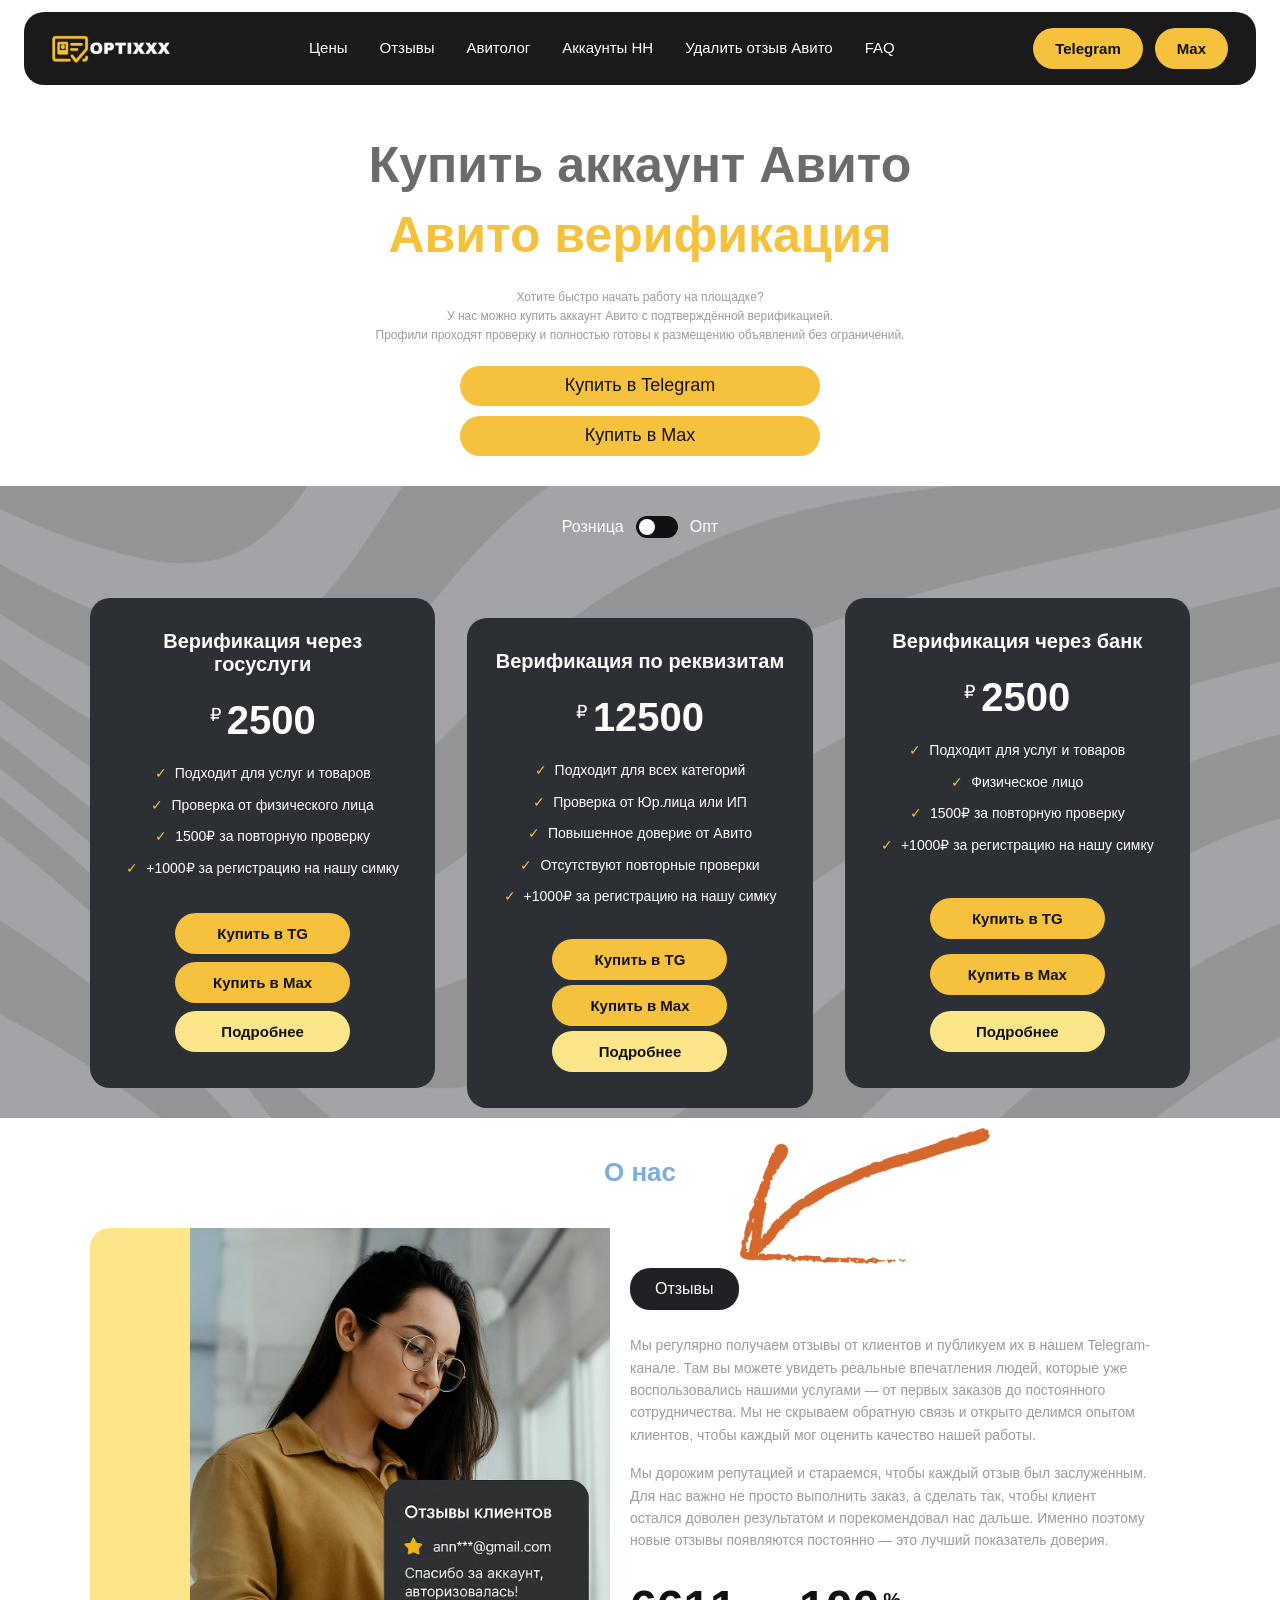
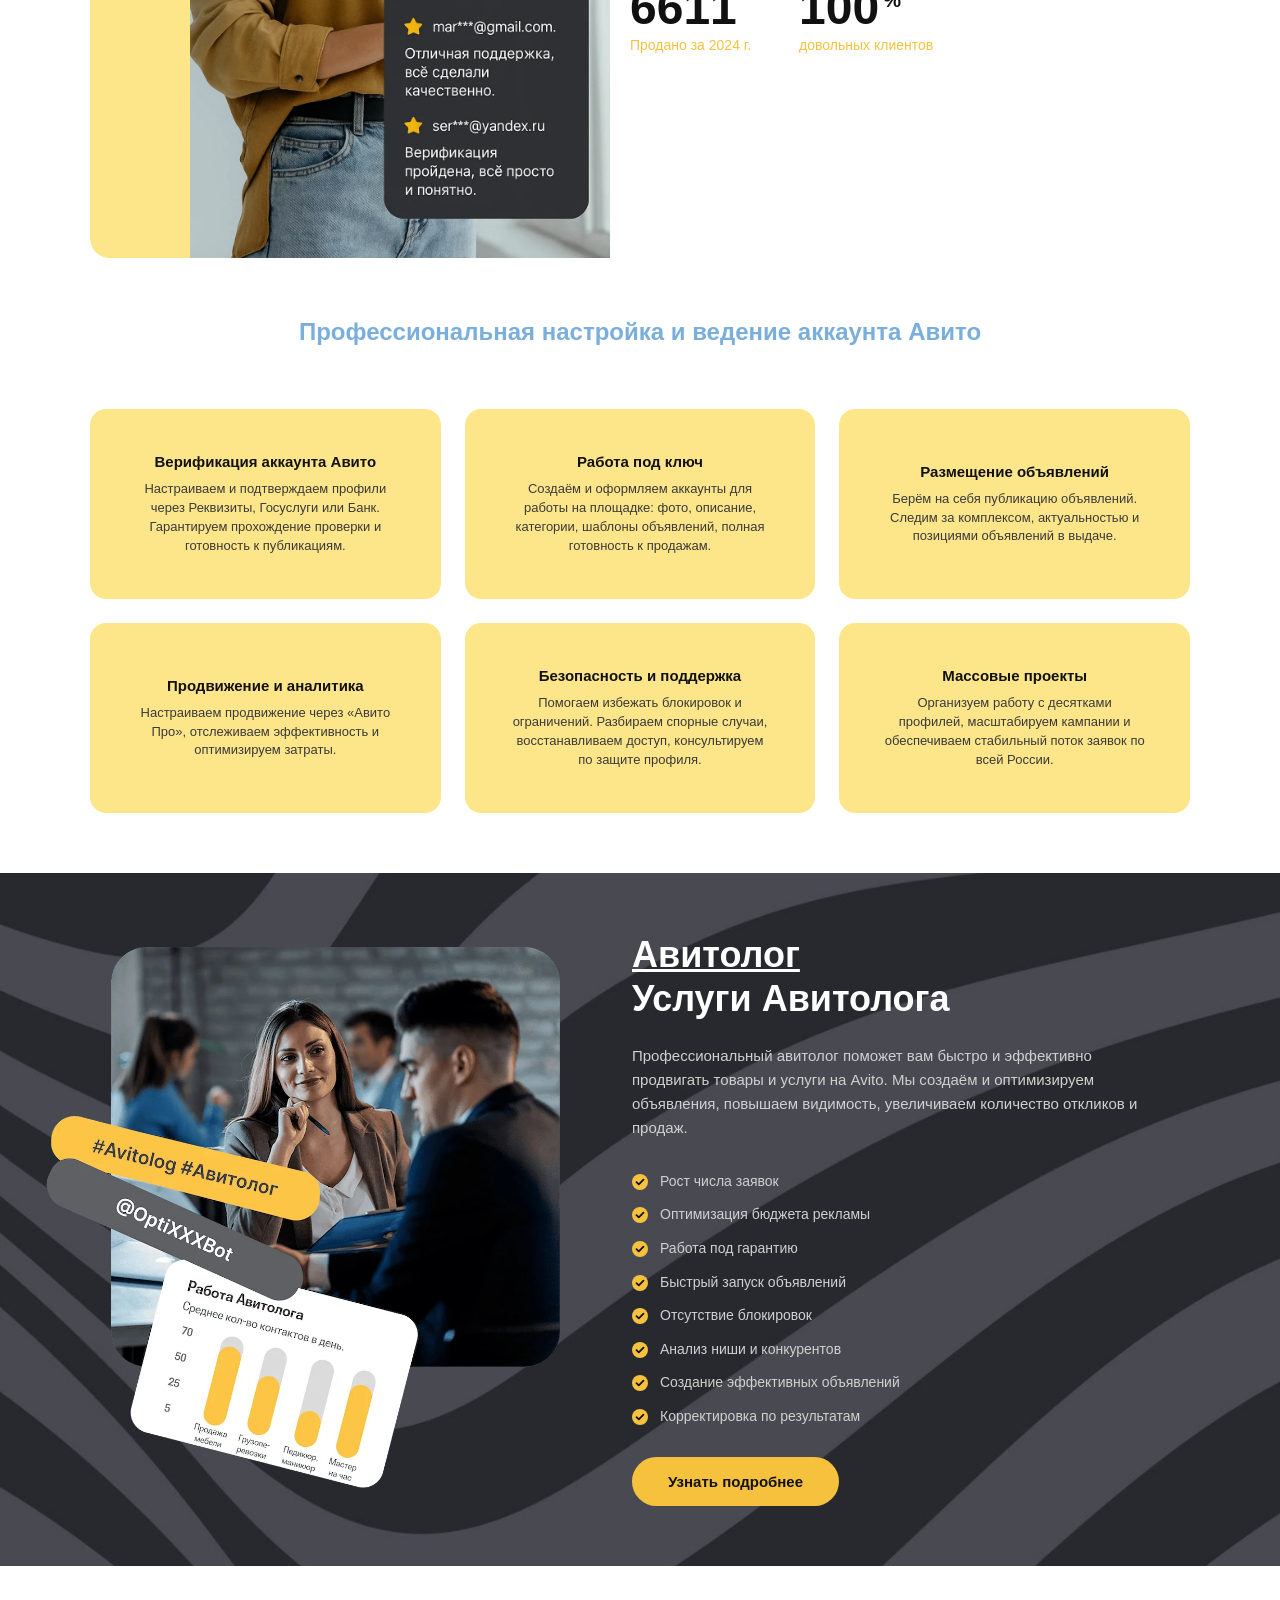
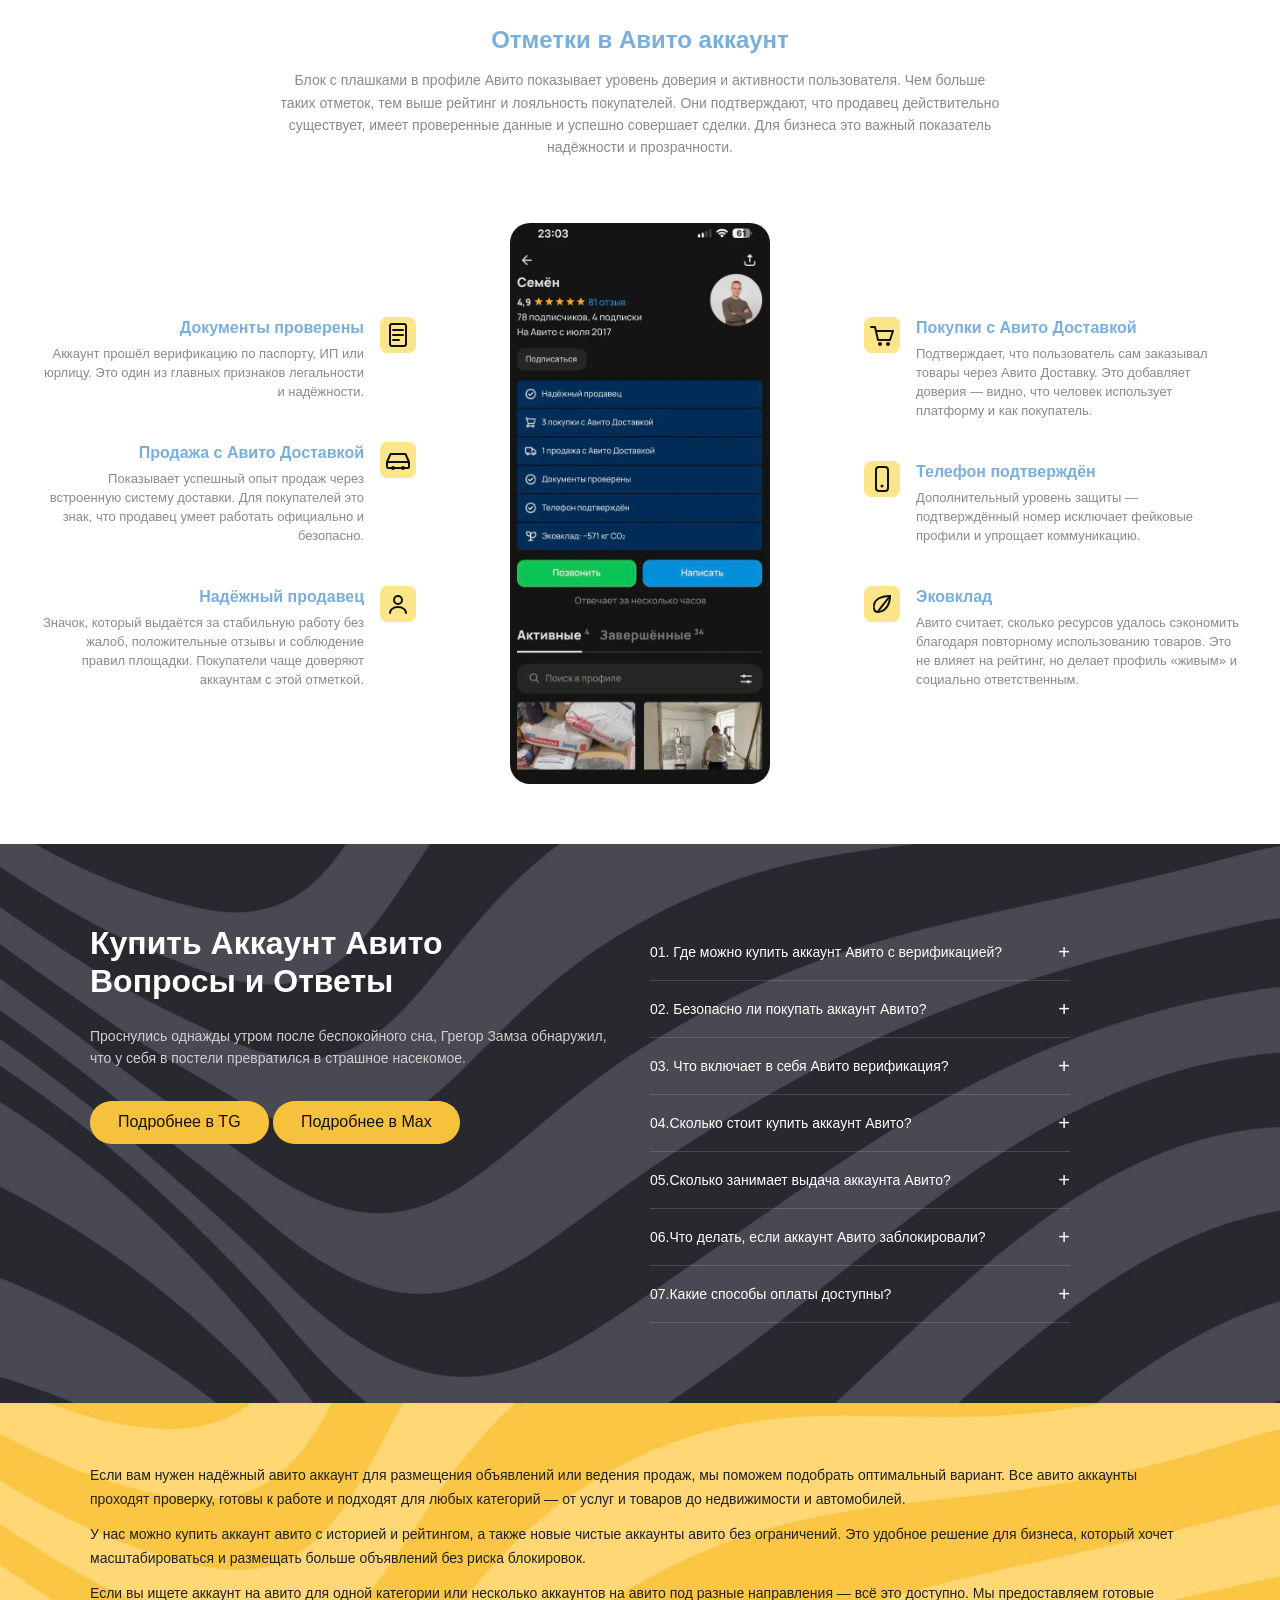
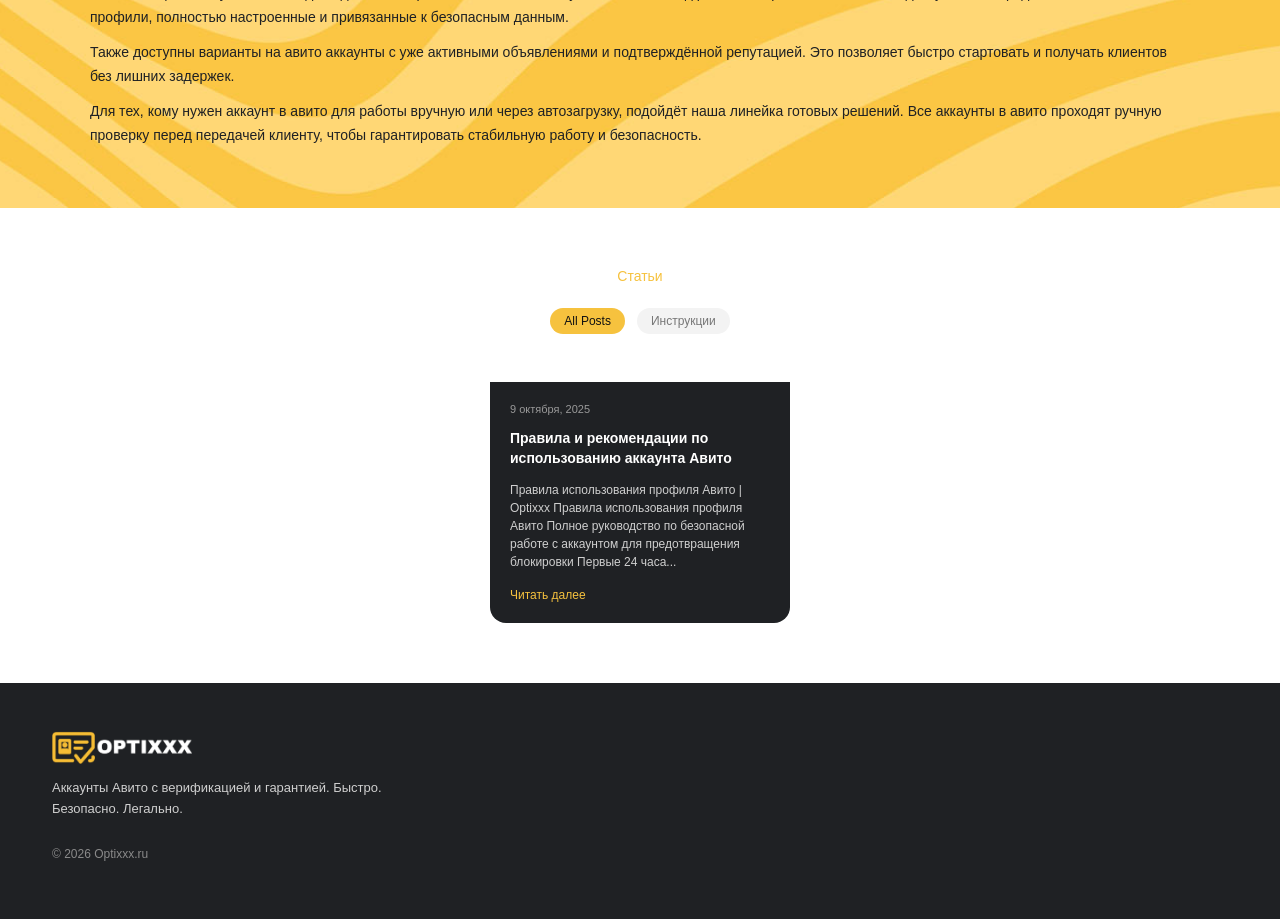
<file: index.html>
<!DOCTYPE html>
<html lang="ru">
	<head>
        <meta charset="UTF-8"/>
        <meta http-equiv="X-UA-Compatible" content="IE=edge"/>
        <meta name="viewport" content="width=device-width, initial-scale=1.0"/>
        <title>Купить аккаунт Авито | Avito верификация с гарантией | Optixxx</title>
        <meta name="description" content="Хотите быстро начать продажи? У нас можно купить аккаунт Авито с верификацией и гарантией. Готовые профили для безопасных публикаций."/>
        <meta name="keywords" content="Купить аккаунт Авито, аккаунта авито, верификация авито"/>
		<meta name="robots" content="index, follow"/>
        <link rel="canonical" href="https://optixxx.ru/"/>
        <!-- Open Graph -->
        <meta property="og:type" content="website"/>
        <meta property="og:title" content="Купить аккаунт Авито | Avito верификация с гарантией — Optixxx"/>
        <meta property="og:description" content="Хотите быстро начать продажи? У нас можно купить аккаунт Авито с верификацией и гарантией. Готовые профили для безопасных публикаций."/>
        <meta property="og:url" content="https://optixxx.ru/"/>
        <meta property="og:image" content="https://optixxx.ru/img/logo.png"/>
        <!-- Favicon -->
        <link rel="icon" href="favicon.ico" type="image/x-icon">
        <link rel="apple-touch-icon" href="/apple-touch-icon.png">
        <!-- Styles -->
        <link rel="stylesheet" href="css/styles.css" media="all">
        <!-- Scripts -->
        <script src="js/animations.js" defer></script>
        <script src="js/mobile-menu.js" defer></script>
        <script src="js/tariffs-switcher.js" defer></script>
        <script src="js/counters.js" defer></script>
        <script src="js/faq.js" defer></script>
        <script src="js/scroll-top.js" defer></script>
	</head>
	<body>
		<!-- metrika -->
		<script type="text/javascript">
		(function(m, e, t, r, i, k, a) {
			m[i] = m[i] || function() {
			(m[i].a = m[i].a || []).push(arguments)
			};
			m[i].l = 1 * new Date();
			for (var j = 0; j < document.scripts.length; j++) {
			if (document.scripts[j].src === r) {
				return;
			}
			}
			k = e.createElement(t), a = e.getElementsByTagName(t)[0], k.async = 1, k.src = r, a.parentNode.insertBefore(k, a)
		})(window, document, 'script', 'https://mc.yandex.ru/metrika/tag.js?id=104427988', 'ym');
		ym(104427988, 'init', {
			ssr: true,
			webvisor: true,
			clickmap: true,
			ecommerce:"dataLayer",
            referrer: document.referrer,
            url: location.href,
            accurateTrackBounce:true,
            trackLinks:true
		});
		</script>
		<noscript>
			<div><img src="https://mc.yandex.ru/watch/104427988" style="position:absolute; left:-9999px;" alt="" /></div>
		</noscript>
		<!-- /metrika -->
        <button class="burger" aria-label="Открыть меню">
            <span></span>
            <span></span>
            <span></span>
        </button>
		<header class="header">
			<div class="container">
				<div class="header__inner">
					<!-- ЛОГО -->
					<a href="/" class="logo">
					<img src="img/logo.png" alt="Optixxx">
					</a>
					<!-- МЕНЮ -->
					<nav class="nav">
						<ul class="nav__list">
							<li><a href="/#tariffs">Цены</a></li>
							<li><a href="/#about">Отзывы</a></li>
							<li><a href="/avitolog">Авитолог</a></li>
							<li><a href="/akkaunt-hh">Аккаунты HH</a></li>
							<li><a href="/udalit-otzyv-avito">Удалить отзыв Авито</a></li>
							<li><a href="/#faq">FAQ</a></li>
						</ul>
					</nav>
                    <!-- CTA -->
                    <div class="header__cta">
                        <a href="https://t.me/" class="btn btn--telegram" target="_blank">Telegram</a>
                        <a href="https://max.ru/id360801300595_2_bot" class="btn btn--telegram" target="_blank">Max</a>
                    </div>
				</div>
			</div>
		</header>
		<main>
			<!-- ================= HERO ================= -->
			<section id="hero" class="hero">
				<div class="container hero__inner">
					<h1 class="hero__title">
						Купить аккаунт Авито<br>
						<span>Авито верификация</span>
					</h1>
					<p class="hero__text">
						Хотите быстро начать работу на площадке?<br>
						У нас можно купить аккаунт Авито с подтверждённой верификацией.<br>
						Профили проходят проверку и полностью готовы к размещению
						объявлений без ограничений.
					</p>
					<a href="https://t.me/" class="hero__btn">Купить в Telegram</a>
					<a href="https://max.ru/id360801300595_2_bot" class="hero__btn">Купить в Max</a>
				</div>
			</section>
			<!-- ================= TARIFFS ================= -->
			<section id="tariffs" class="tariffs animate">
				<div class="container">
					<!-- переключатель -->
					<div class="tariffs__switcher">
						<span>Розница</span>
						<div class="switcher">
							<span class="switcher__dot"></span>
						</div>
						<span>Опт</span>
					</div>
					<p class="tariffs__note">
						*При покупке от 10 профилей сразу.
					</p>
					<div class="tariffs__grid">
						<article class="tariff-card">
							<h3 class="tariff-card__title">Верификация через госуслуги</h3>
							<div class="tariff-card__price"
								data-retail="2500"
								data-wholesale="2300">
								<span class="price__currency">₽</span>
								<span class="price__value">2500</span>
							</div>
							<ul class="tariff-card__list">
								<li>Подходит для услуг и товаров</li>
								<li>Проверка от физического лица</li>
								<li>1500₽ за повторную проверку</li>
								<li>+1000₽ за регистрацию на нашу симку</li>
							</ul>
							<a href="https://t.me/" class="tariff-card__btn">Купить в TG</a>
							<a href="https://max.ru/id360801300595_2_bot" class="tariff-card__btn">Купить в Max</a>
							<a href="/account_gosuslugi" class="tariff-card__btn-more">Подробнее</a>
						</article>
						<article class="tariff-card tariff-card--featured">
							<h3 class="tariff-card__title">Верификация по реквизитам</h3>
							<div class="tariff-card__price"
								data-retail="12500"
								data-wholesale="11500">
								<span class="price__currency">₽</span>
								<span class="price__value">12500</span>
							</div>
							<ul class="tariff-card__list">
								<li>Подходит для всех категорий</li>
								<li>Проверка от Юр.лица или ИП</li>
								<li>Повышенное доверие от Авито</li>
								<li>Отсутствуют повторные проверки</li>
								<li>+1000₽ за регистрацию на нашу симку</li>
							</ul>
							<a href="https://t.me/" class="tariff-card__btn">Купить в TG</a>
							<a href="https://max.ru/id360801300595_2_bot" class="tariff-card__btn">Купить в Max</a>
							<a href="/account_company" class="tariff-card__btn-more">Подробнее</a>
						</article>
						<article class="tariff-card">
							<h3 class="tariff-card__title">Верификация через банк</h3>
							<div class="tariff-card__price"
								data-retail="2500"
								data-wholesale="2300">
								<span class="price__currency">₽</span>
								<span class="price__value">2500</span>
							</div>
							<ul class="tariff-card__list">
								<li>Подходит для услуг и товаров</li>
								<li>Физическое лицо</li>
								<li>1500₽ за повторную проверку</li>
								<li>+1000₽ за регистрацию на нашу симку</li>
							</ul>
							<a href="https://t.me/" class="tariff-card__btn">Купить в TG</a>
							<a href="https://max.ru/id360801300595_2_bot" class="tariff-card__btn">Купить в Max</a>
							<a href="/account_bank" class="tariff-card__btn-more">Подробнее</a>
						</article>
					</div>
				</div>
			</section>
			<!-- ================= ABOUT ================= -->
			<section id="about" class="about animate">
				<div class="container">
					<h2 class="about__title">О нас</h2>
					<div class="about__grid">
						<!-- ЛЕВАЯ ЧАСТЬ -->
						<div class="about__media">
							<div class="about__image">
								<img src="img/banner_first.webp" alt="Отзывы клиентов">
							</div>
						</div>
						<!-- ПРАВАЯ ЧАСТЬ -->
						<div class="about__content">
							<img
								src="img/arrow.png"
								alt=""
								class="about__arrow"
								>
							<a href="https://t.me/" class="about__reviews-btn">Отзывы</a>
							<p class="about__text">Мы регулярно получаем отзывы от клиентов и публикуем их в нашем Telegram-канале. Там вы можете увидеть реальные впечатления людей, которые уже воспользовались нашими услугами — от первых заказов до постоянного сотрудничества. Мы не скрываем обратную связь и открыто делимся опытом клиентов, чтобы каждый мог оценить качество нашей работы.</p>
							<p class="about__text">Мы дорожим репутацией и стараемся, чтобы каждый отзыв был заслуженным. Для нас важно не просто выполнить заказ, а сделать так, чтобы клиент остался доволен результатом и порекомендовал нас дальше. Именно поэтому новые отзывы появляются постоянно — это лучший показатель доверия.</p>
							<div class="about__stats">
								<div class="about__stat">
									<span class="about__stat-value" data-count="6611">0</span>
									<span class="about__stat-label">Продано за 2024 г.</span>
								</div>
								<div class="about__stat">
									<div class="about__stat-number">
										<span class="about__stat-value" data-count="100">0</span>
										<span class="about__stat-percent">%</span>
									</div>
									<span class="about__stat-label">довольных клиентов</span>
								</div>
							</div>
						</div>
					</div>
				</div>
			</section>
			<!-- ================= SERVICES ================= -->
			<section id="services" class="services animate">
				<div class="container">
					<h2 class="services__title">
						Профессиональная настройка и ведение аккаунта Авито
					</h2>
					<div class="services__grid">
						<div class="service-card">
							<div class="service-card__inner">
								<h3 class="service-card__title">Верификация аккаунта Авито</h3>
								<p class="service-card__text">Настраиваем и подтверждаем профили через Реквизиты, Госуслуги или Банк. Гарантируем прохождение проверки и готовность к публикациям.</p>
							</div>
						</div>
						<div class="service-card">
							<div class="service-card__inner">
								<h3 class="service-card__title">Работа под ключ</h3>
								<p class="service-card__text">
									Создаём и оформляем аккаунты для работы
									на площадке: фото, описание, категории,
									шаблоны объявлений, полная готовность к продажам.
								</p>
							</div>
						</div>
						<div class="service-card">
							<div class="service-card__inner">
								<h3 class="service-card__title">Размещение объявлений</h3>
								<p class="service-card__text">
									Берём на себя публикацию объявлений.
									Следим за комплексом, актуальностью и
									позициями объявлений в выдаче.
								</p>
							</div>
						</div>
						<div class="service-card">
							<div class="service-card__inner">
								<h3 class="service-card__title">Продвижение и аналитика</h3>
								<p class="service-card__text">
									Настраиваем продвижение через «Авито Про»,
									отслеживаем эффективность и оптимизируем
									затраты.
								</p>
							</div>
						</div>
						<div class="service-card">
							<div class="service-card__inner">
								<h3 class="service-card__title">Безопасность и поддержка</h3>
								<p class="service-card__text">
									Помогаем избежать блокировок и ограничений.
									Разбираем спорные случаи, восстанавливаем
									доступ, консультируем по защите профиля.
								</p>
							</div>
						</div>
						<div class="service-card">
							<div class="service-card__inner">
								<h3 class="service-card__title">Массовые проекты</h3>
								<p class="service-card__text">
									Организуем работу с десятками профилей,
									масштабируем кампании и обеспечиваем
									стабильный поток заявок по всей России.
								</p>
							</div>
						</div>
					</div>
				</div>
			</section>
			<!-- ================= АВИТОЛОГ ================= -->
			<section id="avitolog" class="avitolog animate">
				<div class="container">
					<div class="avitolog__grid">
						<!-- LEFT IMAGE -->
						<div class="avitolog__image">
							<img src="img/banner_second.webp" alt="Авитолог">
						</div>
						<!-- RIGHT CONTENT -->
						<div class="avitolog__content">
							<h2 class="avitolog__title"><u>Авитолог</u><br><span>Услуги Авитолога</span>
							</h2>
							<p class="avitolog__text">Профессиональный авитолог поможет вам быстро и эффективно продвигать товары и услуги на Avito. Мы создаём и оптимизируем объявления, повышаем видимость, увеличиваем количество откликов и продаж.</p>
							<ul class="avitolog__list">
								<li>
									<span class="check-icon"></span>
									Рост числа заявок
								</li>
								<li>
									<span class="check-icon"></span>
									Оптимизация бюджета рекламы
								</li>
								<li>
									<span class="check-icon"></span>
									Работа под гарантию
								</li>
								<li>
									<span class="check-icon"></span>
									Быстрый запуск объявлений
								</li>
								<li>
									<span class="check-icon"></span>
									Отсутствие блокировок
								</li>
								<li>
									<span class="check-icon"></span>
									Анализ ниши и конкурентов
								</li>
								<li>
									<span class="check-icon"></span>
									Создание эффективных объявлений
								</li>
								<li>
									<span class="check-icon"></span>
									Корректировка по результатам
								</li>
							</ul>
                            <a href="/avitolog" class="avitolog__btn">Узнать подробнее</a>
						</div>
					</div>
				</div>
			</section>
			<!-- ================= ОТМЕТКИ В АККАУНТ ================= -->
			<section id="marks" class="marks animate">
				<div class="container">
					<h2 class="marks__title">Отметки в Авито аккаунт</h2>
					<p class="marks__subtitle">Блок с плашками в профиле Авито показывает уровень доверия и активности пользователя. Чем больше таких отметок, тем выше рейтинг и лояльность покупателей. Они подтверждают, что продавец действительно существует, имеет проверенные данные и успешно совершает сделки. Для бизнеса это важный показатель надёжности и прозрачности.</p>
					<div class="marks__grid">
						<!-- LEFT -->
						<div class="marks__column">
							<div class="mark-item">
								<div class="mark-item__icon">
									<img src="img/icons/docs.svg" alt="купить аккаунт Авито">
								</div>
								<div class="mark-item__content">
									<h4>Документы проверены</h4>
									<p>Аккаунт прошёл верификацию по паспорту, ИП или юрлицу. Это один из главных признаков легальности и надёжности.</p>
								</div>
							</div>
							<div class="mark-item">
								<div class="mark-item__icon">
									<img src="img/icons/car.svg" alt="купить аккаунт Авито">
								</div>
								<div class="mark-item__content">
									<h4>Продажа с Авито Доставкой</h4>
									<p>Показывает успешный опыт продаж через встроенную систему доставки. Для покупателей это знак, что продавец умеет работать официально и безопасно.</p>
								</div>
							</div>
							<div class="mark-item">
								<div class="mark-item__icon">
									<img src="img/icons/seller.svg" alt="купить аккаунт Авито">
								</div>
								<div class="mark-item__content">
									<h4>Надёжный продавец</h4>
									<p>Значок, который выдаётся за стабильную работу без жалоб, положительные отзывы и соблюдение правил площадки. Покупатели чаще доверяют аккаунтам с этой отметкой.</p>
								</div>
							</div>
						</div>
						<!-- CENTER -->
						<div class="marks__phone">
							<img src="img/avito_acc.webp" alt="Авито аккаунт">
						</div>
						<!-- RIGHT -->
						<div class="marks__column">
							<div class="mark-item">
								<div class="mark-item__icon">
									<img src="img/icons/cart.svg" alt="купить аккаунт Авито">
								</div>
								<div class="mark-item__content">
									<h4>Покупки с Авито Доставкой</h4>
									<p>Подтверждает, что пользователь сам заказывал товары через Авито Доставку. Это добавляет доверия — видно, что человек использует платформу и как покупатель.</p>
								</div>
							</div>
							<div class="mark-item">
								<div class="mark-item__icon">
									<img src="img/icons/phone.svg" alt="купить аккаунт Авито">
								</div>
								<div class="mark-item__content">
									<h4>Телефон подтверждён</h4>
									<p>Дополнительный уровень защиты — подтверждённый номер исключает фейковые профили и упрощает коммуникацию.</p>
								</div>
							</div>
							<div class="mark-item">
								<div class="mark-item__icon">
									<img src="img/icons/eco.svg" alt="купить аккаунт Авито">
								</div>
								<div class="mark-item__content">
									<h4>Эковклад</h4>
									<p>Авито считает, сколько ресурсов удалось сэкономить благодаря повторному использованию товаров. Это не влияет на рейтинг, но делает профиль «живым» и социально ответственным.</p>
								</div>
							</div>
						</div>
					</div>
				</div>
			</section>
			<!-- ================= FAQ ================= -->
			<section id="faq" class="faq animate">
				<div class="container">
					<div class="faq__grid">
						<!-- LEFT -->
						<div class="faq__intro">
							<h2 class="faq__title">
								Купить Аккаунт Авито<br>
								<span>Вопросы и Ответы</span>
							</h2>
							<p class="faq__text">
								Проснулись однажды утром после беспокойного сна, Грегор Замза обнаружил,
								что у себя в постели превратился в страшное насекомое.
							</p>
							<a href="https://t.me/" class="faq__btn">Подробнее в TG</a>
							<a href="https://max.ru/id360801300595_2_bot" class="faq__btn">Подробнее в Max</a>
						</div>
						<!-- RIGHT -->
						<div class="faq__list">
							<div class="faq-item">
								<button class="faq-item__question">01. Где можно купить аккаунт Авито с верификацией?<span class="faq-item__icon">+</span></button>
								<div class="faq-item__answer">
									<p>Купить аккаунт Авито с подтверждённой верификацией можно у нас — все профили проходят проверку и полностью готовы к публикации объявлений. Мы гарантируем безопасность и корректную настройку под ваши задачи.</p>
								</div>
							</div>
							<div class="faq-item">
								<button class="faq-item__question">02. Безопасно ли покупать аккаунт Авито?<span class="faq-item__icon">+</span></button>
								<div class="faq-item__answer">
									<p>Да, если вы приобретаете профиль у проверенного поставщика. Мы работаем только с верифицированными аккаунтами Авито, что исключает риск блокировок и проблем с доступом.</p>
								</div>
							</div>
							<div class="faq-item">
								<button class="faq-item__question">03. Что включает в себя Авито верификация?<span class="faq-item__icon">+</span></button>
								<div class="faq-item__answer">
									<p>Авито верификация — это подтверждение личности владельца через Реквизиты, Госуслуги или Банк. После прохождения проверки аккаунт получает доверие системы и возможность размещать объявления без ограничений.</p>
								</div>
							</div>
							<div class="faq-item">
								<button class="faq-item__question">04.Сколько стоит купить аккаунт Авито?<span class="faq-item__icon">+</span></button>
								<div class="faq-item__answer">
									<p>Стоимость зависит от типа профиля и способа верификации. Средняя цена на верифицированный аккаунт Авито — от 2 400 ₽ до 12 000 ₽. Индивидуальные проекты рассчитываются отдельно.</p>
								</div>
							</div>
							<div class="faq-item">
								<button class="faq-item__question">05.Сколько занимает выдача аккаунта Авито?<span class="faq-item__icon">+</span></button>
								<div class="faq-item__answer">
									<p>Всё зависит от выбранного варианта. Профили с верификацией через Госуслуги или Банк готовы в течение дня, а настройка по Реквизитам занимает 1–2 суток.</p>
								</div>
							</div>
							<div class="faq-item">
								<button class="faq-item__question">06.Что делать, если аккаунт Авито заблокировали?<span class="faq-item__icon">+</span></button>
								<div class="faq-item__answer">
									<p>Если вы приобрели аккаунт у нас, мы поможем разобраться в причине блокировки и восстановить доступ. В большинстве случаев проблему удаётся решить через повторную проверку.</p>
								</div>
							</div>
							<div class="faq-item">
								<button class="faq-item__question">07.Какие способы оплаты доступны?<span class="faq-item__icon">+</span></button>
								<div class="faq-item__answer">
									<p>Мы принимаем оплату удобным для вас способом — переводом на банковскую карту или в криптовалюте USDT (TRC-20). Оба варианта безопасны, а подтверждение сделки осуществляется только после согласования с менеджером.</p>
								</div>
							</div>
						</div>
					</div>
				</div>
			</section>
			<!-- ================= INFO TEXT ================= -->
			<section class="info-block animate">
				<div class="container">
					<div class="info-block__content">
						<p>Если вам нужен надёжный авито аккаунт для размещения объявлений или ведения продаж, мы поможем подобрать оптимальный вариант. Все авито аккаунты проходят проверку, готовы к работе и подходят для любых категорий — от услуг и товаров до недвижимости и автомобилей.</p>
						<p>У нас можно купить аккаунт авито с историей и рейтингом, а также новые чистые аккаунты авито без ограничений. Это удобное решение для бизнеса, который хочет масштабироваться и размещать больше объявлений без риска блокировок.</p>
						<p>Если вы ищете аккаунт на авито для одной категории или несколько аккаунтов на авито под разные направления — всё это доступно. Мы предоставляем готовые профили, полностью настроенные и привязанные к безопасным данным.</p>
						<p>Также доступны варианты на авито аккаунты с уже активными объявлениями и подтверждённой репутацией. Это позволяет быстро стартовать и получать клиентов без лишних задержек.</p>
						<p>Для тех, кому нужен аккаунт в авито для работы вручную или через автозагрузку, подойдёт наша линейка готовых решений. Все аккаунты в авито проходят ручную проверку перед передачей клиенту, чтобы гарантировать стабильную работу и безопасность.</p>
					</div>
				</div>
			</section>
			<!-- ================= ARTICLES ================= -->
			<section id="articles" class="articles animate">
				<div class="container">
					<h2 class="articles__title">Статьи</h2>
					<div class="articles__filters">
						<button class="articles__filter is-active">All Posts</button>
						<button class="articles__filter">Инструкции</button>
					</div>
					<div class="articles__grid">
						<article class="article-card">
							<time class="article-card__date">9 октября, 2025</time>
							<h3 class="article-card__title">
								<a href="article.html">Правила и рекомендации по использованию аккаунта Авито</a>
							</h3>
							<p class="article-card__excerpt">Правила использования профиля Авито | Optixxx Правила использования профиля Авито Полное руководство по безопасной работе с аккаунтом для предотвращения блокировки Первые 24 часа...</p>
							<a href="article.html" class="article-card__link" aria-label="Читать статью про правила использования аккаунта Авито">Читать далее</a>
						</article>
					</div>
				</div>
			</section>
			<script>
				document.addEventListener("DOMContentLoaded", () => {
				  const filters = document.querySelectorAll(".articles__filter");
				
				  filters.forEach(btn => {
				    btn.addEventListener("click", () => {
				      filters.forEach(b => b.classList.remove("is-active"));
				      btn.classList.add("is-active");
				    });
				  });
				});
			</script>
		</main>
		<!-- ================= FOOTER ================= -->
		<footer class="footer">
			<div class="container">
				<div class="footer__content">
					<img
						src="img/logo.png"
						alt="OPTixxx"
						class="footer__logo"
						>
					<p class="footer__text">
						Аккаунты Авито с верификацией и гарантией. Быстро.<br>
						Безопасно. Легально.
					</p>
					<span class="footer__copy">
					© 2026 Optixxx.ru
					</span>
				</div>
			</div>
		</footer>
		<div class="mobile-menu">
			<nav class="mobile-menu__nav">
				<a href="/#prices">Цены</a>
				<a href="/#about">Отзывы</a>
				<a href="/avitolog">Авитолог</a>
                <a href="/akkaunt-hh">Аккаунты HH</a>
                <a href="/udalit-otzyv-avito">Удалить отзыв Авито</a>
				<a href="/#faq">FAQ</a>
				<a href="https://t.me/" target="_blank">Telegram</a>
				<a href="https://max.ru/id360801300595_2_bot" target="_blank">Max</a>
			</nav>
		</div>
        <button class="scroll-top" aria-label="Прокрутить страницу наверх">
            <img src="img/scroll-top.svg" alt="вернуться наверх">
        </button>
        <!-- ================= PROMO WIDGET ================= -->
        <div class="promo-widget" id="promoWidget" style="display: none;">
            <button class="promo-widget__close" id="promoClose" aria-label="Закрыть"></button>
            <h3 class="promo-widget__title">
                Нужны заявки с Авито? 🚀
            </h3>
            <p class="promo-widget__text">
                Запущу объявления под ключ и выведу аккаунт в стабильный поток обращений.
            </p>
            <a href="https://t.me/" class="promo-widget__btn">
                Написать в Telegram
            </a>
            <a href="https://max.ru/id360801300595_2_bot" class="promo-widget__btn">
                Написать в Max
            </a>
        </div>
		<script src="//code.jivo.ru/widget/45LiCBazyI" async></script>
        <script>
            window.addEventListener("load", function() {
                const widget = document.getElementById("promoWidget");
                const closeBtn = document.getElementById("promoClose");

                setTimeout(function() {
                    widget.classList.add("is-active");
                }, 2000);

                closeBtn.addEventListener("click", function() {
                    widget.classList.remove("is-active");
                });
            });
        </script>
	</body>
</html>
</file>
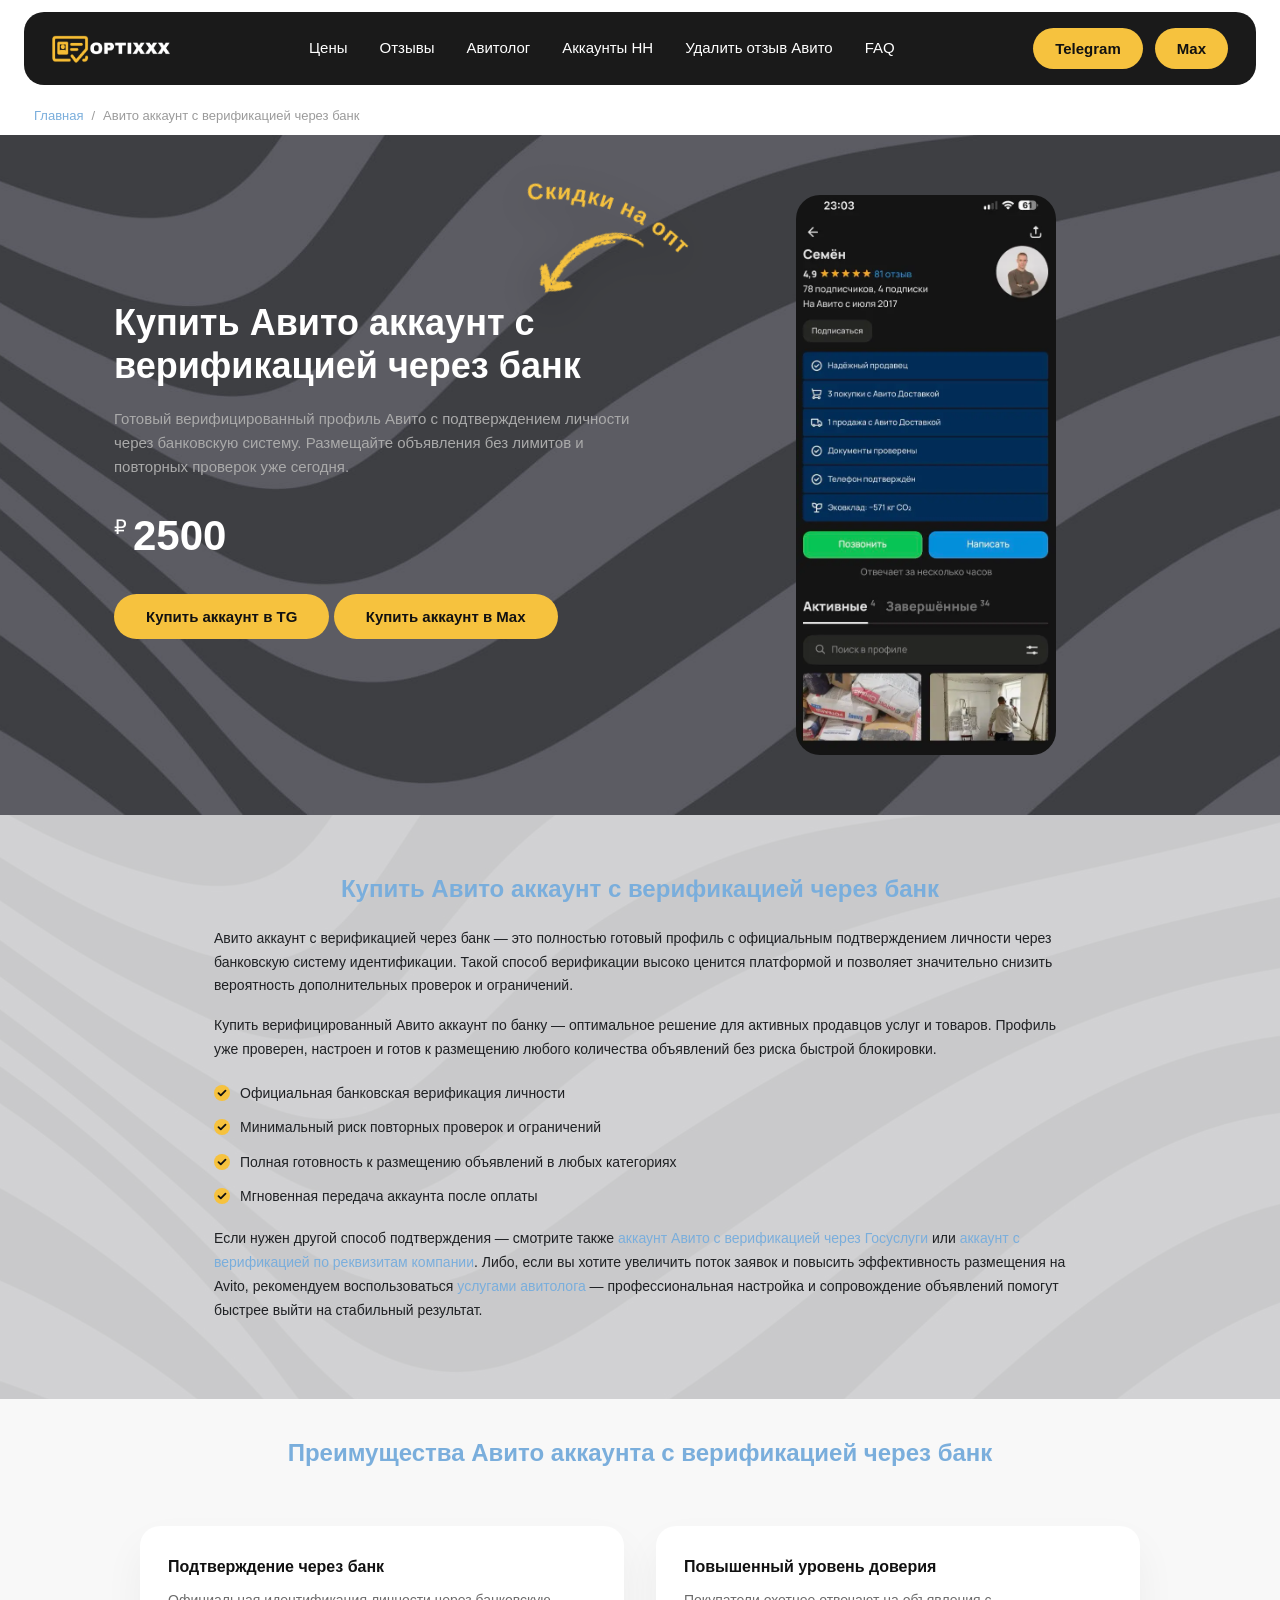
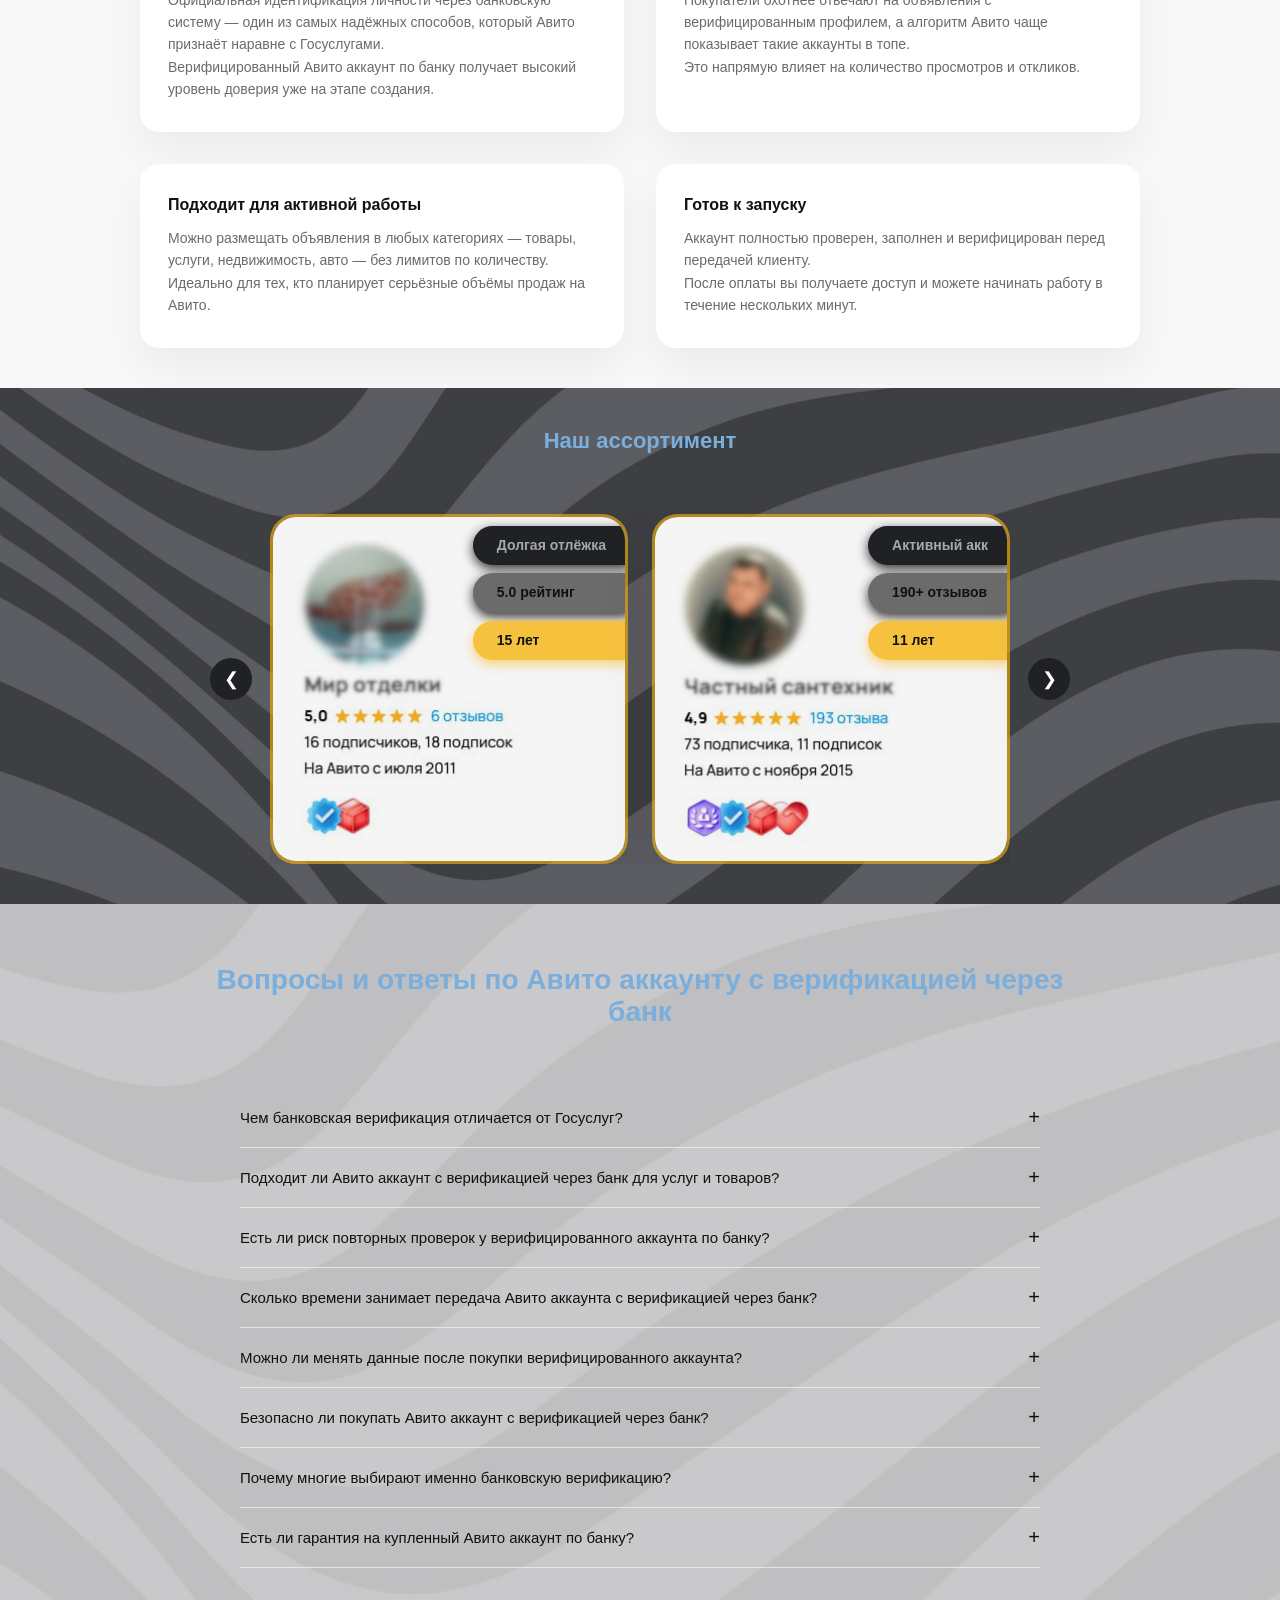
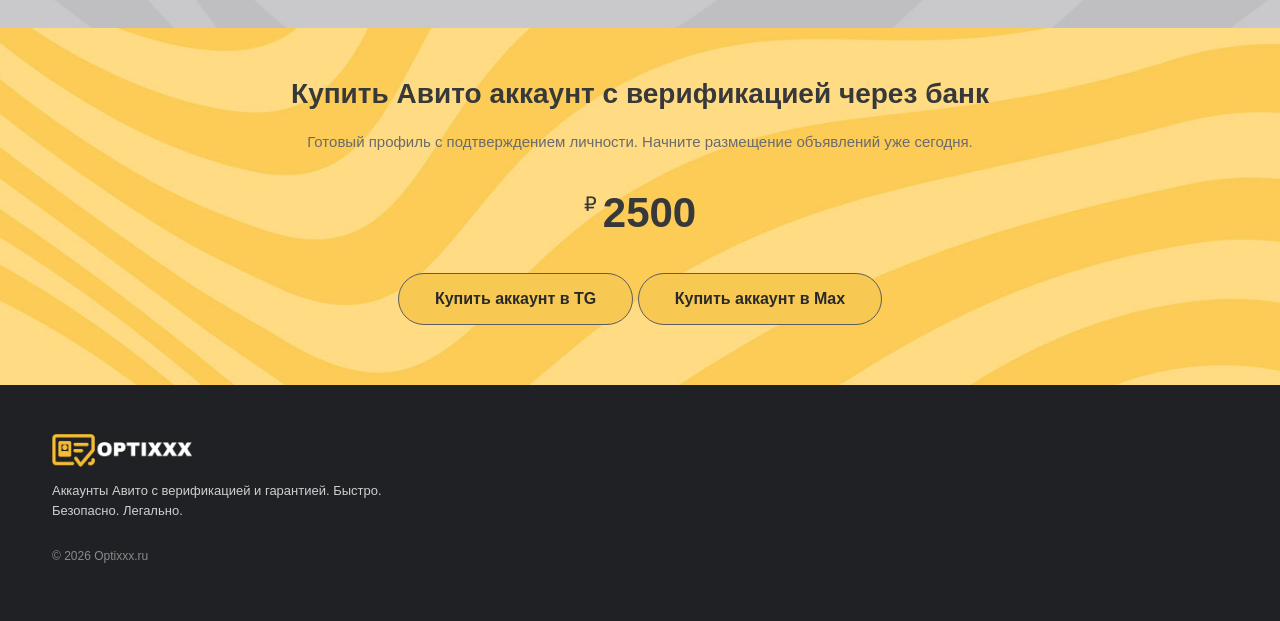
<file: account_bank/index.html>
<!DOCTYPE html>
<html lang="ru">
    <head>
        <meta charset="UTF-8"/>
        <meta http-equiv="X-UA-Compatible" content="IE=edge"/>
        <meta name="viewport" content="width=device-width, initial-scale=1.0"/>
        <title>Купить Авито аккаунт с верификацией через банк — готовый профиль 2500 ₽ | Optixxx</title>
        <meta name="description" content="Купить Авито аккаунт с верификацией через банк 2026 — 2500 ₽. Готовый верифицированный аккаунт Авито по банку без ограничений и повторных проверок. Быстрая передача после оплаты."/>
        <meta name="robots" content="index, follow"/>
        <link rel="canonical" href="https://optixxx.ru/account_bank"/>
        <!-- Open Graph -->
        <meta property="og:type" content="product"/>
        <meta property="og:title" content="Авито аккаунт с верификацией через банк"/>
        <meta property="og:description" content="Готовый Авито аккаунт с подтверждением личности через банк. Подходит для услуг и товаров. Цена 2500 ₽."/>
        <meta property="og:url" content="https://optixxx.ru/account_bank"/>
        <meta property="og:image" content="https://optixxx.ru/img/logo.png"/>
        <!-- Favicon -->
        <link rel="icon" href="../favicon.ico" type="image/x-icon">
        <link rel="apple-touch-icon" href="/apple-touch-icon.png">
        <!-- Styles -->
        <link rel="stylesheet" href="../css/styles.css" media="all">
        <link rel="stylesheet" href="../css/product-styles.css" media="all">
        <!-- Scripts -->
        <script src="../js/mobile-menu.js" defer></script>
        <script src="../js/product-animations.js" defer></script>
        <script src="../js/scroll-top.js" defer></script>
        <script type="application/ld+json">
            {
                "@context": "https://schema.org",
                "@type": "FAQPage",
                "mainEntity": [
                {
                    "@type": "Question",
                    "name": "Чем банковская верификация отличается от подтверждения через Госуслуги?",
                    "acceptedAnswer": {
                        "@type": "Answer",
                        "text": "Верификация проходит через банковскую систему идентификации личности и является альтернативой подтверждению через Госуслуги."
                    }
                },
                {
                    "@type": "Question",
                    "name": "Подходит ли аккаунт для размещения услуг и товаров?",
                    "acceptedAnswer": {
                        "@type": "Answer",
                        "text": "Да, профиль полностью готов к размещению объявлений в популярных категориях."
                    }
                },
                {
                    "@type": "Question",
                    "name": "Есть ли риск повторных проверок?",
                    "acceptedAnswer": {
                        "@type": "Answer",
                        "text": "Банковская верификация снижает вероятность дополнительных проверок, однако активность должна соответствовать правилам площадки."
                    }
                },
                {
                    "@type": "Question",
                    "name": "Сколько времени занимает передача аккаунта?",
                    "acceptedAnswer": {
                        "@type": "Answer",
                        "text": "Передача данных происходит в кратчайшие сроки после подтверждения оплаты."
                    }
                },
                {
                    "@type": "Question",
                    "name": "Можно ли изменить данные после получения?",
                    "acceptedAnswer": {
                        "@type": "Answer",
                        "text": "После передачи вы получаете доступ к профилю и можете изменить часть данных в рамках правил площадки."
                    }
                },
                {
                    "@type": "Question",
                    "name": "Предоставляется ли поддержка после покупки?",
                    "acceptedAnswer": {
                        "@type": "Answer",
                        "text": "Да, мы предоставляем консультационную поддержку после покупки."
                    }
                }
                ]
            }
            </script>
    </head>
	<body>
		<!-- metrika -->
		<script type="text/javascript">
		(function(m, e, t, r, i, k, a) {
			m[i] = m[i] || function() {
			(m[i].a = m[i].a || []).push(arguments)
			};
			m[i].l = 1 * new Date();
			for (var j = 0; j < document.scripts.length; j++) {
			if (document.scripts[j].src === r) {
				return;
			}
			}
			k = e.createElement(t), a = e.getElementsByTagName(t)[0], k.async = 1, k.src = r, a.parentNode.insertBefore(k, a)
		})(window, document, 'script', 'https://mc.yandex.ru/metrika/tag.js?id=104427988', 'ym');
		ym(104427988, 'init', {
			ssr: true,
			webvisor: true,
			clickmap: true,
			ecommerce:"dataLayer",
            referrer: document.referrer,
            url: location.href,
            accurateTrackBounce:true,
            trackLinks:true
		});
		</script>
		<noscript>
			<div><img src="https://mc.yandex.ru/watch/104427988" style="position:absolute; left:-9999px;" alt="" /></div>
		</noscript>
		<!-- /metrika -->
        <button class="burger" aria-label="Открыть меню">
            <span></span>
            <span></span>
            <span></span>
        </button>
		<header class="header">
			<div class="container">
				<div class="header__inner">
					<!-- ЛОГО -->
					<a href="/" class="logo">
					<img src="../img/logo.png" alt="Optixxx">
					</a>
					<!-- МЕНЮ -->
					<nav class="nav">
						<ul class="nav__list">
							<li><a href="/#tariffs">Цены</a></li>
							<li><a href="/#about">Отзывы</a></li>
							<li><a href="/avitolog">Авитолог</a></li>
							<li><a href="/akkaunt-hh">Аккаунты HH</a></li>
							<li><a href="/udalit-otzyv-avito">Удалить отзыв Авито</a></li>
							<li><a href="/#faq">FAQ</a></li>
						</ul>
					</nav>
                    <!-- CTA -->
                    <div class="header__cta">
                        <a href="https://t.me/" class="btn btn--telegram" target="_blank">Telegram</a>
                        <a href="https://max.ru/id360801300595_2_bot" class="btn btn--telegram" target="_blank">Max</a>
                    </div>
				</div>
			</div>
		</header>
        <main>
            <section class="breadcrumbs">
                <div class="container">
                    <nav aria-label="Breadcrumb">
                        <ul class="breadcrumbs__list">
                            <li><a href="../">Главная</a></li>
                            <li>Авито аккаунт с верификацией через банк</li>
                        </ul>
                    </nav>
                </div>
            </section>
            <section class="product">
                <div class="product__promo">
                    <svg class="product__promo-svg" viewBox="0 0 300 200" xmlns="http://www.w3.org/2000/svg">
                        <defs>
                            <path id="promo-curve" d="M 40 60 Q 150 0 260 60" />
                        </defs>
                        <text fill="#f6c23e" font-size="26" font-weight="700" letter-spacing="1">
                            <textPath href="#promo-curve" startOffset="50%" text-anchor="middle">
                                Скидки на опт
                            </textPath>
                        </text>
                        <image href="../img/arrow_top.png" x="80" y="40" width="140" />
                    </svg>
                </div>
                <div class="container product__grid">
                    <div class="product__content">
                        <h1>Купить Авито аккаунт с верификацией через банк</h1>
                        <p class="product__subtitle">
                            Готовый верифицированный профиль Авито с подтверждением личности через банковскую систему.  
                            Размещайте объявления без лимитов и повторных проверок уже сегодня.
                        </p>
                        <div class="product__price">
                            <span class="product__currency">₽</span>
                            <span class="product__value">2500</span>
                        </div>
                        <a href="https://t.me/" class="product__btn">Купить аккаунт в TG</a>
                        <a href="https://max.ru/id360801300595_2_bot" class="product__btn">Купить аккаунт в Max</a>
                    </div>
                    <div class="product__image">
                        <img src="../img/avito_acc.webp"
                             alt="Авито аккаунт с верификацией через банк"
                             width="350"
                             height="680">
                    </div>
                </div>
            </section>
            <section class="product-description">
                <div class="container">
                    <h2>Купить Авито аккаунт с верификацией через банк</h2>
                    <p>Авито аккаунт с верификацией через банк — это полностью готовый профиль с официальным подтверждением личности через банковскую систему идентификации. Такой способ верификации высоко ценится платформой и позволяет значительно снизить вероятность дополнительных проверок и ограничений.</p>
                    <p>Купить верифицированный Авито аккаунт по банку — оптимальное решение для активных продавцов услуг и товаров. Профиль уже проверен, настроен и готов к размещению любого количества объявлений без риска быстрой блокировки.</p>
                    <ul>
                        <li>Официальная банковская верификация личности</li>
                        <li>Минимальный риск повторных проверок и ограничений</li>
                        <li>Полная готовность к размещению объявлений в любых категориях</li>
                        <li>Мгновенная передача аккаунта после оплаты</li>
                    </ul>
                    <p>Если нужен другой способ подтверждения — смотрите также <a href="../account_gosuslugi">аккаунт Авито с верификацией через Госуслуги</a> или <a href="../account_company">аккаунт с верификацией по реквизитам компании</a>. Либо, если вы хотите увеличить поток заявок и повысить эффективность размещения на Avito, рекомендуем воспользоваться <a href="../avitolog">услугами авитолога</a> — профессиональная настройка и сопровождение объявлений помогут быстрее выйти на стабильный результат.</p>
                </div>
            </section>
            <section class="product-advantages">
                <div class="container">
                    <h2 class="product-advantages__title">Преимущества Авито аккаунта с верификацией через банк</h2>
                    <div class="product-advantages__grid">
                        <div class="advantage-card">
                            <h3>Подтверждение через банк</h3>
                            <p>Официальная идентификация личности через банковскую систему — один из самых надёжных способов, который Авито признаёт наравне с Госуслугами.</p>
                            <p>Верифицированный Авито аккаунт по банку получает высокий уровень доверия уже на этапе создания.</p>
                        </div>
                        <div class="advantage-card">
                            <h3>Повышенный уровень доверия</h3>
                            <p>Покупатели охотнее отвечают на объявления с верифицированным профилем, а алгоритм Авито чаще показывает такие аккаунты в топе.</p>
                            <p>Это напрямую влияет на количество просмотров и откликов.</p>
                        </div>
                        <div class="advantage-card">
                            <h3>Подходит для активной работы</h3>
                            <p>Можно размещать объявления в любых категориях — товары, услуги, недвижимость, авто — без лимитов по количеству.</p>
                            <p>Идеально для тех, кто планирует серьёзные объёмы продаж на Авито.</p>
                        </div>
                        <div class="advantage-card">
                            <h3>Готов к запуску</h3>
                            <p>Аккаунт полностью проверен, заполнен и верифицирован перед передачей клиенту.</p>
                            <p>После оплаты вы получаете доступ и можете начинать работу в течение нескольких минут.</p>
                        </div>
                    </div>
                </div>
            </section>
            <section class="product-stock">
                <div class="container">
                    <h2 class="product-stock__title">Наш ассортимент</h2>
                    <div class="stock-slider">
                        <button class="stock-slider__arrow stock-slider__arrow--prev">&#10094;</button>
                        <div class="stock-slider__track">
                            <div class="stock-card">
                                <img src="../img/stock_bank/stock_list1.webp" alt="Аккаунт Авито 12 лет">
                                <div class="stock-card__overlay">
                                    <span1>Долгая отлёжка</span1>
                                    <span2>5.0 рейтинг</span2>
                                    <span3>15 лет</span3>
                                </div>
                            </div>
                            <div class="stock-card">
                                <img src="../img/stock_bank/stock_list2.webp" alt="Аккаунт Авито 14 лет">
                                <div class="stock-card__overlay">
                                    <span1>Активный акк</span1>
                                    <span2>190+ отзывов</span2>
                                    <span3>11 лет</span3>
                                </div>
                            </div>
                            <div class="stock-card">
                                <img src="../img/stock_bank/stock_list3.webp" alt="Аккаунт Авито 8 лет">
                                <div class="stock-card__overlay">
                                    <span1>Высокая активность</span1>
                                    <span2>15+ отзывов</span2>
                                    <span3>5 лет</span3>
                                </div>
                            </div>
                            <div class="stock-card">
                                <img src="../img/stock_bank/stock_list4.webp" alt="Аккаунт Авито 8 лет">
                                <div class="stock-card__overlay">
                                    <span1>Реальные отзывы</span1>
                                    <span2>5.0 рейтинг</span2>
                                    <span3>9 лет</span3>
                                </div>
                            </div>
                            <div class="stock-card">
                                <a href="https://t.me/">
                                    <img src="../img/stock_bank/stock_list5.webp" alt="Аккаунты в наличии">
                                    <div class="stock-card__overlay">
                                        <span>В наличии: 120+ аккантов</span>
                                        <span>Самый старый аккаунт: 15 лет</span>
                                        <span>Максимум отзывов: 459 шт</span>
                                    </div>
                                    <a href="https://t.me/" class="stock-card__btn">Подробнее в Telegram</a>
                                </a>
                            </div>
                        </div>
                        <button class="stock-slider__arrow stock-slider__arrow--next">&#10095;</button>
                    </div>
                </div>
            </section>
            <section class="product-faq">
                <div class="container">
                    <h2 class="product-faq__title">Вопросы и ответы по Авито аккаунту с верификацией через банк</h2>
                    <div class="product-faq__list">
                        <div class="product-faq__item">
                            <button class="product-faq__question">Чем банковская верификация отличается от Госуслуг? <span class="product-faq__icon">+</span></button>
                            <div class="product-faq__answer"><p>Банковская верификация проходит через систему банка, а не через портал Госуслуг. Это альтернативный официальный способ с сопоставимым уровнем доверия.</p></div>
                        </div>
                        <div class="product-faq__item">
                            <button class="product-faq__question">Подходит ли Авито аккаунт с верификацией через банк для услуг и товаров? <span class="product-faq__icon">+</span></button>
                            <div class="product-faq__answer"><p>Да, полностью подходит для любых категорий — услуги, товары, недвижимость, авто. Ограничения по количеству объявлений отсутствуют.</p></div>
                        </div>
                        <div class="product-faq__item">
                            <button class="product-faq__question">Есть ли риск повторных проверок у верифицированного аккаунта по банку? <span class="product-faq__icon">+</span></button>
                            <div class="product-faq__answer"><p>Риск минимальный при соблюдении правил площадки. Банковская верификация сильно снижает вероятность дополнительных проверок.</p></div>
                        </div>
                        <div class="product-faq__item">
                            <button class="product-faq__question">Сколько времени занимает передача Авито аккаунта с верификацией через банк? <span class="product-faq__icon">+</span></button>
                            <div class="product-faq__answer"><p>Обычно от 5 до 60 минут после подтверждения оплаты. В большинстве случаев — в течение 15–30 минут.</p></div>
                        </div>
                        <div class="product-faq__item">
                            <button class="product-faq__question">Можно ли менять данные после покупки верифицированного аккаунта? <span class="product-faq__icon">+</span></button>
                            <div class="product-faq__answer"><p>Да, вы получаете полный доступ и можете изменить телефон, почту, часть персональных данных в рамках правил Авито.</p></div>
                        </div>
                        <div class="product-faq__item">
                            <button class="product-faq__question">Безопасно ли покупать Авито аккаунт с верификацией через банк? <span class="product-faq__icon">+</span></button>
                            <div class="product-faq__answer"><p>Да, аккаунты создаются легально, проходят проверку и передаются с гарантией. Мы не используем взломанные или украденные профили.</p></div>
                        </div>
                        <div class="product-faq__item">
                            <button class="product-faq__question">Почему многие выбирают именно банковскую верификацию? <span class="product-faq__icon">+</span></button>
                            <div class="product-faq__answer"><p>Это быстрее и проще, чем Госуслуги, при этом даёт почти такой же высокий уровень доверия платформы и покупателей.</p></div>
                        </div>
                        <div class="product-faq__item">
                            <button class="product-faq__question">Есть ли гарантия на купленный Авито аккаунт по банку? <span class="product-faq__icon">+</span></button>
                            <div class="product-faq__answer"><p>Да, мы предоставляем гарантию и поддержку в случае проблем в первые дни после покупки.</p></div>
                        </div>
                    </div>
                </div>
            </section>
            <section class="product-cta">
                <div class="container">
                    <div class="product-cta__inner">

                        <h2 class="product-cta__title">
                            Купить Авито аккаунт с верификацией через банк
                        </h2>

                        <p class="product-cta__text">
                            Готовый профиль с подтверждением личности.
                            Начните размещение объявлений уже сегодня.
                        </p>

                        <div class="product-cta__price">
                            <span class="product-cta__currency">₽</span>
                            <span class="product-cta__value">2500</span>
                        </div>

                        <a href="https://t.me/" class="product-cta__btn">Купить аккаунт в TG</a>
                        <a href="https://max.ru/id360801300595_2_bot" class="product-cta__btn">Купить аккаунт в Max</a>

                    </div>
                </div>
            </section>
        </main>
		<!-- ================= FOOTER ================= -->
		<footer class="footer">
			<div class="container">
				<div class="footer__content">
					<img
						src="../img/logo.png"
						alt="OPTixxx"
						class="footer__logo"
						>
					<p class="footer__text">
						Аккаунты Авито с верификацией и гарантией. Быстро.<br>
						Безопасно. Легально.
					</p>
					<span class="footer__copy">
					© 2026 Optixxx.ru
					</span>
				</div>
			</div>
		</footer>
		<div class="mobile-menu">
			<nav class="mobile-menu__nav">
				<a href="/#prices">Цены</a>
				<a href="/#about">Отзывы</a>
				<a href="/avitolog">Авитолог</a>
                <a href="/akkaunt-hh">Аккаунты HH</a>
                <a href="/udalit-otzyv-avito">Удалить отзыв Авито</a>
				<a href="/#faq">FAQ</a>
				<a href="https://t.me/" target="_blank">Telegram</a>
				<a href="https://max.ru/id360801300595_2_bot" target="_blank">Max</a>
			</nav>
		</div>
        <button class="scroll-top" aria-label="Прокрутить страницу наверх">
            <img src="../img/scroll-top.svg" alt="">
        </button>
        <!-- ================= PROMO WIDGET ================= -->
        <div class="promo-widget" id="promoWidget" style="display: none;">
            <button class="promo-widget__close" id="promoClose" aria-label="Закрыть"></button>
            <h3 class="promo-widget__title">
                Готов к размещению объявлений ⚡
            </h3>
            <p class="promo-widget__text">
                Банковская верификация снижает риск ограничений.
                Готовый профиль к активной работе.
            </p>
            <a href="https://t.me/" class="promo-widget__btn">
                Связаться в Telegram
            </a>
            <a href="https://max.ru/id360801300595_2_bot" class="promo-widget__btn">
                Связаться в Max
            </a>
        </div>
		<script src="//code.jivo.ru/widget/45LiCBazyI" async></script>
        <script>
		window.addEventListener("load", function() {
			const widget = document.getElementById("promoWidget");
			const closeBtn = document.getElementById("promoClose");

			setTimeout(function() {
				widget.classList.add("is-active");
			}, 2000);

			closeBtn.addEventListener("click", function() {
				widget.classList.remove("is-active");
			});
		});
	</script>
        <script src="../js/stock-slider.js" defer></script>
	</body>
</html>
</file>
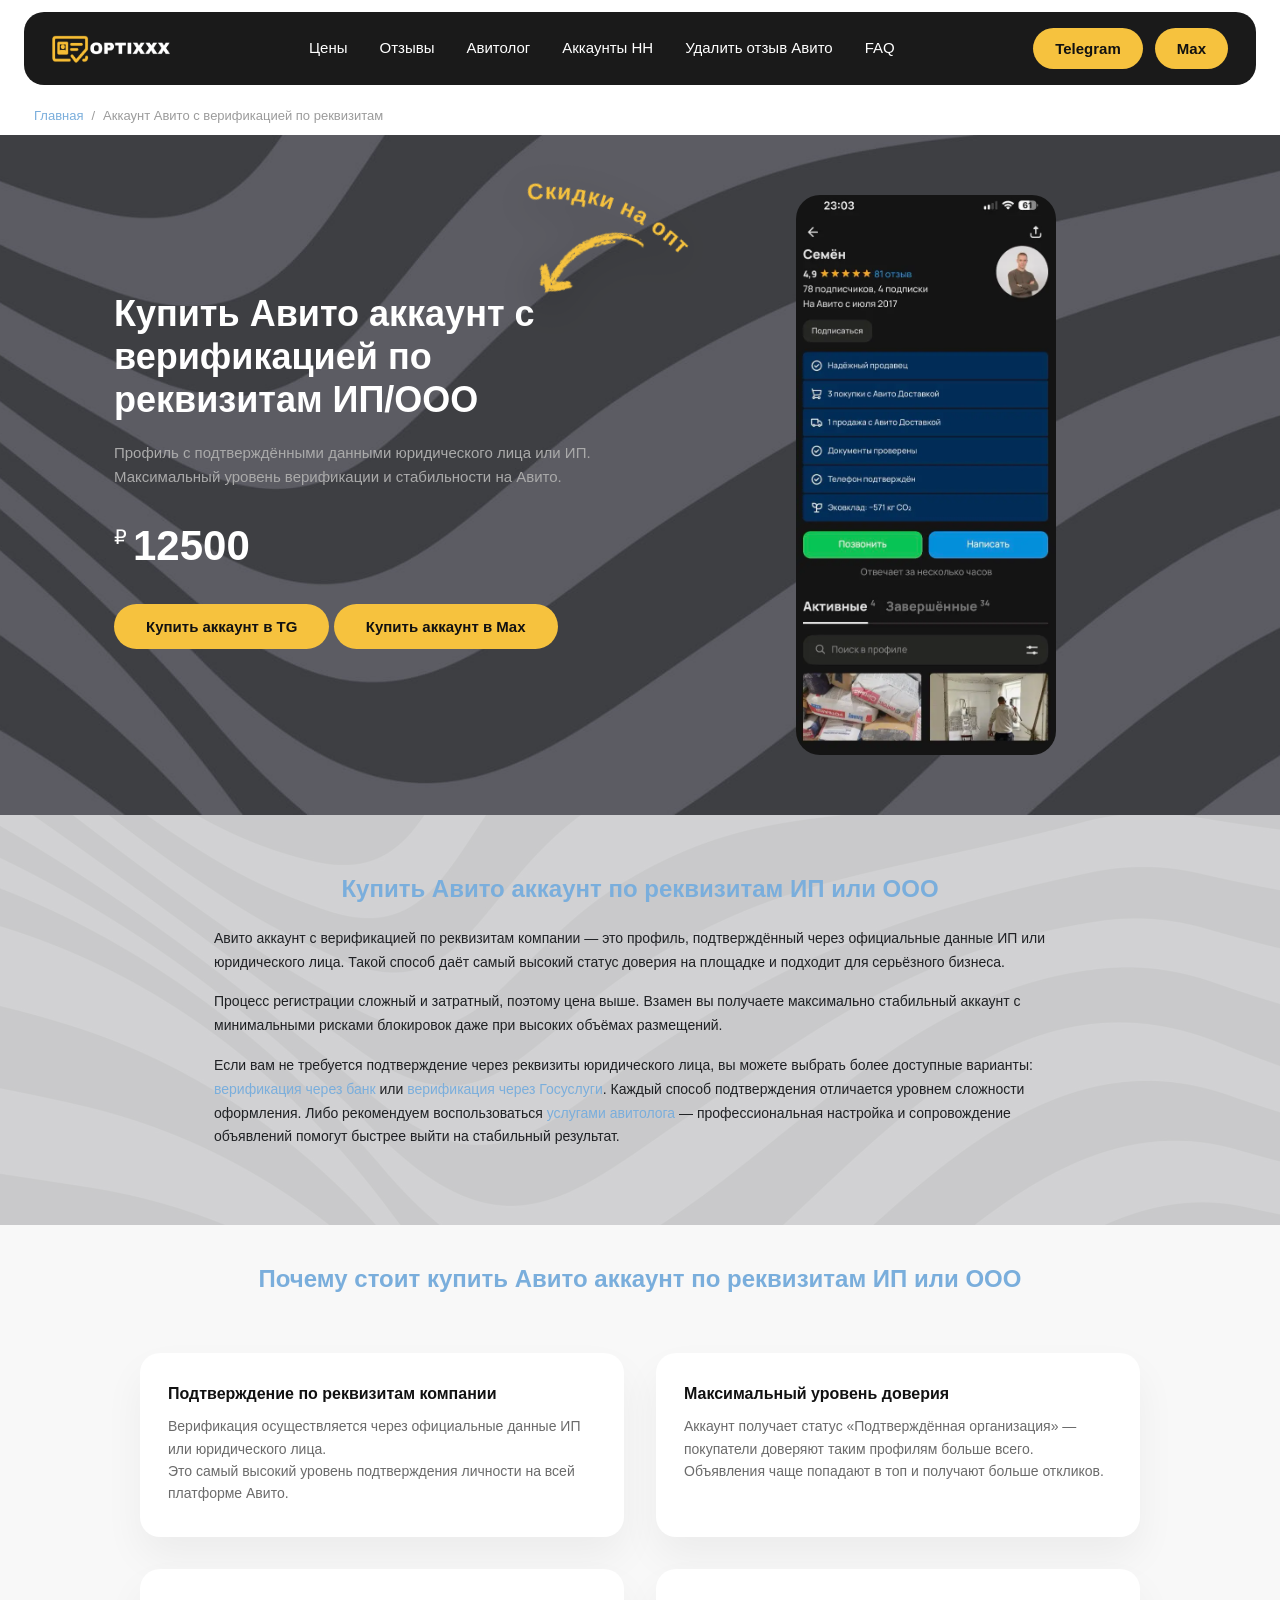
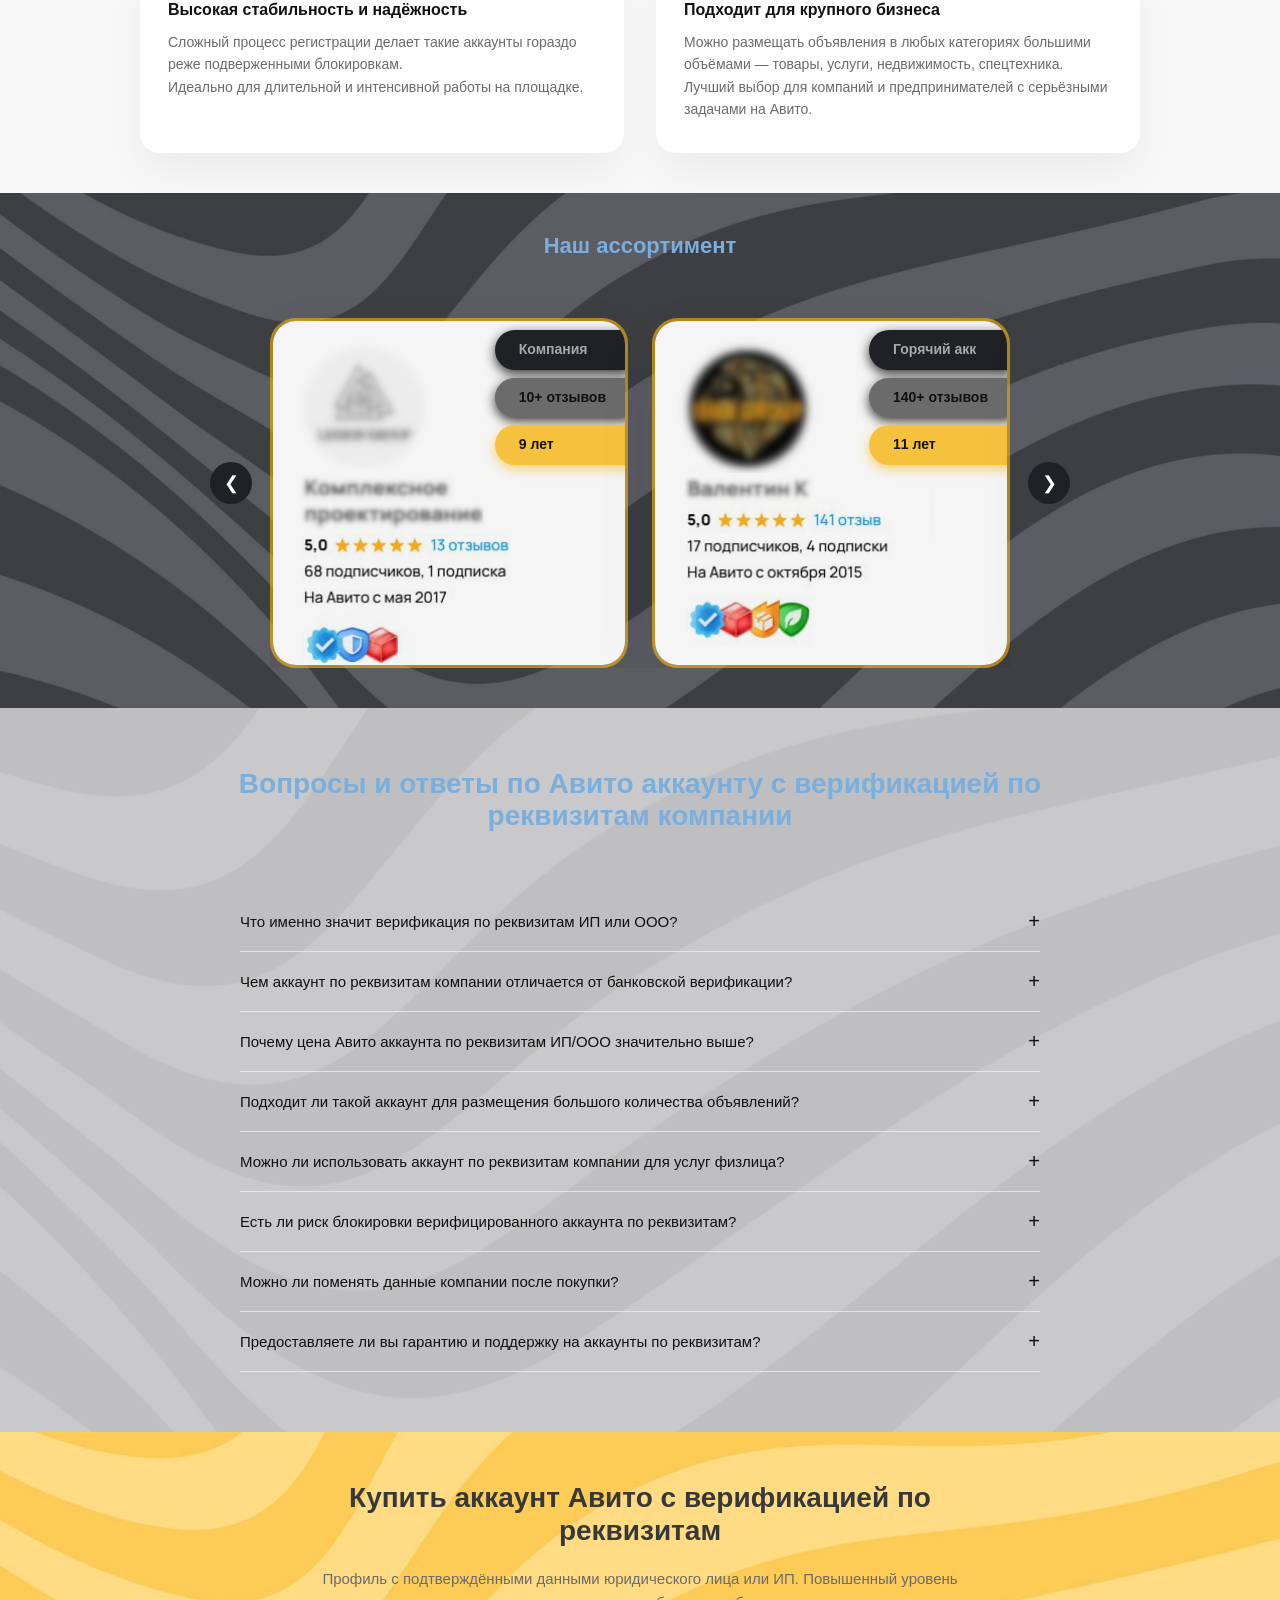
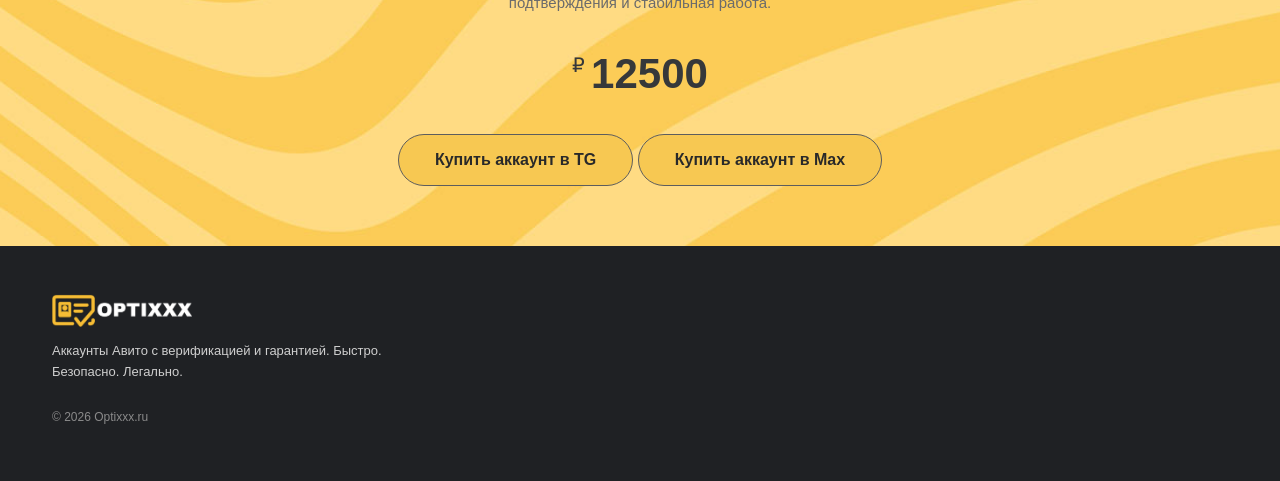
<file: account_company/index.html>
<!DOCTYPE html>
<html lang="ru">
	<head>
        <meta charset="UTF-8"/>
        <meta http-equiv="X-UA-Compatible" content="IE=edge"/>
        <meta name="viewport" content="width=device-width, initial-scale=1.0"/>
    	<title>Купить Авито аккаунт по реквизитам ИП / ООО — максимальная верификация 12500 ₽</title>
        <meta name="description" content="Купить Авито аккаунт с верификацией по реквизитам ИП или ООО — 12 500 ₽. Самый высокий уровень доверия на площадке. Готовый профиль для бизнеса без ограничений."/>
        <meta name="robots" content="index, follow"/>
        <link rel="canonical" href="https://optixxx.ru/account_company"/>
        <!-- Open Graph -->
        <meta property="og:type" content="product"/>
        <meta property="og:title" content="Аккаунт Авито с верификацией по реквизитам"/>
        <meta property="og:description" content="Авито аккаунт с подтверждёнными данными юридического лица или ИП. Цена 12 500 ₽."/>
        <meta property="og:url" content="https://optixxx.ru/account_company"/>
        <meta property="og:image" content="https://optixxx.ru/img/logo.png"/>
        <!-- Favicon -->
        <link rel="icon" href="../favicon.ico" type="image/x-icon">
        <link rel="apple-touch-icon" href="/apple-touch-icon.png">
        <!-- Styles -->
        <link rel="stylesheet" href="../css/styles.css" media="all">
        <link rel="stylesheet" href="../css/product-styles.css" media="all">
        <!-- Scripts -->
        <script src="../js/mobile-menu.js" defer></script>
        <script src="../js/product-animations.js" defer></script>
        <script src="../js/scroll-top.js" defer></script>
	</head>
	<body>
		<!-- metrika -->
		<script type="text/javascript">
		(function(m, e, t, r, i, k, a) {
			m[i] = m[i] || function() {
			(m[i].a = m[i].a || []).push(arguments)
			};
			m[i].l = 1 * new Date();
			for (var j = 0; j < document.scripts.length; j++) {
			if (document.scripts[j].src === r) {
				return;
			}
			}
			k = e.createElement(t), a = e.getElementsByTagName(t)[0], k.async = 1, k.src = r, a.parentNode.insertBefore(k, a)
		})(window, document, 'script', 'https://mc.yandex.ru/metrika/tag.js?id=104427988', 'ym');
		ym(104427988, 'init', {
			ssr: true,
			webvisor: true,
			clickmap: true,
			ecommerce:"dataLayer",
            referrer: document.referrer,
            url: location.href,
            accurateTrackBounce:true,
            trackLinks:true
		});
		</script>
		<noscript>
			<div><img src="https://mc.yandex.ru/watch/104427988" style="position:absolute; left:-9999px;" alt="" /></div>
		</noscript>
		<!-- /metrika -->
        <button class="burger" aria-label="Открыть меню">
            <span></span>
            <span></span>
            <span></span>
        </button>
		<header class="header">
			<div class="container">
				<div class="header__inner">
					<!-- ЛОГО -->
					<a href="/" class="logo">
					<img src="../img/logo.png" alt="Optixxx">
					</a>
					<!-- МЕНЮ -->
					<nav class="nav">
						<ul class="nav__list">
							<li><a href="/#tariffs">Цены</a></li>
							<li><a href="/#about">Отзывы</a></li>
							<li><a href="/avitolog">Авитолог</a></li>
							<li><a href="/akkaunt-hh">Аккаунты HH</a></li>
							<li><a href="/udalit-otzyv-avito">Удалить отзыв Авито</a></li>
							<li><a href="/#faq">FAQ</a></li>
						</ul>
					</nav>
                    <!-- CTA -->
                    <div class="header__cta">
                        <a href="https://t.me/" class="btn btn--telegram" target="_blank">Telegram</a>
                        <a href="https://max.ru/id360801300595_2_bot" class="btn btn--telegram" target="_blank">Max</a>
                    </div>
				</div>
			</div>
		</header>
		<main>
            <section class="breadcrumbs">
                <div class="container">
                    <nav aria-label="Breadcrumb">
                        <ul class="breadcrumbs__list">
                            <li><a href="../">Главная</a></li>
                            <li>Аккаунт Авито с верификацией по реквизитам</li>
                        </ul>
                    </nav>
                </div>
            </section>
            <section class="product">
                <div class="product__promo">
                    <svg class="product__promo-svg" viewBox="0 0 300 200" xmlns="http://www.w3.org/2000/svg">
                        <defs>
                            <path id="promo-curve" d="M 40 60 Q 150 0 260 60" />
                        </defs>
                        <text fill="#f6c23e" font-size="26" font-weight="700" letter-spacing="1">
                            <textPath href="#promo-curve" startOffset="50%" text-anchor="middle">
                                Скидки на опт
                            </textPath>
                        </text>
                        <image href="../img/arrow_top.png" x="80" y="40" width="140" />
                    </svg>
                </div>
                <div class="container product__grid">
                    <div class="product__content">
                        <h1>Купить Авито аккаунт с верификацией по реквизитам ИП/ООО</h1>
                        <p class="product__subtitle">
                            Профиль с подтверждёнными данными юридического лица или ИП.  
                            Максимальный уровень верификации и стабильности на Авито.
                        </p>
                        <div class="product__price">
                            <span class="product__currency">₽</span>
                            <span class="product__value">12500</span>
                        </div>
                        <a href="https://t.me/" class="product__btn">Купить аккаунт в TG</a>
                        <a href="https://max.ru/id360801300595_2_bot" class="product__btn">Купить аккаунт в Max</a>
                    </div>
                    <div class="product__image">
                        <img src="../img/avito_acc.webp"
                             alt="Аккаунт Авито с верификацией по реквизитам компании"
                             width="350"
                             height="680">
                    </div>
                </div>
            </section>
            <section class="product-description">
                <div class="container">
                    <h2>Купить Авито аккаунт по реквизитам ИП или ООО</h2>
                    <p>Авито аккаунт с верификацией по реквизитам компании — это профиль, подтверждённый через официальные данные ИП или юридического лица. Такой способ даёт самый высокий статус доверия на площадке и подходит для серьёзного бизнеса.</p>
                    <p>Процесс регистрации сложный и затратный, поэтому цена выше. Взамен вы получаете максимально стабильный аккаунт с минимальными рисками блокировок даже при высоких объёмах размещений.</p>
                    <p>Если вам не требуется подтверждение через реквизиты юридического лица, вы можете выбрать более доступные варианты: <a href="/account_bank">верификация через банк</a> или <a href="/account_gosuslugi">верификация через Госуслуги</a>. Каждый способ подтверждения отличается уровнем сложности оформления. Либо рекомендуем воспользоваться <a href="/avitolog">услугами авитолога</a> — профессиональная настройка и сопровождение объявлений помогут быстрее выйти на стабильный результат.</p>
                </div>
            </section>
            <section class="product-advantages">
                <div class="container">
                    <h2 class="product-advantages__title">Почему стоит купить Авито аккаунт по реквизитам ИП или ООО</h2>
                    <div class="product-advantages__grid">
                        <div class="advantage-card">
                            <h3>Подтверждение по реквизитам компании</h3>
                            <p>Верификация осуществляется через официальные данные ИП или юридического лица.</p>
                            <p>Это самый высокий уровень подтверждения личности на всей платформе Авито.</p>
                        </div>
                        <div class="advantage-card">
                            <h3>Максимальный уровень доверия</h3>
                            <p>Аккаунт получает статус «Подтверждённая организация» — покупатели доверяют таким профилям больше всего.</p>
                            <p>Объявления чаще попадают в топ и получают больше откликов.</p>
                        </div>
                        <div class="advantage-card">
                            <h3>Высокая стабильность и надёжность</h3>
                            <p>Сложный процесс регистрации делает такие аккаунты гораздо реже подверженными блокировкам.</p>
                            <p>Идеально для длительной и интенсивной работы на площадке.</p>
                        </div>
                        <div class="advantage-card">
                            <h3>Подходит для крупного бизнеса</h3>
                            <p>Можно размещать объявления в любых категориях большими объёмами — товары, услуги, недвижимость, спецтехника.</p>
                            <p>Лучший выбор для компаний и предпринимателей с серьёзными задачами на Авито.</p>
                        </div>
                    </div>
                </div>
            </section>
            <section class="product-stock">
                <div class="container">
                    <h2 class="product-stock__title">Наш ассортимент</h2>
                    <div class="stock-slider">
                        <button class="stock-slider__arrow stock-slider__arrow--prev">&#10094;</button>
                        <div class="stock-slider__track">
                            <div class="stock-card">
                                <img src="../img/stock_company/stock_list1.webp" alt="Аккаунт Авито 12 лет">
                                <div class="stock-card__overlay">
                                    <span1>Компания</span1>
                                    <span2>10+ отзывов</span2>
                                    <span3>9 лет</span3>
                                </div>
                            </div>

                            <div class="stock-card">
                                <img src="../img/stock_company/stock_list2.webp" alt="Аккаунт Авито 14 лет">
                                <div class="stock-card__overlay">
                                    <span1>Горячий акк</span1>
                                    <span2>140+ отзывов</span2>
                                    <span3>11 лет</span3>
                                </div>
                            </div>

                            <div class="stock-card">
                                <img src="../img/stock_company/stock_list3.webp" alt="Аккаунт Авито 8 лет">
                                <div class="stock-card__overlay">
                                    <span1>Топ старорег</span1>
                                    <span2>Трастовый</span2>
                                    <span3>15 лет</span3>
                                </div>
                            </div>

                            <div class="stock-card">
                                <img src="../img/stock_company/stock_list4.webp" alt="Аккаунт Авито 8 лет">
                                <div class="stock-card__overlay">
                                    <span1>Организация</span1>
                                    <span2>45+ отзывов</span2>
                                    <span3>8 лет</span3>
                                </div>
                            </div>

                            <div class="stock-card">
                                <a href="https://t.me/">
                                    <img src="../img/stock_company/stock_list5.webp" alt="Аккаунты в наличии">
                                    <div class="stock-card__overlay">
                                        <span>В наличии: 40+ аккантов</span>
                                        <span>Самый старый аккаунт: 17 лет</span>
                                        <span>Максимум отзывов: 244 шт</span>
                                    </div>
                                    <a href="https://t.me/" class="stock-card__btn">Подробнее в Telegram</a>
                                </a>
                            </div>
                        </div>
                        <button class="stock-slider__arrow stock-slider__arrow--next">&#10095;</button>
                    </div>
                </div>
            </section>
            <section class="product-faq">
    <div class="container">
        <h2 class="product-faq__title">Вопросы и ответы по Авито аккаунту с верификацией по реквизитам компании</h2>

        <div class="product-faq__list">

            <div class="product-faq__item">
                <button class="product-faq__question">Что именно значит верификация по реквизитам ИП или ООО? <span class="product-faq__icon">+</span></button>
                <div class="product-faq__answer">
                    <p>Это подтверждение аккаунта через официальные регистрационные данные юридического лица или индивидуального предпринимателя (ИНН, ОГРН/ОГРНИП и т.д.).</p>
                </div>
            </div>

            <div class="product-faq__item">
                <button class="product-faq__question">Чем аккаунт по реквизитам компании отличается от банковской верификации? <span class="product-faq__icon">+</span></button>
                <div class="product-faq__answer">
                    <p>Здесь используется статус организации (ИП/ООО), а не физического лица. Это даёт самый высокий уровень доверия на Авито — статус «Подтверждённая организация».</p>
                </div>
            </div>

            <div class="product-faq__item">
                <button class="product-faq__question">Почему цена Авито аккаунта по реквизитам ИП/ООО значительно выше? <span class="product-faq__icon">+</span></button>
                <div class="product-faq__answer">
                    <p>Процесс оформления сложный, требует реальных документов компании, занимает больше времени и несёт дополнительные риски/затраты — поэтому стоимость выше.</p>
                </div>
            </div>

            <div class="product-faq__item">
                <button class="product-faq__question">Подходит ли такой аккаунт для размещения большого количества объявлений? <span class="product-faq__icon">+</span></button>
                <div class="product-faq__answer">
                    <p>Да, именно для этого он и создаётся. Аккаунты с верификацией по реквизитам лучше всего переносят высокие объёмы размещений и коммерческую активность.</p>
                </div>
            </div>

            <div class="product-faq__item">
                <button class="product-faq__question">Можно ли использовать аккаунт по реквизитам компании для услуг физлица? <span class="product-faq__icon">+</span></button>
                <div class="product-faq__answer">
                    <p>Технически можно, но лучше соответствовать тематике — Авито может обратить внимание, если организация размещает только частные услуги физлица.</p>
                </div>
            </div>

            <div class="product-faq__item">
                <button class="product-faq__question">Есть ли риск блокировки верифицированного аккаунта по реквизитам? <span class="product-faq__icon">+</span></button>
                <div class="product-faq__answer">
                    <p>Риск минимальный среди всех типов аккаунтов при соблюдении правил. Такие профили считаются самыми стабильными на площадке.</p>
                </div>
            </div>

            <div class="product-faq__item">
                <button class="product-faq__question">Можно ли поменять данные компании после покупки? <span class="product-faq__icon">+</span></button>
                <div class="product-faq__answer">
                    <p>Нет, реквизиты компании изменить нельзя — это основа верификации. Можно менять только контактные данные, описание, логотип и т.п.</p>
                </div>
            </div>

            <div class="product-faq__item">
                <button class="product-faq__question">Предоставляете ли вы гарантию и поддержку на аккаунты по реквизитам? <span class="product-faq__icon">+</span></button>
                <div class="product-faq__answer">
                    <p>Да, стандартная гарантия + помощь с настройкой профиля, подключением оплаты, настройкой рекламы и решением спорных ситуаций в первые недели.</p>
                </div>
            </div>

        </div>
    </div>
</section>
    <section class="product-cta">
		<div class="container">
			<div class="product-cta__inner">

				<h2 class="product-cta__title">
					Купить аккаунт Авито с верификацией по реквизитам
				</h2>

				<p class="product-cta__text">
					Профиль с подтверждёнными данными юридического лица или ИП.
					Повышенный уровень подтверждения и стабильная работа.
				</p>

				<div class="product-cta__price">
					<span class="product-cta__currency">₽</span>
					<span class="product-cta__value">12500</span>
				</div>

                        <a href="https://t.me/" class="product-cta__btn">Купить аккаунт в TG</a>
                        <a href="https://max.ru/id360801300595_2_bot" class="product-cta__btn">Купить аккаунт в Max</a>

			</div>
		</div>
	</section>
		</main>
		<!-- ================= FOOTER ================= -->
		<footer class="footer">
			<div class="container">
				<div class="footer__content">
					<img
						src="../img/logo.png"
						alt="OPTixxx"
						class="footer__logo"
						>
					<p class="footer__text">
						Аккаунты Авито с верификацией и гарантией. Быстро.<br>
						Безопасно. Легально.
					</p>
					<span class="footer__copy">
					© 2026 Optixxx.ru
					</span>
				</div>
			</div>
		</footer>
		<div class="mobile-menu">
			<nav class="mobile-menu__nav">
				<a href="/#prices">Цены</a>
				<a href="/#about">Отзывы</a>
				<a href="/avitolog">Авитолог</a>
                <a href="/akkaunt-hh">Аккаунты HH</a>
                <a href="/udalit-otzyv-avito">Удалить отзыв Авито</a>
				<a href="/#faq">FAQ</a>
				<a href="https://t.me/" target="_blank">Telegram</a>
				<a href="https://max.ru/id360801300595_2_bot" target="_blank">Max</a>
			</nav>
		</div>
        <button class="scroll-top" aria-label="Прокрутить страницу наверх">
            <img src="../img/scroll-top.svg" alt="">
        </button>
        <!-- ================= PROMO WIDGET ================= -->
        <div class="promo-widget" id="promoWidget" style="display: none;">
            <button class="promo-widget__close" id="promoClose" aria-label="Закрыть"></button>
            <h3 class="promo-widget__title">
                Сложная регистрация — надёжный результат 🔐
            </h3>
            <p class="promo-widget__text">
                Аккаунт с подтверждёнными реквизитами.
                Повышенный уровень доверия.
            </p>
            <a href="https://t.me/" class="promo-widget__btn">
                Связаться в Telegram
            </a>
            <a href="https://max.ru/id360801300595_2_bot" class="promo-widget__btn">
                Связаться в Max
            </a>
        </div>
		<script src="//code.jivo.ru/widget/45LiCBazyI" async></script>
        <script>
		window.addEventListener("load", function() {
			const widget = document.getElementById("promoWidget");
			const closeBtn = document.getElementById("promoClose");

			setTimeout(function() {
				widget.classList.add("is-active");
			}, 2000);

			closeBtn.addEventListener("click", function() {
				widget.classList.remove("is-active");
			});
		});
	</script>
        <script src="../js/stock-slider.js" defer></script>
	</body>
</html>
</file>
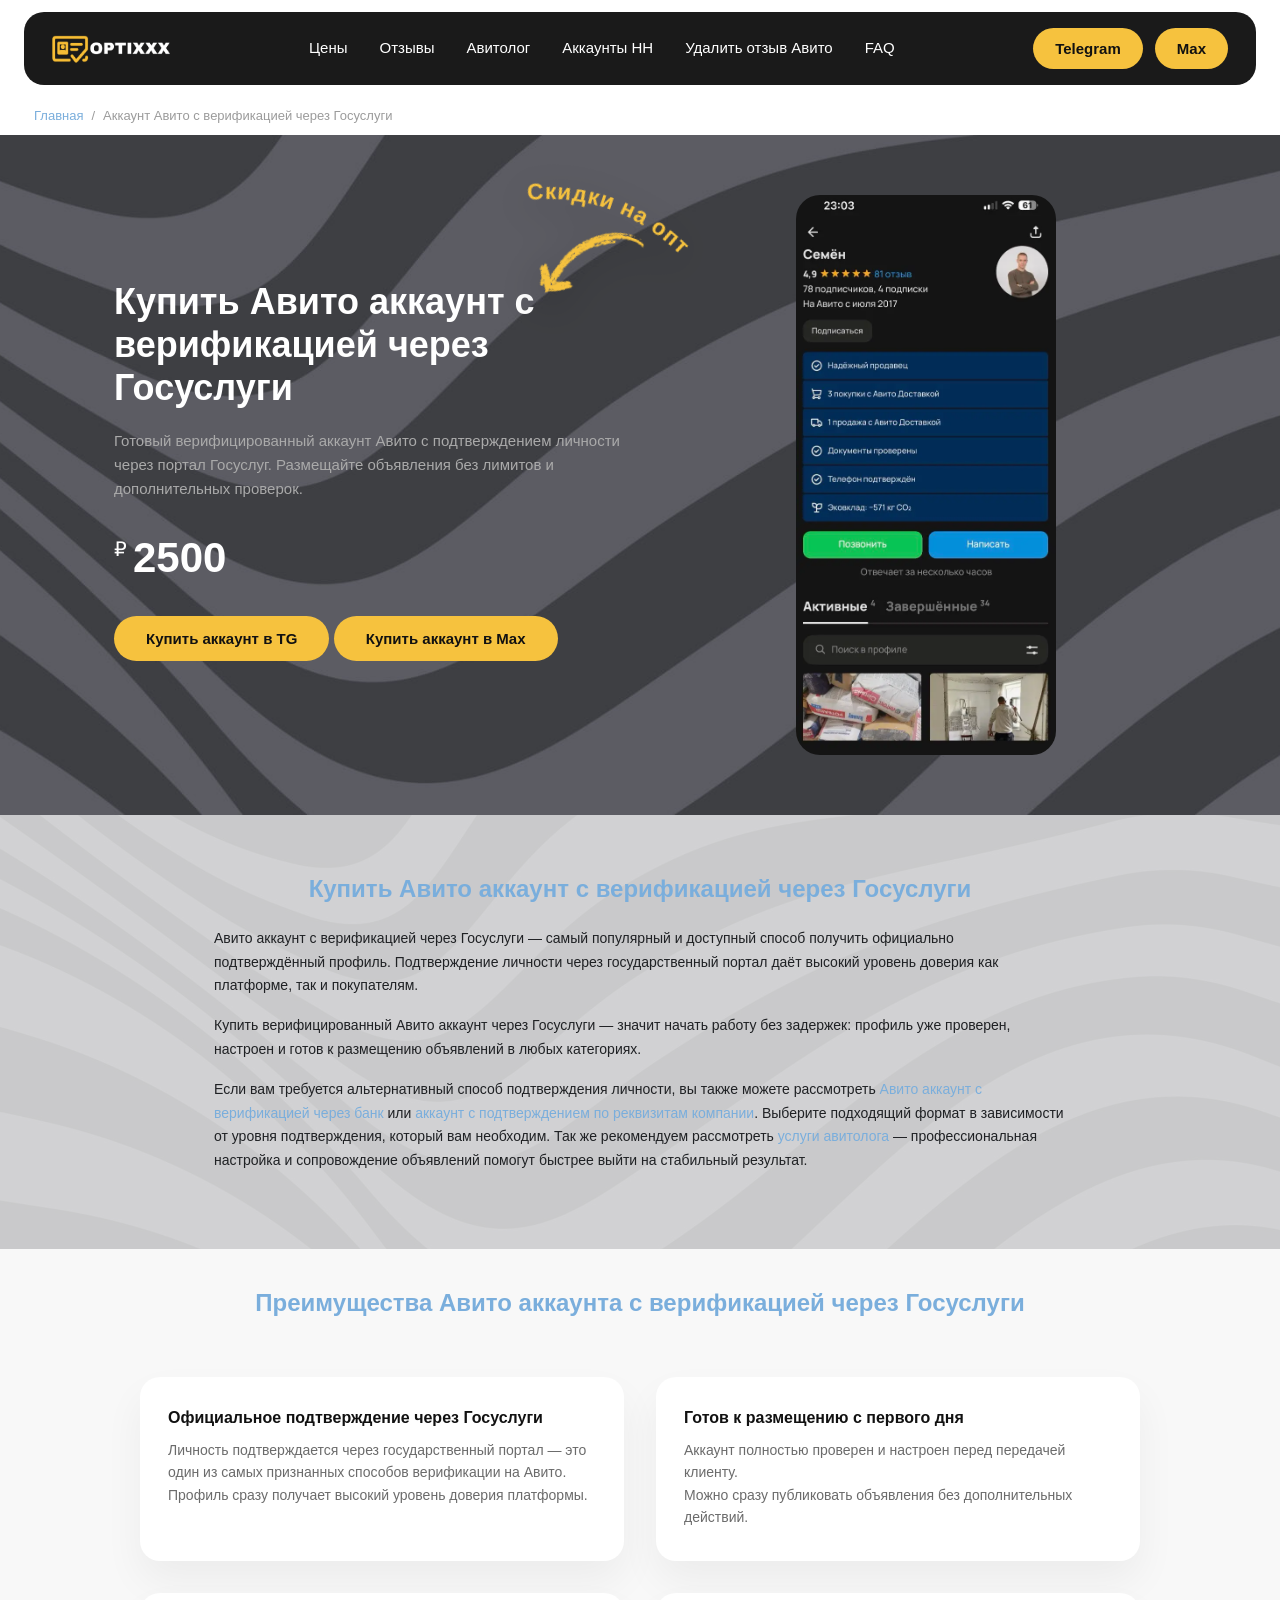
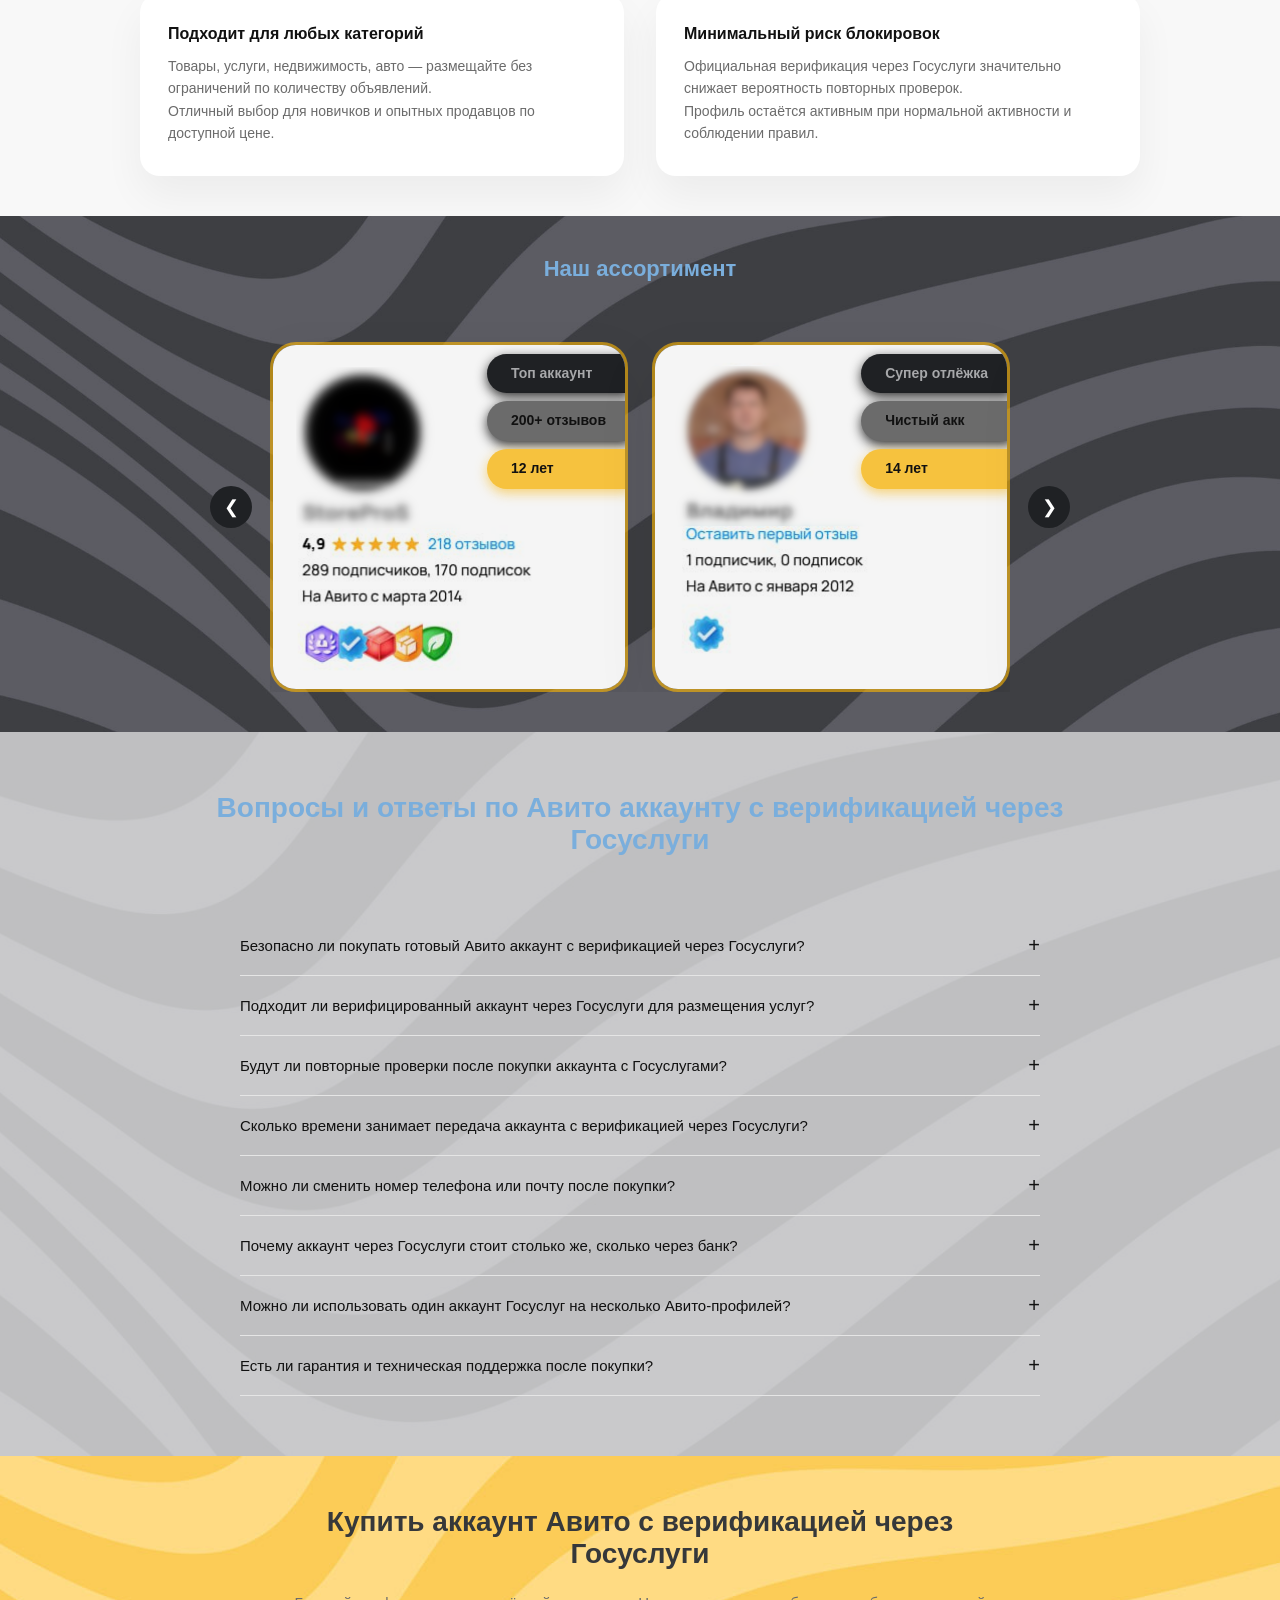
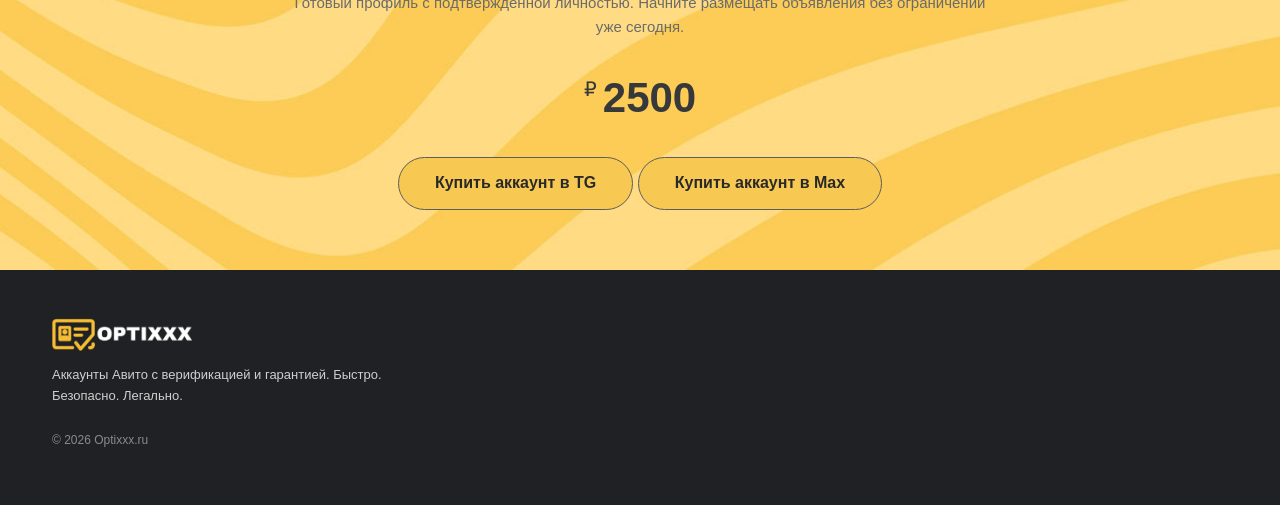
<file: account_gosuslugi/index.html>
<!DOCTYPE html>
<html lang="ru">
	<head>
        <meta charset="UTF-8"/>
        <meta http-equiv="X-UA-Compatible" content="IE=edge"/>
        <meta name="viewport" content="width=device-width, initial-scale=1.0"/>
        <title>Купить Авито аккаунт с верификацией через Госуслуги — готовый профиль 2500 ₽</title>
        <meta name="description" content="Купить Авито аккаунт с верификацией через Госуслуги 2500 ₽ — 2025. Готовый верифицированный профиль без ограничений. Быстрая передача и стабильная работа."/>
        <meta name="robots" content="index, follow"/>
        <link rel="canonical" href="https://optixxx.ru/account_gosuslugi"/>
        <!-- Open Graph -->
        <meta property="og:type" content="product"/>
        <meta property="og:title" content="Аккаунт Авито с верификацией через Госуслуги"/>
        <meta property="og:description" content="Готовый аккаунт Авито с подтверждённой верификацией через Госуслуги. Без ограничений. Цена 2500 ₽."/>
        <meta property="og:url" content="https://optixxx.ru/account_gosuslugi"/>
        <meta property="og:image" content="https://optixxx.ru/img/logo.png"/>
        <!-- Favicon -->
        <link rel="icon" href="../favicon.ico" type="image/x-icon">
        <link rel="apple-touch-icon" href="/apple-touch-icon.png">
        <!-- Styles -->
        <link rel="stylesheet" href="../css/styles.css" media="all">
        <link rel="stylesheet" href="../css/product-styles.css" media="all">
        <!-- Scripts -->
        <script src="../js/mobile-menu.js" defer></script>
        <script src="../js/product-animations.js" defer></script>
        <script src="../js/scroll-top.js" defer></script>
        <script type="application/ld+json">
        {
            "@context": "https://schema.org",
            "@type": "FAQPage",
            "mainEntity": [{
                "@type": "Question",
                "name": "Безопасно ли покупать аккаунт Авито с верификацией?",
                "acceptedAnswer": {
                    "@type": "Answer",
                    "text": "Мы предоставляем аккаунты Авито с официальной верификацией через Госуслуги. Профиль полностью готов к работе."
                }
            },{
                "@type": "Question",
                "name": "Подходит ли аккаунт для размещения услуг?",
                "acceptedAnswer": {
                    "@type": "Answer",
                    "text": "Да, аккаунт подходит для размещения услуг и товаров без ограничений."
                }
            }]
        }
        </script>
	</head>
	<body>
		<!-- metrika -->
		<script type="text/javascript">
		(function(m, e, t, r, i, k, a) {
			m[i] = m[i] || function() {
			(m[i].a = m[i].a || []).push(arguments)
			};
			m[i].l = 1 * new Date();
			for (var j = 0; j < document.scripts.length; j++) {
			if (document.scripts[j].src === r) {
				return;
			}
			}
			k = e.createElement(t), a = e.getElementsByTagName(t)[0], k.async = 1, k.src = r, a.parentNode.insertBefore(k, a)
		})(window, document, 'script', 'https://mc.yandex.ru/metrika/tag.js?id=104427988', 'ym');
		ym(104427988, 'init', {
			ssr: true,
			webvisor: true,
			clickmap: true,
			ecommerce:"dataLayer",
            referrer: document.referrer,
            url: location.href,
            accurateTrackBounce:true,
            trackLinks:true
		});
		</script>
		<noscript>
			<div><img src="https://mc.yandex.ru/watch/104427988" style="position:absolute; left:-9999px;" alt="" /></div>
		</noscript>
		<!-- /metrika -->
        <button class="burger" aria-label="Открыть меню">
            <span></span>
            <span></span>
            <span></span>
        </button>
		<header class="header">
			<div class="container">
				<div class="header__inner">
					<!-- ЛОГО -->
					<a href="/" class="logo">
					<img src="../img/logo.png" alt="Optixxx">
					</a>
					<!-- МЕНЮ -->
					<nav class="nav">
						<ul class="nav__list">
							<li><a href="/#tariffs">Цены</a></li>
							<li><a href="/#about">Отзывы</a></li>
							<li><a href="/avitolog">Авитолог</a></li>
							<li><a href="/akkaunt-hh">Аккаунты HH</a></li>
							<li><a href="/udalit-otzyv-avito">Удалить отзыв Авито</a></li>
							<li><a href="/#faq">FAQ</a></li>
						</ul>
					</nav>
                    <!-- CTA -->
                    <div class="header__cta">
                        <a href="https://t.me/" class="btn btn--telegram" target="_blank">Telegram</a>
                        <a href="https://max.ru/id360801300595_2_bot" class="btn btn--telegram" target="_blank">Max</a>
                    </div>
				</div>
			</div>
		</header>
		<main>
            <!-- ================= BREADCRUMBS ================= -->
            <section class="breadcrumbs">
                <div class="container">
                    <nav aria-label="Breadcrumb">
                        <ul class="breadcrumbs__list">
                            <li><a href="../">Главная</a></li>
                            <li>Аккаунт Авито с верификацией через Госуслуги</li>
                        </ul>
                    </nav>
                </div>
            </section>
            <!-- ================= PRODUCT HERO ================= -->
            <section class="product">
                <div class="product__promo">
                    <svg class="product__promo-svg" viewBox="0 0 300 200" xmlns="http://www.w3.org/2000/svg">
                        <defs>
                            <path id="promo-curve" d="M 40 60 Q 150 0 260 60" />
                        </defs>
                        <text fill="#f6c23e" font-size="26" font-weight="700" letter-spacing="1">
                            <textPath href="#promo-curve" startOffset="50%" text-anchor="middle">
                                Скидки на опт
                            </textPath>
                        </text>
                        <image href="../img/arrow_top.png" x="80" y="40" width="140" />
                    </svg>
                </div>
                <div class="container product__grid">
                    <div class="product__content">
                        <h1>Купить Авито аккаунт с верификацией через Госуслуги</h1>
                        <p class="product__subtitle">
                            Готовый верифицированный аккаунт Авито с подтверждением личности через портал Госуслуг.  
                            Размещайте объявления без лимитов и дополнительных проверок.
                        </p>
                        <div class="product__price">
                            <span class="product__currency">₽</span>
                            <span class="product__value">2500</span>
                        </div>
                        <a href="https://t.me/" class="product__btn">Купить аккаунт в TG</a>
                        <a href="https://max.ru/id360801300595_2_bot" class="product__btn">Купить аккаунт в Max</a>
                    </div>
                    <div class="product__image">
                        <img src="../img/avito_acc.webp"
                             alt="Аккаунт Авито с верификацией через Госуслуги"
                             width="600"
                             height="1280">
                    </div>
                </div>
            </section>
            <!-- ================= DESCRIPTION ================= -->
            <section class="product-description">
                <div class="container">
                    <h2>Купить Авито аккаунт с верификацией через Госуслуги</h2>
                    <p>Авито аккаунт с верификацией через Госуслуги — самый популярный и доступный способ получить официально подтверждённый профиль. Подтверждение личности через государственный портал даёт высокий уровень доверия как платформе, так и покупателям.</p>
                    <p>Купить верифицированный Авито аккаунт через Госуслуги — значит начать работу без задержек: профиль уже проверен, настроен и готов к размещению объявлений в любых категориях.</p>
                    <p>Если вам требуется альтернативный способ подтверждения личности, вы также можете рассмотреть <a href="/account_bank">Авито аккаунт с верификацией через банк</a> или <a href="/account_company">аккаунт с подтверждением по реквизитам компании</a>. Выберите подходящий формат в зависимости от уровня подтверждения, который вам необходим. Так же рекомендуем рассмотреть <a href="/avitolog">услуги авитолога</a> — профессиональная настройка и сопровождение объявлений помогут быстрее выйти на стабильный результат.</p>
                </div>
            </section>
            <!-- ================= ADVANTAGES ================= -->
            <section class="product-advantages">
                <div class="container">
                    <h2 class="product-advantages__title">Преимущества Авито аккаунта с верификацией через Госуслуги</h2>
                    <div class="product-advantages__grid">
                        <div class="advantage-card">
                            <h3>Официальное подтверждение через Госуслуги</h3>
                            <p>Личность подтверждается через государственный портал — это один из самых признанных способов верификации на Авито.</p>
                            <p>Профиль сразу получает высокий уровень доверия платформы.</p>
                        </div>
                        <div class="advantage-card">
                            <h3>Готов к размещению с первого дня</h3>
                            <p>Аккаунт полностью проверен и настроен перед передачей клиенту.</p>
                            <p>Можно сразу публиковать объявления без дополнительных действий.</p>
                        </div>
                        <div class="advantage-card">
                            <h3>Подходит для любых категорий</h3>
                            <p>Товары, услуги, недвижимость, авто — размещайте без ограничений по количеству объявлений.</p>
                            <p>Отличный выбор для новичков и опытных продавцов по доступной цене.</p>
                        </div>
                        <div class="advantage-card">
                            <h3>Минимальный риск блокировок</h3>
                            <p>Официальная верификация через Госуслуги значительно снижает вероятность повторных проверок.</p>
                            <p>Профиль остаётся активным при нормальной активности и соблюдении правил.</p>
                        </div>
                    </div>
                </div>
            </section>  
            <!-- ================= STOCK ACCOUNTS ================= -->
            <section class="product-stock">
                <div class="container">
                    <h2 class="product-stock__title">Наш ассортимент</h2>
                    <div class="stock-slider">
                        <button class="stock-slider__arrow stock-slider__arrow--prev">&#10094;</button>
                        <div class="stock-slider__track">
                            <div class="stock-card">
                                <img src="../img/stock_gosuslugi/stock_list1.webp" alt="Аккаунт Авито 12 лет">
                                <div class="stock-card__overlay">
                                    <span1>Топ аккаунт</span1>
                                    <span2>200+ отзывов</span2>
                                    <span3>12 лет</span3>
                                </div>
                            </div>

                            <div class="stock-card">
                                <img src="../img/stock_gosuslugi/stock_list2.webp" alt="Аккаунт Авито 14 лет">
                                <div class="stock-card__overlay">
                                    <span1>Супер отлёжка</span1>
                                    <span2>Чистый акк</span2>
                                    <span3>14 лет</span3>
                                </div>
                            </div>

                            <div class="stock-card">
                                <img src="../img/stock_gosuslugi/stock_list3.webp" alt="Аккаунт Авито 8 лет">
                                <div class="stock-card__overlay">
                                    <span1>Прогретый акк</span1>
                                    <span2>70+ отзывов</span2>
                                    <span3>8 лет</span3>
                                </div>
                            </div>

                            <div class="stock-card">
                                <img src="../img/stock_gosuslugi/stock_list4.webp" alt="Аккаунт Авито 8 лет">
                                <div class="stock-card__overlay">
                                    <span1>Живые отзывы</span1>
                                    <span2>5.0 рейтинг</span2>
                                    <span3>8 лет</span3>
                                </div>
                            </div>

                            <div class="stock-card">
                                <a href="https://t.me/">
                                    <img src="../img/stock_gosuslugi/stock_list5.webp" alt="Аккаунты в наличии">
                                    <div class="stock-card__overlay">
                                        <span>В наличии: 130+ аккантов</span>
                                        <span>Самый старый аккаунт: 16 лет</span>
                                        <span>Максимум отзывов: 439 шт</span>
                                    </div>
                                    <a href="https://t.me/" class="stock-card__btn">Подробнее в Telegram</a>
                                </a>
                            </div>
                        </div>
                        <button class="stock-slider__arrow stock-slider__arrow--next">&#10095;</button>
                    </div>
                </div>
            </section>
            <!-- ================= PRODUCT FAQ ================= -->
            <section class="product-faq">
                <div class="container">
                    <h2 class="product-faq__title">Вопросы и ответы по Авито аккаунту с верификацией через Госуслуги</h2>

                    <div class="product-faq__list">

                        <div class="product-faq__item">
                            <button class="product-faq__question">Безопасно ли покупать готовый Авито аккаунт с верификацией через Госуслуги? <span class="product-faq__icon">+</span></button>
                            <div class="product-faq__answer">
                                <p>Да, аккаунты создаются легально с использованием реальных подтверждённых учётных записей Госуслуг и передаются с гарантией.</p>
                            </div>
                        </div>

                        <div class="product-faq__item">
                            <button class="product-faq__question">Подходит ли верифицированный аккаунт через Госуслуги для размещения услуг? <span class="product-faq__icon">+</span></button>
                            <div class="product-faq__answer">
                                <p>Да, идеально подходит. Можно размещать любые услуги и товары без ограничений по количеству объявлений и без дополнительных проверок.</p>
                            </div>
                        </div>

                        <div class="product-faq__item">
                            <button class="product-faq__question">Будут ли повторные проверки после покупки аккаунта с Госуслугами? <span class="product-faq__icon">+</span></button>
                            <div class="product-faq__answer">
                                <p>Вероятность очень низкая при нормальной активности. Верификация через Госуслуги — один из самых надёжных способов подтверждения на Авито.</p>
                            </div>
                        </div>

                        <div class="product-faq__item">
                            <button class="product-faq__question">Сколько времени занимает передача аккаунта с верификацией через Госуслуги? <span class="product-faq__icon">+</span></button>
                            <div class="product-faq__answer">
                                <p>Обычно 5–45 минут после оплаты. В большинстве случаев доступ получаете в течение 15–20 минут.</p>
                            </div>
                        </div>

                        <div class="product-faq__item">
                            <button class="product-faq__question">Можно ли сменить номер телефона или почту после покупки? <span class="product-faq__icon">+</span></button>
                            <div class="product-faq__answer">
                                <p>Да, полный доступ передаётся вам. Можно менять телефон, email, имя и другие доступные поля (кроме самой привязки к Госуслугам).</p>
                            </div>
                        </div>

                        <div class="product-faq__item">
                            <button class="product-faq__question">Почему аккаунт через Госуслуги стоит столько же, сколько через банк? <span class="product-faq__icon">+</span></button>
                            <div class="product-faq__answer">
                                <p>Оба способа дают сопоставимый высокий уровень доверия платформы. Разница в основном в удобстве оформления для конкретного человека.</p>
                            </div>
                        </div>

                        <div class="product-faq__item">
                            <button class="product-faq__question">Можно ли использовать один аккаунт Госуслуг на несколько Авито-профилей? <span class="product-faq__icon">+</span></button>
                            <div class="product-faq__answer">
                                <p>Нет, Авито позволяет привязать одну учётную запись Госуслуг только к одному профилю. Поэтому каждый такой аккаунт уникален.</p>
                            </div>
                        </div>

                        <div class="product-faq__item">
                            <button class="product-faq__question">Есть ли гарантия и техническая поддержка после покупки? <span class="product-faq__icon">+</span></button>
                            <div class="product-faq__answer">
                                <p>Да, стандартная гарантия + помощь с запуском, настройкой объявлений, подключением Авито Доставки / Оплаты и решением типичных вопросов.</p>
                            </div>
                        </div>

                    </div>
                </div>
            </section>
            <!-- ================= PRODUCT CTA ================= -->
            <section class="product-cta">
                <div class="container">
                    <div class="product-cta__inner">

                        <h2 class="product-cta__title">
                            Купить аккаунт Авито с верификацией через Госуслуги
                        </h2>

                        <p class="product-cta__text">
                            Готовый профиль с подтверждённой личностью.
                            Начните размещать объявления без ограничений уже сегодня.
                        </p>

                        <div class="product-cta__price">
                            <span class="product-cta__currency">₽</span>
                            <span class="product-cta__value">2500</span>
                        </div>

                        <a href="https://t.me/" class="product-cta__btn">Купить аккаунт в TG</a>
                        <a href="https://max.ru/id360801300595_2_bot" class="product-cta__btn">Купить аккаунт в Max</a>
                    </div>
                </div>
            </section>
		</main>
		<!-- ================= FOOTER ================= -->
		<footer class="footer">
			<div class="container">
				<div class="footer__content">
					<img
						src="../img/logo.png"
						alt="OPTixxx"
						class="footer__logo"
						>
					<p class="footer__text">
						Аккаунты Авито с верификацией и гарантией. Быстро.<br>
						Безопасно. Легально.
					</p>
					<span class="footer__copy">
					© 2026 Optixxx.ru
					</span>
				</div>
			</div>
		</footer>
		<div class="mobile-menu">
			<nav class="mobile-menu__nav">
				<a href="/#prices">Цены</a>
				<a href="/#about">Отзывы</a>
				<a href="/avitolog">Авитолог</a>
                <a href="/akkaunt-hh">Аккаунты HH</a>
                <a href="/udalit-otzyv-avito">Удалить отзыв Авито</a>
				<a href="/#faq">FAQ</a>
				<a href="https://t.me/" target="_blank">Telegram</a>
				<a href="https://max.ru/id360801300595_2_bot" target="_blank">Max</a>
			</nav>
		</div>
        <button class="scroll-top" aria-label="Прокрутить страницу наверх">
            <img src="../img/scroll-top.svg" alt="">
        </button>
        <!-- ================= PROMO WIDGET ================= -->
        <div class="promo-widget" id="promoWidget" style="display: none;">
            <button class="promo-widget__close" id="promoClose" aria-label="Закрыть"></button>
            <h3 class="promo-widget__title">
                Без блокировок и повторных проверок ⚡
            </h3>
            <p class="promo-widget__text">
                Аккаунты с подтверждением через Госуслуги — стабильная работа с первого дня.
            </p>
            <a href="https://t.me/" class="promo-widget__btn">
                Связаться в Telegram
            </a>
            <a href="https://max.ru/id360801300595_2_bot" class="promo-widget__btn">
                Связаться в Max
            </a>
        </div>
		<script src="//code.jivo.ru/widget/45LiCBazyI" async></script>
        <script>
		window.addEventListener("load", function() {
			const widget = document.getElementById("promoWidget");
			const closeBtn = document.getElementById("promoClose");

			setTimeout(function() {
				widget.classList.add("is-active");
			}, 2000);

			closeBtn.addEventListener("click", function() {
				widget.classList.remove("is-active");
			});
		});
        </script>
        <script src="../js/stock-slider.js" defer></script>
	</body>
</html>
</file>
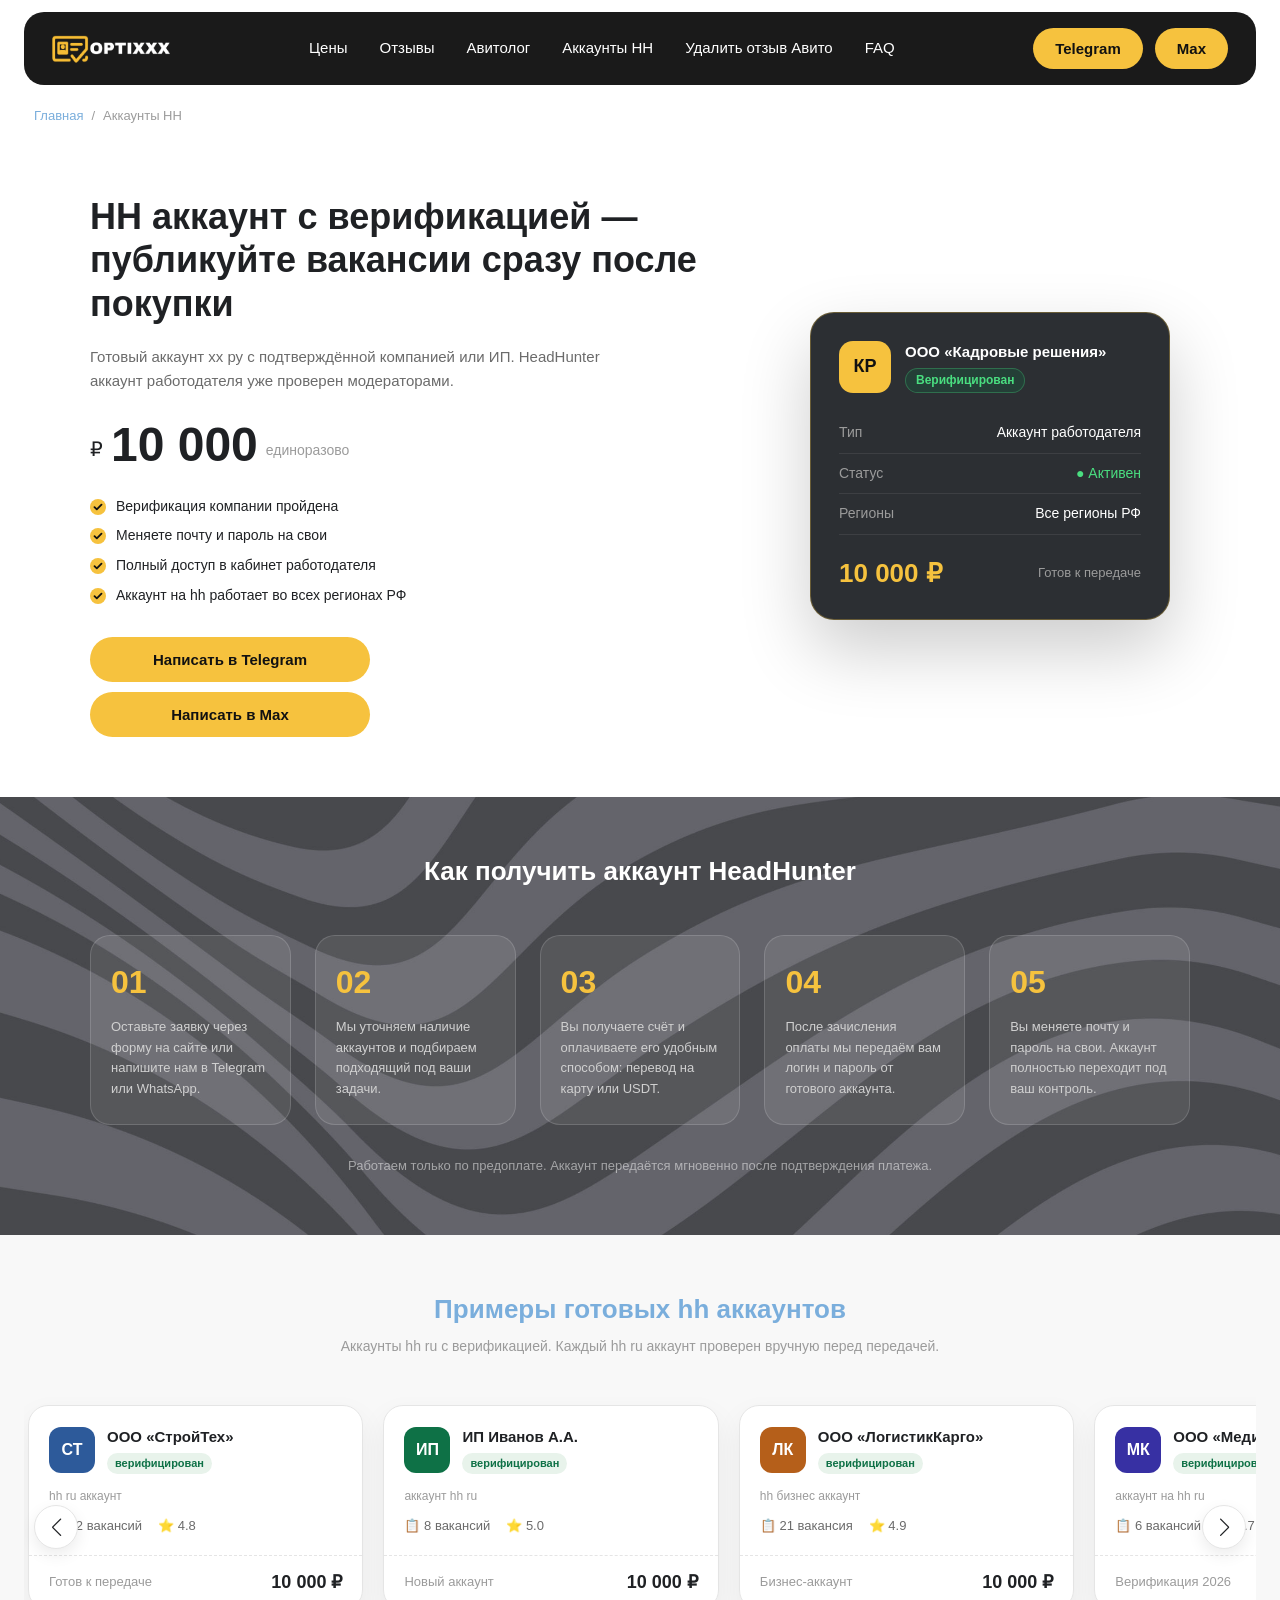
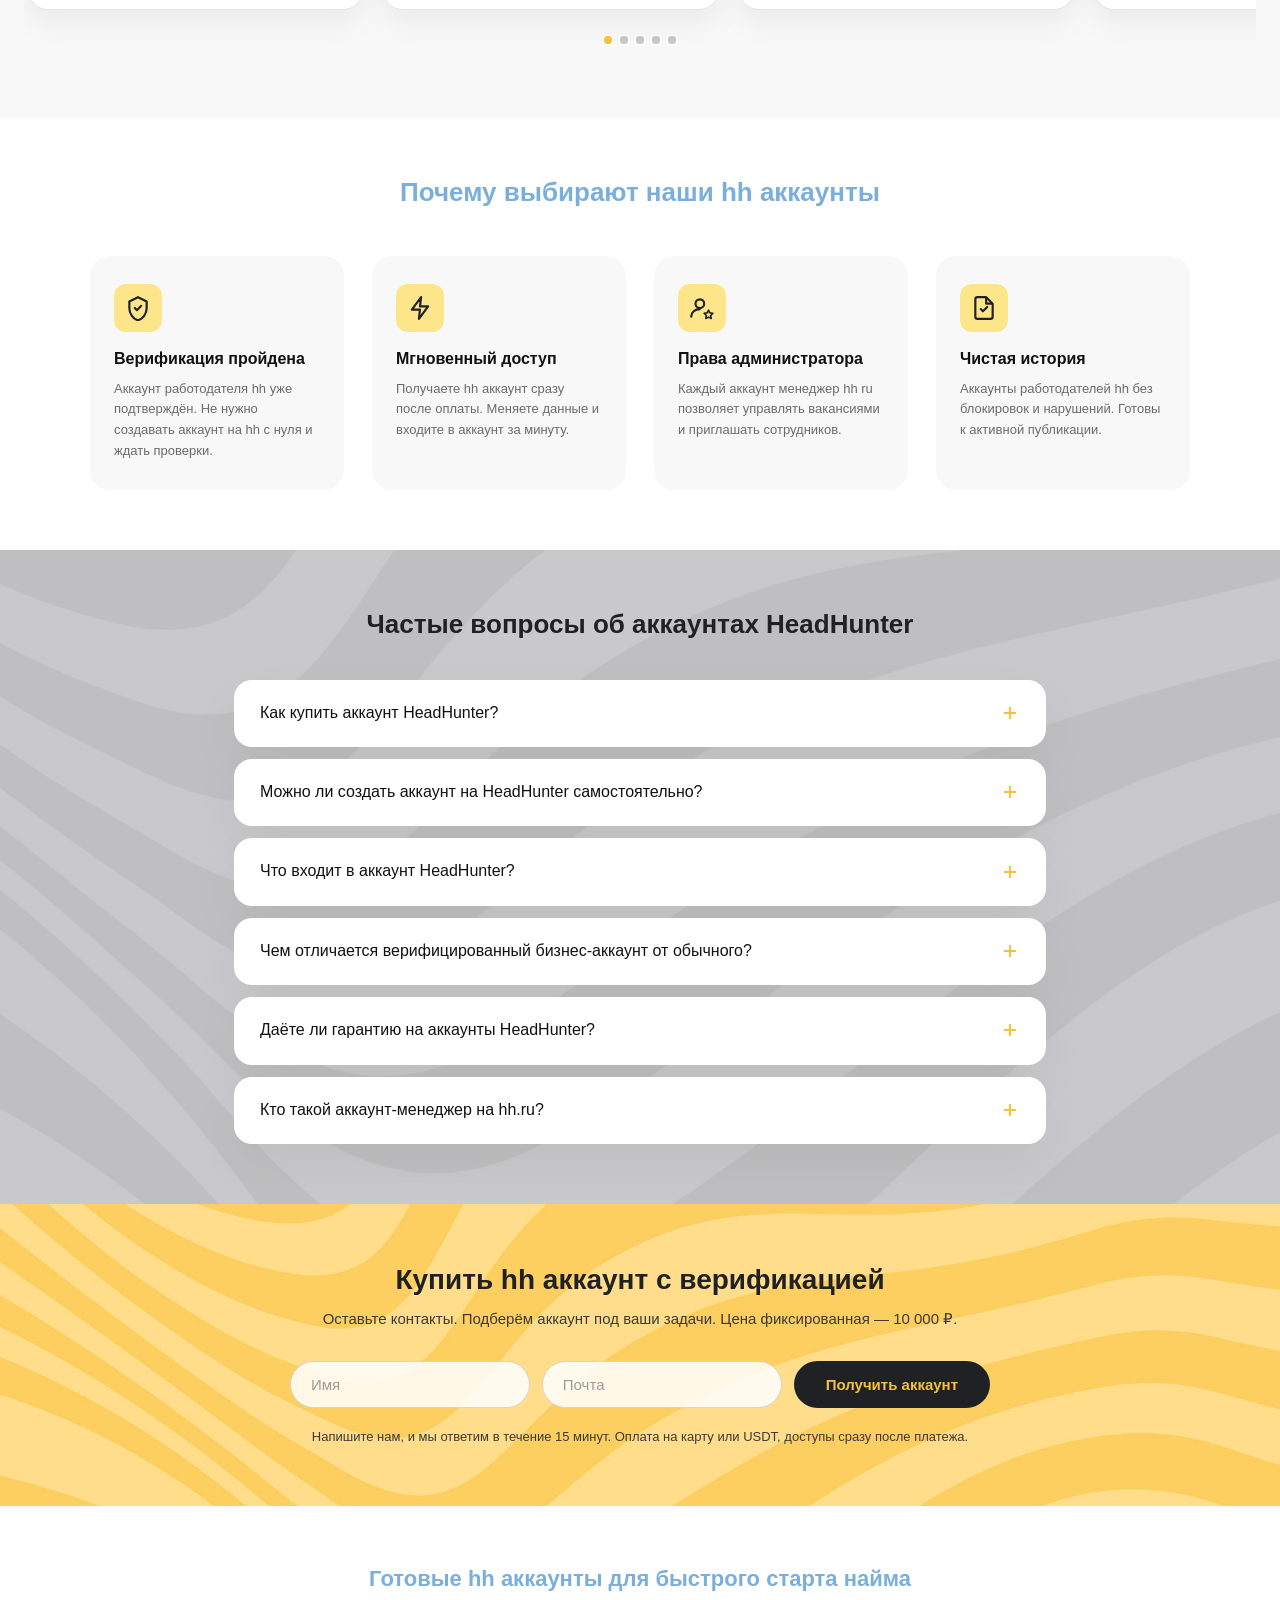
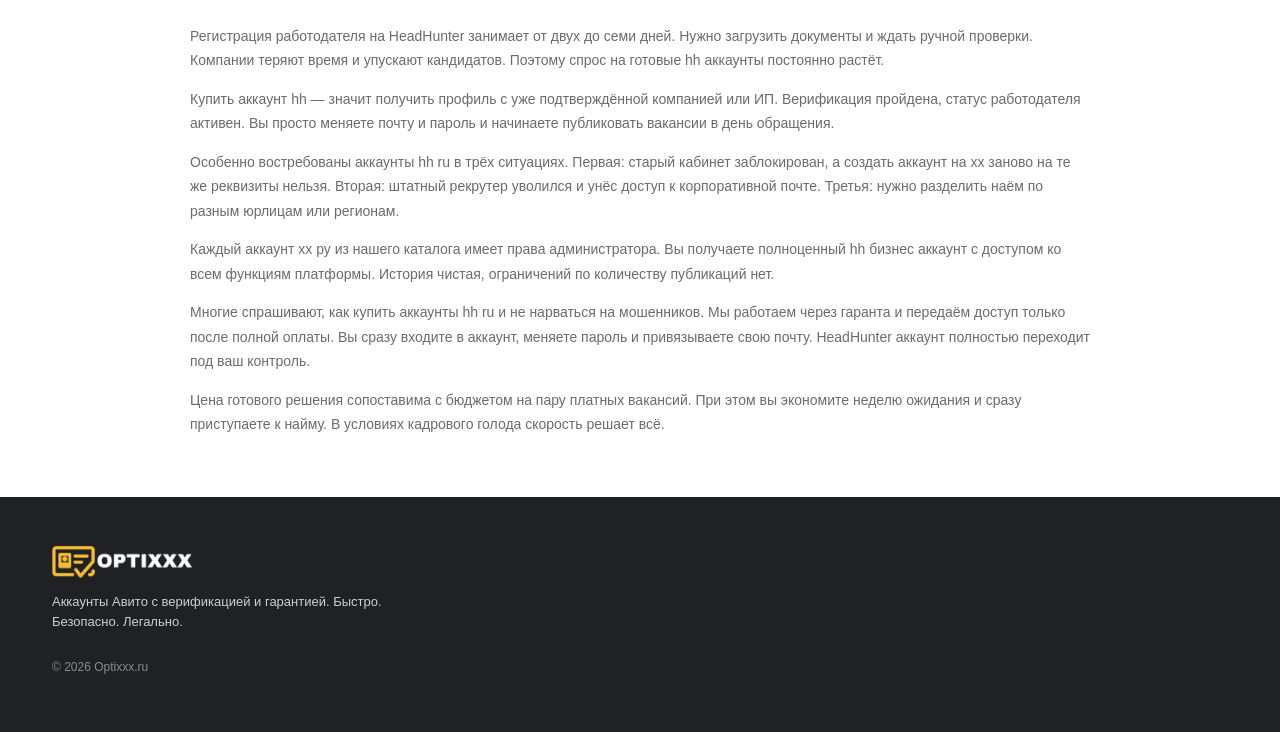
<file: akkaunt-hh/index.html>
<!DOCTYPE html>
<html lang="ru">
	<head>
		<meta charset="UTF-8"/>
		<meta http-equiv="X-UA-Compatible" content="IE=edge"/>
		<meta name="viewport" content="width=device-width, initial-scale=1.0"/>
		<title>Купить аккаунт HH с верификацией | Готовый аккаунт хх ру</title>
		<meta name="description" content="Готовые hh аккаунты с подтверждённой компанией или ИП. Верификация пройдена, доступ сразу после оплаты. Цена 10 000 ₽."/>
		<meta name="keywords" content="купить аккаунт hh, аккаунты hh ru, hh аккаунт работодателя, аккаунт хх ру, верифицированный аккаунт headhunter"/>
		<meta name="robots" content="index, follow"/>
		<link rel="canonical" href="https://optixxx.ru/akkaunt-hh"/>
		<!-- Open Graph -->
		<meta property="og:type" content="website"/>
		<meta property="og:title" content="Купить аккаунт HH с верификацией | Готовый аккаунт хх ру"/>
		<meta property="og:description" content="Готовые hh аккаунты с подтверждённой компанией или ИП. Верификация пройдена, доступ сразу после оплаты. Цена 10 000 ₽."/>
		<meta property="og:url" content="https://optixxx.ru/akkaunt-hh"/>
		<meta property="og:image" content="https://optixxx.ru/img/logo.png"/>
		<!-- Favicon -->
		<link rel="icon" href="../favicon.ico" type="image/x-icon">
		<link rel="apple-touch-icon" href="/apple-touch-icon.png">
		<!-- Swiper -->
		<link rel="stylesheet" href="https://cdn.jsdelivr.net/npm/swiper@11/swiper-bundle.min.css"/>
		<!-- Styles -->
		<link rel="stylesheet" href="../css/styles.css" media="all">
		<link rel="stylesheet" href="../css/product-styles.css" media="all">
		<link rel="stylesheet" href="../css/akkaunt_hh.css" media="all">
		<!-- Scripts -->
		<script src="../js/mobile-menu.js" defer></script>
		<script src="../js/scroll-top.js" defer></script>
	</head>
	<body>
		<!-- metrika -->
		<script type="text/javascript">
		(function(m, e, t, r, i, k, a) {
			m[i] = m[i] || function() {
			(m[i].a = m[i].a || []).push(arguments)
			};
			m[i].l = 1 * new Date();
			for (var j = 0; j < document.scripts.length; j++) {
			if (document.scripts[j].src === r) {
				return;
			}
			}
			k = e.createElement(t), a = e.getElementsByTagName(t)[0], k.async = 1, k.src = r, a.parentNode.insertBefore(k, a)
		})(window, document, 'script', 'https://mc.yandex.ru/metrika/tag.js?id=104427988', 'ym');
		ym(104427988, 'init', {
			ssr: true,
			webvisor: true,
			clickmap: true,
			ecommerce:"dataLayer",
			referrer: document.referrer,
			url: location.href,
			accurateTrackBounce:true,
			trackLinks:true
		});
		</script>
		<noscript>
			<div><img src="https://mc.yandex.ru/watch/104427988" style="position:absolute; left:-9999px;" alt=""/></div>
		</noscript>
		<!-- /metrika -->
		<button class="burger" aria-label="Открыть меню">
			<span></span>
			<span></span>
			<span></span>
		</button>
		<header class="header">
			<div class="container">
				<div class="header__inner">
					<!-- лого -->
					<a href="/" class="logo">
						<img src="../img/logo.png" alt="Optixxx">
					</a>
					<!-- меню -->
					<nav class="nav">
						<ul class="nav__list">
							<li><a href="/#tariffs">Цены</a></li>
							<li><a href="/#about">Отзывы</a></li>
							<li><a href="/avitolog">Авитолог</a></li>
							<li><a href="/akkaunt-hh">Аккаунты HH</a></li>
							<li><a href="/udalit-otzyv-avito">Удалить отзыв Авито</a></li>
							<li><a href="/#faq">FAQ</a></li>
						</ul>
					</nav>
					<!-- CTA -->
					<div class="header__cta">
						<a href="https://t.me/" class="btn btn--telegram" target="_blank">Telegram</a>
						<a href="https://max.ru/id360801300595_2_bot" class="btn btn--telegram" target="_blank">Max</a>
					</div>
				</div>
			</div>
		</header>

		<main>
			<!-- ================= BREADCRUMBS ================= -->
			<section class="breadcrumbs">
				<div class="container">
					<ul class="breadcrumbs__list">
						<li><a href="/">Главная</a></li>
						<li>Аккаунты HH</li>
					</ul>
				</div>
			</section>

			<!-- ================= БЛОК 1: ОФФЕР ================= -->
			<section class="hh-hero animate">
				<div class="container">
					<div class="hh-hero__grid">
						<!-- левая часть -->
						<div class="hh-hero__content">
							<h1 class="hh-hero__title">HH аккаунт с верификацией — публикуйте вакансии сразу после покупки</h1>
							<p class="hh-hero__subtitle">Готовый аккаунт хх ру с подтверждённой компанией или ИП. HeadHunter аккаунт работодателя уже проверен модераторами.</p>
							<div class="hh-hero__price">
								<span class="hh-hero__currency">₽</span>
								<span class="hh-hero__value">10 000</span>
								<span class="hh-hero__period">единоразово</span>
							</div>
							<ul class="hh-hero__list">
								<li>Верификация компании пройдена</li>
								<li>Меняете почту и пароль на свои</li>
								<li>Полный доступ в кабинет работодателя</li>
								<li>Аккаунт на hh работает во всех регионах РФ</li>
							</ul>
							<div class="hh-hero__btns">
								<a href="https://t.me/" class="hh-hero__btn" target="_blank">
									Написать в Telegram
								</a>
								<a href="https://max.ru/id360801300595_2_bot" class="hh-hero__btn" target="_blank">
									Написать в Max
								</a>
							</div>
						</div>
						<!-- декоративная карточка -->
						<div class="hh-hero__card-wrap">
							<div class="hh-demo-card">
								<div class="hh-demo-card__header">
									<div class="hh-demo-card__avatar">КР</div>
									<div class="hh-demo-card__info">
										<div class="hh-demo-card__name">ООО «Кадровые решения»</div>
										<span class="hh-demo-card__badge">Верифицирован</span>
									</div>
								</div>
								<div class="hh-demo-card__row">
									<span class="hh-demo-card__label">Тип</span>
									<span>Аккаунт работодателя</span>
								</div>
								<div class="hh-demo-card__row">
									<span class="hh-demo-card__label">Статус</span>
									<span class="hh-demo-card__status">● Активен</span>
								</div>
								<div class="hh-demo-card__row">
									<span class="hh-demo-card__label">Регионы</span>
									<span>Все регионы РФ</span>
								</div>
								<div class="hh-demo-card__footer">
									<span class="hh-demo-card__price">10 000 ₽</span>
									<span class="hh-demo-card__ready">Готов к передаче</span>
								</div>
							</div>
						</div>
					</div>
				</div>
			</section>

			<!-- ================= БЛОК 2: СХЕМА СДЕЛКИ ================= -->
			<section class="hh-steps animate">
				<div class="container">
					<h2 class="hh-steps__title">Как получить аккаунт HeadHunter</h2>
					<div class="hh-steps__list">
						<div class="hh-step">
							<div class="hh-step__num">01</div>
							<p class="hh-step__text">Оставьте заявку через форму на сайте или напишите нам в Telegram или WhatsApp.</p>
						</div>
						<div class="hh-step">
							<div class="hh-step__num">02</div>
							<p class="hh-step__text">Мы уточняем наличие аккаунтов и подбираем подходящий под ваши задачи.</p>
						</div>
						<div class="hh-step">
							<div class="hh-step__num">03</div>
							<p class="hh-step__text">Вы получаете счёт и оплачиваете его удобным способом: перевод на карту или USDT.</p>
						</div>
						<div class="hh-step">
							<div class="hh-step__num">04</div>
							<p class="hh-step__text">После зачисления оплаты мы передаём вам логин и пароль от готового аккаунта.</p>
						</div>
						<div class="hh-step">
							<div class="hh-step__num">05</div>
							<p class="hh-step__text">Вы меняете почту и пароль на свои. Аккаунт полностью переходит под ваш контроль.</p>
						</div>
					</div>
					<p class="hh-steps__note">Работаем только по предоплате. Аккаунт передаётся мгновенно после подтверждения платежа.</p>
				</div>
			</section>

			<!-- ================= БЛОК 3: СЛАЙДЕР ================= -->
			<section class="hh-slider animate">
				<div class="container">
					<h2 class="hh-slider__title">Примеры готовых hh аккаунтов</h2>
					<p class="hh-slider__subtitle">Аккаунты hh ru с верификацией. Каждый hh ru аккаунт проверен вручную перед передачей.</p>
					<div class="swiper hh-swiper">
						<div class="swiper-wrapper">
							<!-- карточка 1 -->
							<div class="swiper-slide">
								<div class="hh-acc-card">
									<div class="hh-acc-card__body">
										<div class="hh-acc-card__header">
											<div class="hh-acc-card__avatar" style="background:#2d5a9a;">СТ</div>
											<div>
												<div class="hh-acc-card__name">ООО «СтройТех»</div>
												<span class="hh-acc-card__badge">верифицирован</span>
											</div>
										</div>
										<div class="hh-acc-card__type">hh ru аккаунт</div>
										<div class="hh-acc-card__stats">
											<span>📋 12 вакансий</span>
											<span>⭐ 4.8</span>
										</div>
									</div>
									<div class="hh-acc-card__footer">
										<span>Готов к передаче</span>
										<span class="hh-acc-card__price">10 000 ₽</span>
									</div>
								</div>
							</div>
							<!-- карточка 2 -->
							<div class="swiper-slide">
								<div class="hh-acc-card">
									<div class="hh-acc-card__body">
										<div class="hh-acc-card__header">
											<div class="hh-acc-card__avatar" style="background:#0e7146;">ИП</div>
											<div>
												<div class="hh-acc-card__name">ИП Иванов А.А.</div>
												<span class="hh-acc-card__badge">верифицирован</span>
											</div>
										</div>
										<div class="hh-acc-card__type">аккаунт hh ru</div>
										<div class="hh-acc-card__stats">
											<span>📋 8 вакансий</span>
											<span>⭐ 5.0</span>
										</div>
									</div>
									<div class="hh-acc-card__footer">
										<span>Новый аккаунт</span>
										<span class="hh-acc-card__price">10 000 ₽</span>
									</div>
								</div>
							</div>
							<!-- карточка 3 -->
							<div class="swiper-slide">
								<div class="hh-acc-card">
									<div class="hh-acc-card__body">
										<div class="hh-acc-card__header">
											<div class="hh-acc-card__avatar" style="background:#b55f1a;">ЛК</div>
											<div>
												<div class="hh-acc-card__name">ООО «ЛогистикКарго»</div>
												<span class="hh-acc-card__badge">верифицирован</span>
											</div>
										</div>
										<div class="hh-acc-card__type">hh бизнес аккаунт</div>
										<div class="hh-acc-card__stats">
											<span>📋 21 вакансия</span>
											<span>⭐ 4.9</span>
										</div>
									</div>
									<div class="hh-acc-card__footer">
										<span>Бизнес-аккаунт</span>
										<span class="hh-acc-card__price">10 000 ₽</span>
									</div>
								</div>
							</div>
							<!-- карточка 4 -->
							<div class="swiper-slide">
								<div class="hh-acc-card">
									<div class="hh-acc-card__body">
										<div class="hh-acc-card__header">
											<div class="hh-acc-card__avatar" style="background:#3730a3;">МК</div>
											<div>
												<div class="hh-acc-card__name">ООО «Медика»</div>
												<span class="hh-acc-card__badge">верифицирован</span>
											</div>
										</div>
										<div class="hh-acc-card__type">аккаунт на hh ru</div>
										<div class="hh-acc-card__stats">
											<span>📋 6 вакансий</span>
											<span>⭐ 4.7</span>
										</div>
									</div>
									<div class="hh-acc-card__footer">
										<span>Верификация 2026</span>
										<span class="hh-acc-card__price">10 000 ₽</span>
									</div>
								</div>
							</div>
							<!-- карточка 5 -->
							<div class="swiper-slide">
								<div class="hh-acc-card">
									<div class="hh-acc-card__body">
										<div class="hh-acc-card__header">
											<div class="hh-acc-card__avatar" style="background:#a31d3c;">ФТ</div>
											<div>
												<div class="hh-acc-card__name">ООО «ФинТрейд»</div>
												<span class="hh-acc-card__badge">верифицирован</span>
											</div>
										</div>
										<div class="hh-acc-card__type">аккаунты hh</div>
										<div class="hh-acc-card__stats">
											<span>📋 14 вакансий</span>
											<span>⭐ 4.8</span>
										</div>
									</div>
									<div class="hh-acc-card__footer">
										<span>hh бизнес аккаунт</span>
										<span class="hh-acc-card__price">10 000 ₽</span>
									</div>
								</div>
							</div>
						</div>
						<div class="swiper-pagination"></div>
						<div class="swiper-button-next"></div>
						<div class="swiper-button-prev"></div>
					</div>
				</div>
			</section>

			<!-- ================= БЛОК 4: ПРЕИМУЩЕСТВА ================= -->
			<section class="hh-advantages animate">
				<div class="container">
					<h2 class="hh-advantages__title">Почему выбирают наши hh аккаунты</h2>
					<div class="hh-advantages__grid">
						<!-- щит с галочкой -->
						<div class="hh-adv-card">
							<div class="hh-adv-card__icon">
								<svg viewBox="0 0 24 24" fill="none" xmlns="http://www.w3.org/2000/svg">
									<path d="M12 2L4 6v6c0 5.25 3.5 10.15 8 11.35C16.5 22.15 20 17.25 20 12V6L12 2z" stroke="currentColor" stroke-width="2" stroke-linejoin="round"/>
									<path d="M9 12l2 2 4-4" stroke="currentColor" stroke-width="2" stroke-linecap="round" stroke-linejoin="round"/>
								</svg>
							</div>
							<h3 class="hh-adv-card__title">Верификация пройдена</h3>
							<p class="hh-adv-card__text">Аккаунт работодателя hh уже подтверждён. Не нужно создавать аккаунт на hh с нуля и ждать проверки.</p>
						</div>
						<!-- молния -->
						<div class="hh-adv-card">
							<div class="hh-adv-card__icon">
								<svg viewBox="0 0 24 24" fill="none" xmlns="http://www.w3.org/2000/svg">
									<path d="M13 2L4.5 13.5H12L11 22L19.5 10.5H12L13 2Z" stroke="currentColor" stroke-width="2" stroke-linecap="round" stroke-linejoin="round"/>
								</svg>
							</div>
							<h3 class="hh-adv-card__title">Мгновенный доступ</h3>
							<p class="hh-adv-card__text">Получаете hh аккаунт сразу после оплаты. Меняете данные и входите в аккаунт за минуту.</p>
						</div>
						<!-- пользователь со звездой -->
						<div class="hh-adv-card">
							<div class="hh-adv-card__icon">
								<svg viewBox="0 0 24 24" fill="none" xmlns="http://www.w3.org/2000/svg">
									<circle cx="10" cy="8" r="4" stroke="currentColor" stroke-width="2"/>
									<path d="M2 20c0-4 3.6-7 8-7" stroke="currentColor" stroke-width="2" stroke-linecap="round"/>
									<path d="M18 14l1.2 2.4L22 17l-2 1.95.47 2.73L18 20.4l-2.47 1.28.47-2.73L14 17l2.8-.6L18 14z" stroke="currentColor" stroke-width="1.5" stroke-linejoin="round"/>
								</svg>
							</div>
							<h3 class="hh-adv-card__title">Права администратора</h3>
							<p class="hh-adv-card__text">Каждый аккаунт менеджер hh ru позволяет управлять вакансиями и приглашать сотрудников.</p>
						</div>
						<!-- документ с галочкой -->
						<div class="hh-adv-card">
							<div class="hh-adv-card__icon">
								<svg viewBox="0 0 24 24" fill="none" xmlns="http://www.w3.org/2000/svg">
									<path d="M14 2H6a2 2 0 0 0-2 2v16a2 2 0 0 0 2 2h12a2 2 0 0 0 2-2V8L14 2z" stroke="currentColor" stroke-width="2" stroke-linejoin="round"/>
									<path d="M14 2v6h6" stroke="currentColor" stroke-width="2" stroke-linejoin="round"/>
									<path d="M9 13l2 2 4-4" stroke="currentColor" stroke-width="2" stroke-linecap="round" stroke-linejoin="round"/>
								</svg>
							</div>
							<h3 class="hh-adv-card__title">Чистая история</h3>
							<p class="hh-adv-card__text">Аккаунты работодателей hh без блокировок и нарушений. Готовы к активной публикации.</p>
						</div>
					</div>
				</div>
			</section>

			<!-- ================= БЛОК 5: FAQ ================= -->
			<section class="hh-faq animate">
				<div class="container">
					<h2 class="hh-faq__title">Частые вопросы об аккаунтах HeadHunter</h2>
					<div class="hh-faq__list">
						<details class="faq-item">
							<summary>Как купить аккаунт HeadHunter? <span class="faq-icon"></span></summary>
							<div class="faq-content">Напишите нам в Telegram или WhatsApp, мы выставим счёт. После оплаты вы сразу получаете логин и пароль от готового аккаунта. Оплатить можно на карту или через USDT.</div>
						</details>
						<details class="faq-item">
							<summary>Можно ли создать аккаунт на HeadHunter самостоятельно? <span class="faq-icon"></span></summary>
							<div class="faq-content">Можно, но для этого вам потребуется действующее юридическое лицо или ИП, чтобы пройти верификацию. Если у вас нет юрлица либо ваш предыдущий аккаунт заблокирован, мы поможем с готовым решением.</div>
						</details>
						<details class="faq-item">
							<summary>Что входит в аккаунт HeadHunter? <span class="faq-icon"></span></summary>
							<div class="faq-content">Полный доступ к кабинету работодателя с правами администратора. Компания уже подтверждена, верификация активна. Вы меняете почту и пароль на свои и сразу публикуете вакансии.</div>
						</details>
						<details class="faq-item">
							<summary>Чем отличается верифицированный бизнес-аккаунт от обычного? <span class="faq-icon"></span></summary>
							<div class="faq-content">С верифицированного аккаунта сняты лимиты на просмотр резюме и отклики. Без верификации HeadHunter ограничивает доступ к базе: вы видите только часть контактов, а часть функционала недоступна. Верифицированный аккаунт даёт полный доступ ко всем инструментам платформы без ограничений.</div>
						</details>
						<details class="faq-item">
							<summary>Даёте ли гарантию на аккаунты HeadHunter? <span class="faq-icon"></span></summary>
							<div class="faq-content">Да. Мы гарантируем, что аккаунт не будет заблокирован при условии, что вы не нарушаете правила площадки. Перед передачей каждый аккаунт проходит ручную проверку.</div>
						</details>
						<details class="faq-item">
							<summary>Кто такой аккаунт-менеджер на hh.ru? <span class="faq-icon"></span></summary>
							<div class="faq-content">Это профиль с правами главного администратора. Вы можете управлять вакансиями, просматривать базу резюме и приглашать других сотрудников для совместной работы в кабинете.</div>
						</details>
					</div>
				</div>
			</section>

			<!-- ================= БЛОК 6: ФОРМА ================= -->
			<section class="hh-order animate">
				<div class="container">
					<div class="hh-order__inner">
						<h2 class="hh-order__title">Купить hh аккаунт с верификацией</h2>
						<p class="hh-order__subtitle">Оставьте контакты. Подберём аккаунт под ваши задачи. Цена фиксированная — 10 000 ₽.</p>
						<form class="hh-order__form" id="hhOrderForm" novalidate>
							<input type="hidden" name="source" value="akkaunt-hh">
							<div class="hh-order__fields">
								<input
									class="hh-order__input"
									type="text"
									name="name"
									placeholder="Имя"
									required
								>
								<input
									class="hh-order__input"
									type="email"
									name="email"
									placeholder="Почта"
									required
								>
								<button class="hh-order__btn" type="submit">Получить аккаунт</button>
							</div>
							<p class="hh-order__msg" id="hhOrderMsg" aria-live="polite"></p>
						</form>
						<p class="hh-order__note">Напишите нам, и мы ответим в течение 15 минут. Оплата на карту или USDT, доступы сразу после платежа.</p>
					</div>
				</div>
			</section>
			<script>
				document.getElementById('hhOrderForm').addEventListener('submit', async function(e) {
					e.preventDefault();

					const btn = this.querySelector('button[type="submit"]');
					const msg = document.getElementById('hhOrderMsg');
					const data = new FormData(this);

					/* блокируем повторную отправку */
					btn.disabled = true;
					btn.textContent = 'Отправляем...';
					msg.textContent = '';
					msg.className = 'hh-order__msg';

					try {
						const res  = await fetch('/php/send_mail.php', { method: 'POST', body: data });
						const json = await res.json();

						if (json.success) {
							msg.textContent = 'Заявка отправлена! Ответим в течение 15 минут.';
							msg.classList.add('hh-order__msg--ok');
							this.reset();
						} else {
							msg.textContent = json.message || 'Ошибка. Попробуйте ещё раз.';
							msg.classList.add('hh-order__msg--err');
							btn.disabled = false;
							btn.textContent = 'Получить аккаунт';
						}
					} catch {
						msg.textContent = 'Не удалось отправить. Проверьте соединение.';
						msg.classList.add('hh-order__msg--err');
						btn.disabled = false;
						btn.textContent = 'Получить аккаунт';
					}
				});
			</script>

			<!-- ================= БЛОК 7: SEO-ТЕКСТ ================= -->
			<section class="hh-seo animate">
				<div class="container">
					<h2 class="hh-seo__title">Готовые hh аккаунты для быстрого старта найма</h2>
					<div class="hh-seo__content">
						<p>Регистрация работодателя на HeadHunter занимает от двух до семи дней. Нужно загрузить документы и ждать ручной проверки. Компании теряют время и упускают кандидатов. Поэтому спрос на готовые hh аккаунты постоянно растёт.</p>
						<p>Купить аккаунт hh — значит получить профиль с уже подтверждённой компанией или ИП. Верификация пройдена, статус работодателя активен. Вы просто меняете почту и пароль и начинаете публиковать вакансии в день обращения.</p>
						<p>Особенно востребованы аккаунты hh ru в трёх ситуациях. Первая: старый кабинет заблокирован, а создать аккаунт на хх заново на те же реквизиты нельзя. Вторая: штатный рекрутер уволился и унёс доступ к корпоративной почте. Третья: нужно разделить наём по разным юрлицам или регионам.</p>
						<p>Каждый аккаунт хх ру из нашего каталога имеет права администратора. Вы получаете полноценный hh бизнес аккаунт с доступом ко всем функциям платформы. История чистая, ограничений по количеству публикаций нет.</p>
						<p>Многие спрашивают, как купить аккаунты hh ru и не нарваться на мошенников. Мы работаем через гаранта и передаём доступ только после полной оплаты. Вы сразу входите в аккаунт, меняете пароль и привязываете свою почту. HeadHunter аккаунт полностью переходит под ваш контроль.</p>
						<p>Цена готового решения сопоставима с бюджетом на пару платных вакансий. При этом вы экономите неделю ожидания и сразу приступаете к найму. В условиях кадрового голода скорость решает всё.</p>
					</div>
				</div>
			</section>
		</main>

		<!-- ================= FOOTER ================= -->
		<footer class="footer">
			<div class="container">
				<div class="footer__content">
					<img src="../img/logo.png" alt="OPTixxx" class="footer__logo">
					<p class="footer__text">
						Аккаунты Авито с верификацией и гарантией. Быстро.<br>
						Безопасно. Легально.
					</p>
					<span class="footer__copy">© 2026 Optixxx.ru</span>
				</div>
			</div>
		</footer>

		<div class="mobile-menu">
			<nav class="mobile-menu__nav">
				<a href="/#prices">Цены</a>
				<a href="/#about">Отзывы</a>
				<a href="/avitolog">Авитолог</a>
				<a href="/akkaunt-hh">Аккаунты HH</a>
                <a href="/udalit-otzyv-avito">Удалить отзыв Авито</a>
				<a href="/#faq">FAQ</a>
				<a href="https://t.me/" target="_blank">Telegram</a>
				<a href="https://max.ru/id360801300595_2_bot" target="_blank">Max</a>
			</nav>
		</div>

		<button class="scroll-top" aria-label="Прокрутить страницу наверх">
			<img src="../img/scroll-top.svg" alt="">
		</button>

		<!-- ================= PROMO WIDGET ================= -->
		<div class="promo-widget" id="promoWidget" style="display: none;">
			<button class="promo-widget__close" id="promoClose" aria-label="Закрыть"></button>
			<h3 class="promo-widget__title">Нужен аккаунт HH? 🚀</h3>
			<p class="promo-widget__text">Готовые верифицированные аккаунты работодателя. Доступ сразу после оплаты.</p>
			<a href="https://t.me/" class="promo-widget__btn">Написать в Telegram</a>
			<a href="https://max.ru/id360801300595_2_bot" class="promo-widget__btn">Написать в Max</a>
		</div>
		<script src="//code.jivo.ru/widget/45LiCBazyI" async></script>
		<script>
			window.addEventListener("load", function() {
				const widget = document.getElementById("promoWidget");
				const closeBtn = document.getElementById("promoClose");
				setTimeout(function() { widget.classList.add("is-active"); }, 2000);
				closeBtn.addEventListener("click", function() { widget.classList.remove("is-active"); });
			});
		</script>

		<!-- Swiper JS -->
		<script src="https://cdn.jsdelivr.net/npm/swiper@11/swiper-bundle.min.js"></script>
		<script>
			new Swiper('.hh-swiper', {
				slidesPerView: 1,
				spaceBetween: 20,
				loop: true,
				pagination: { el: '.swiper-pagination', clickable: true },
				navigation: { nextEl: '.swiper-button-next', prevEl: '.swiper-button-prev' },
				breakpoints: {
					640:  { slidesPerView: 2 },
					1024: { slidesPerView: 3 },
					1280: { slidesPerView: 3.5 }
				}
			});
		</script>
		<script src="../js/hh-animations.js" defer></script>
	</body>
</html>
</file>
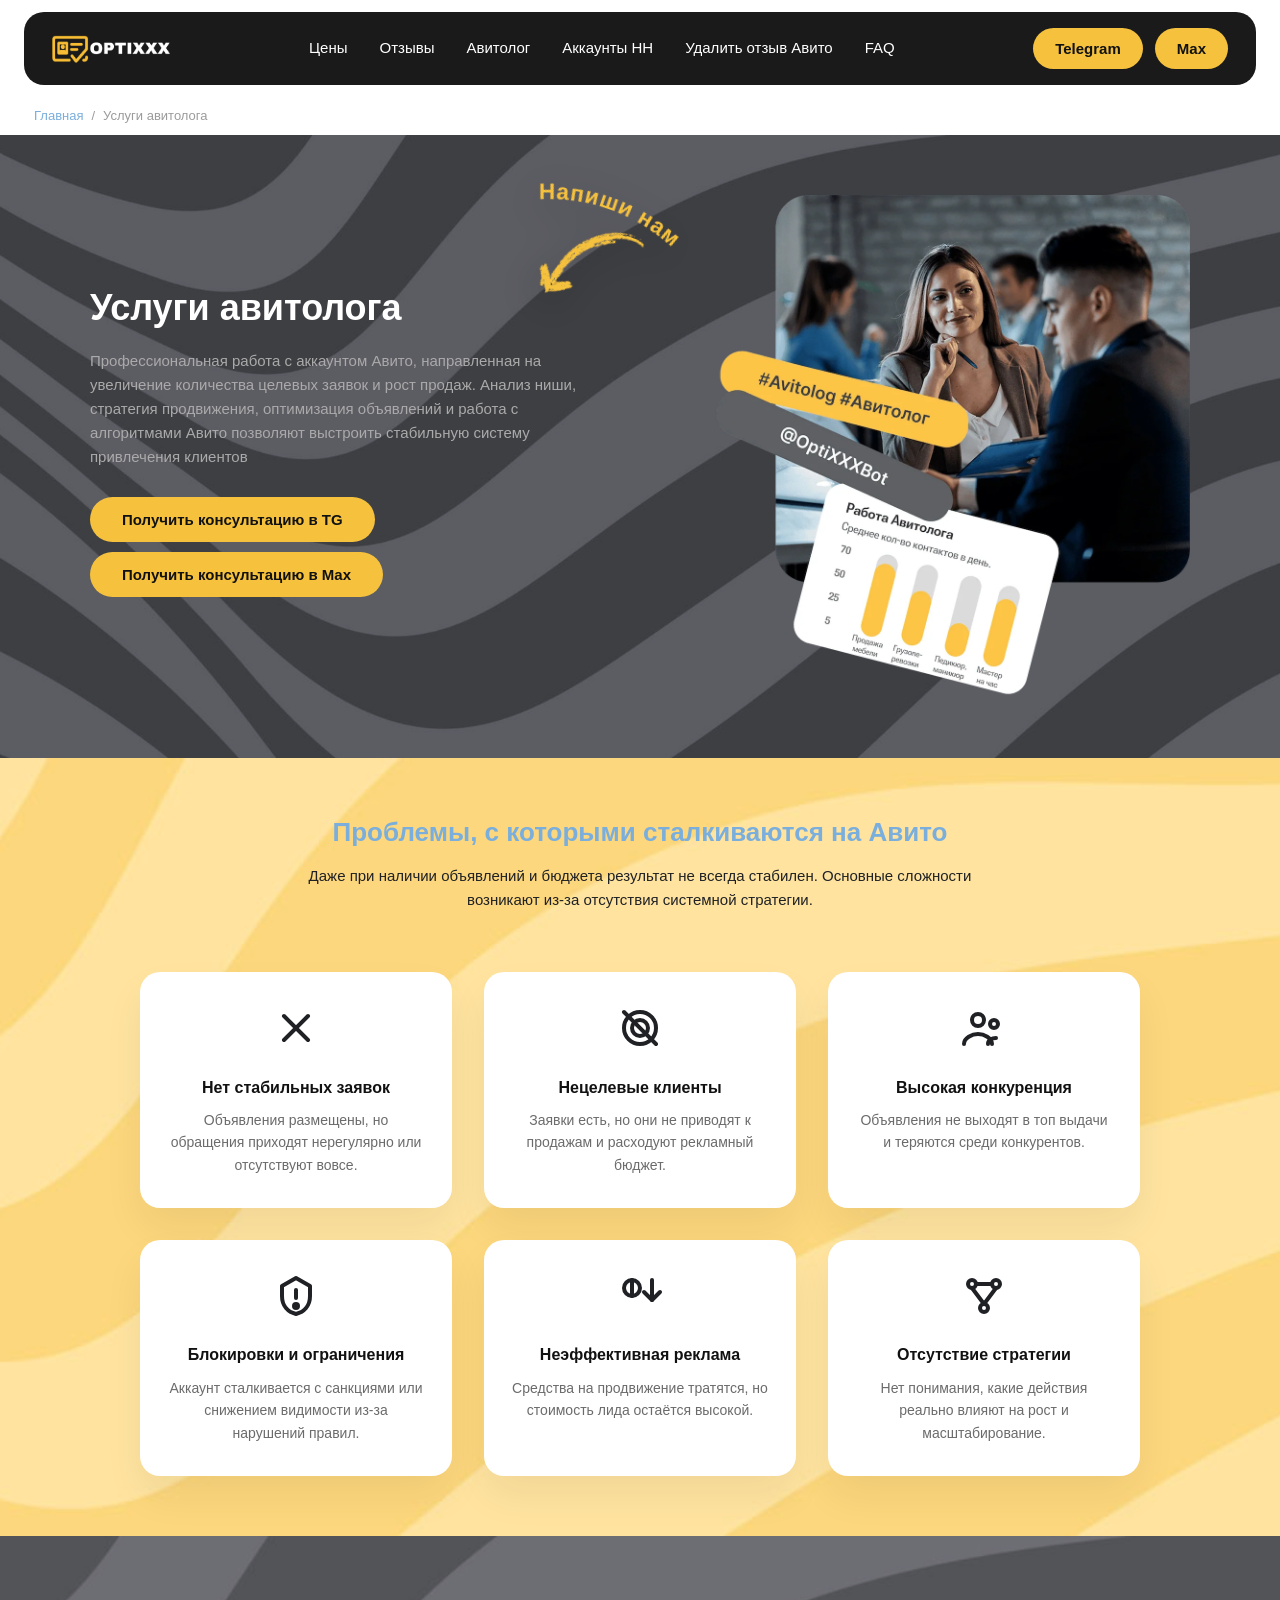
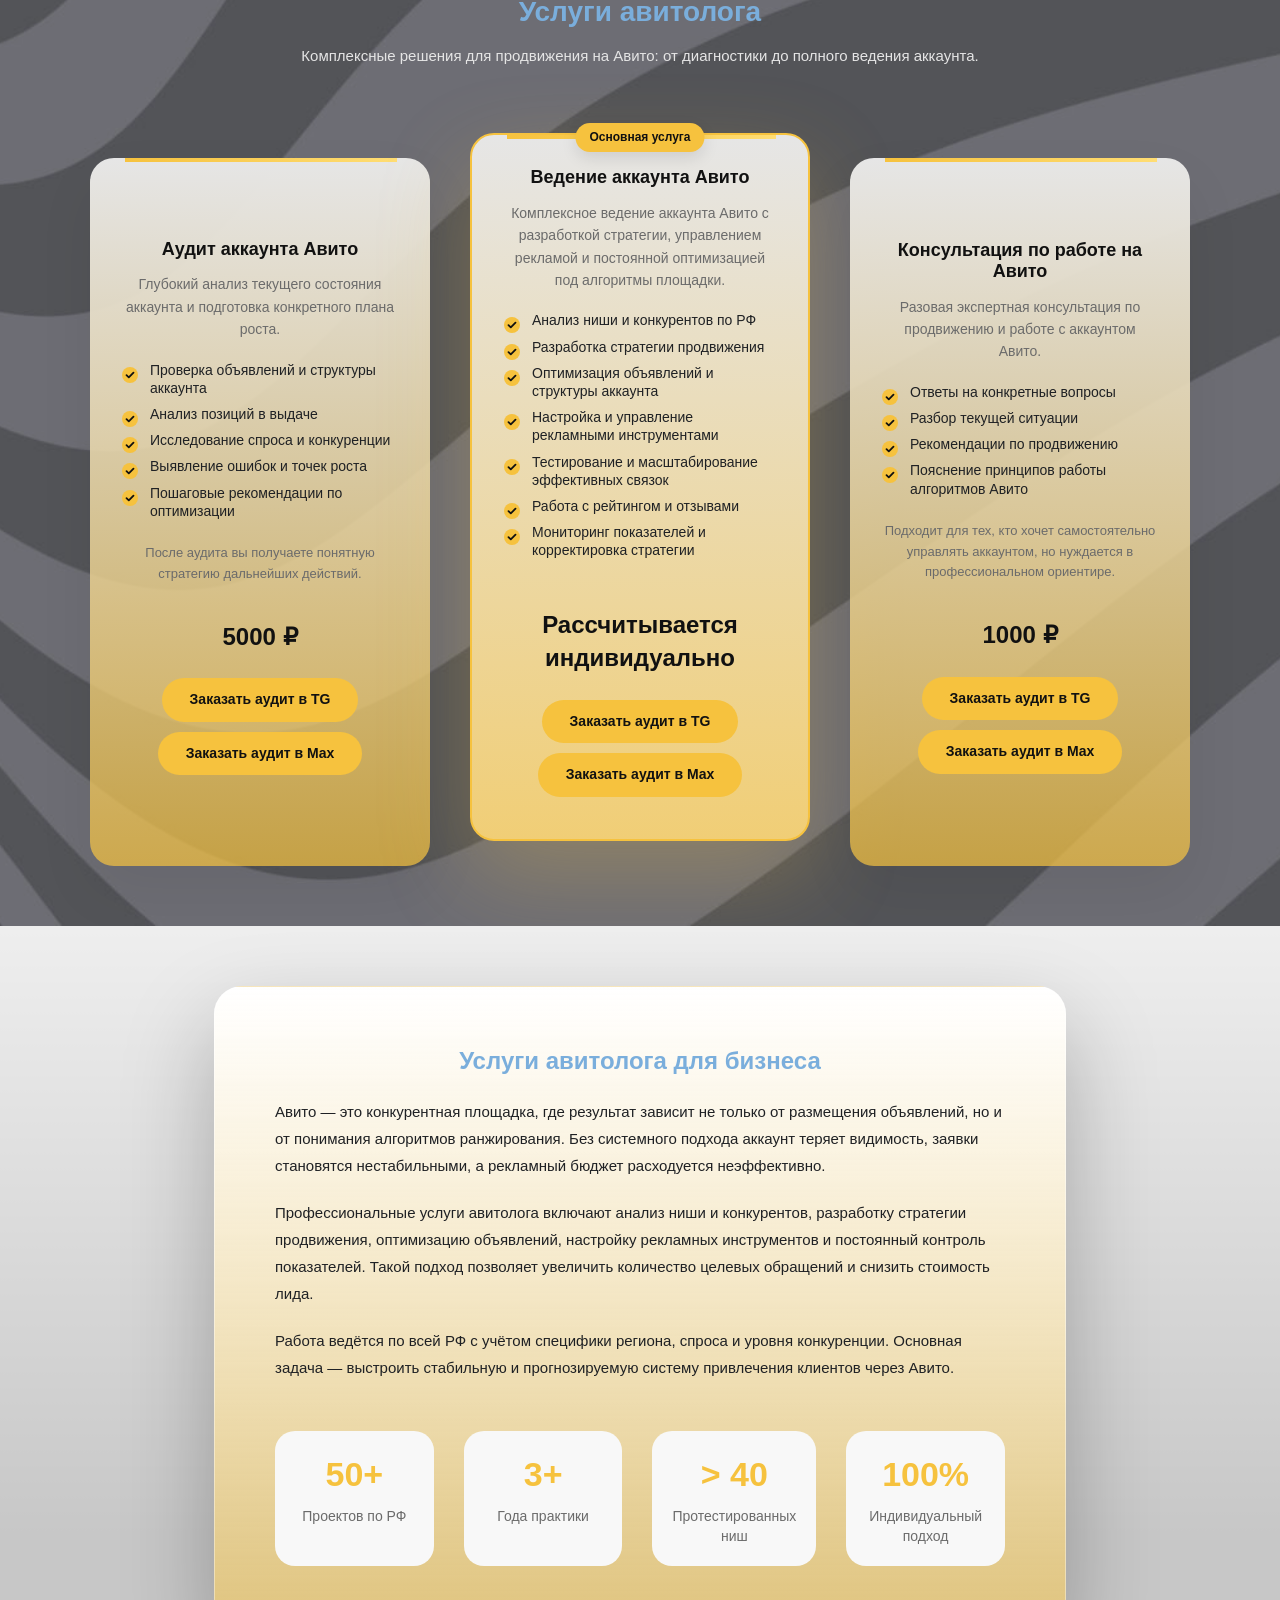
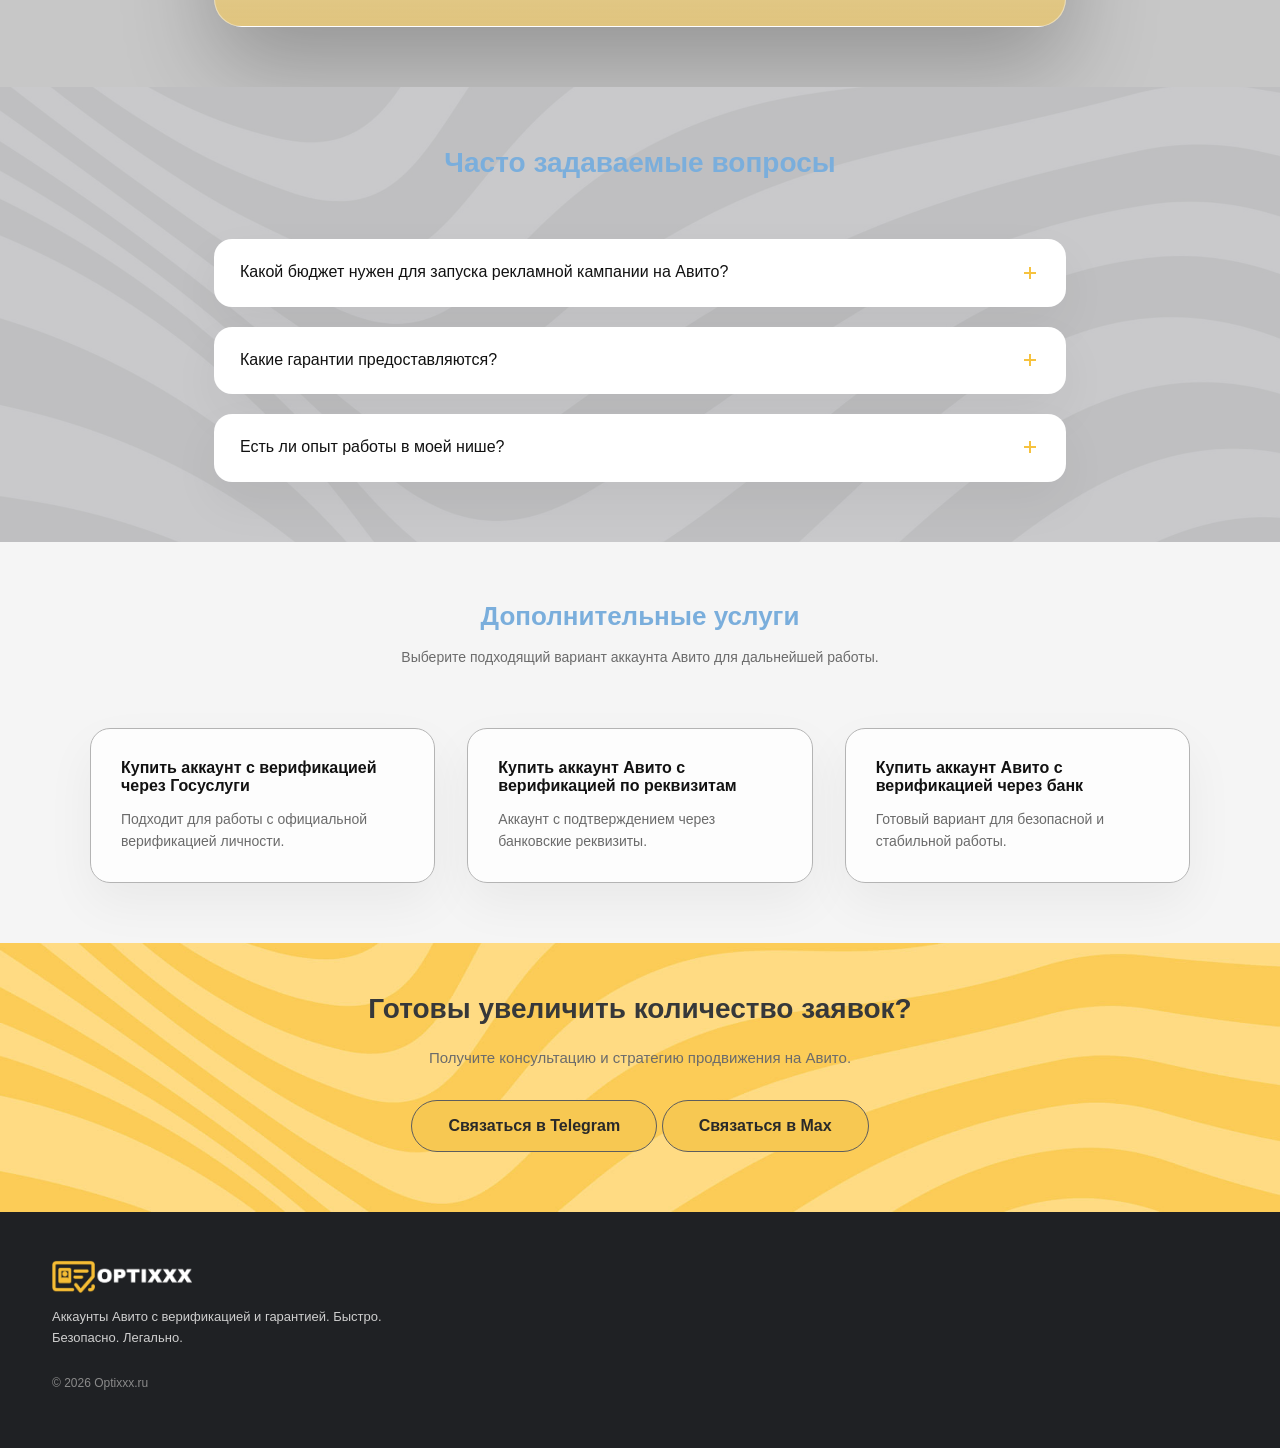
<file: avitolog/index.html>
<!DOCTYPE html>
<html lang="ru">
	<head>
        <meta charset="UTF-8"/>
        <meta http-equiv="X-UA-Compatible" content="IE=edge"/>
        <meta name="viewport" content="width=device-width, initial-scale=1.0"/>
		<title>Услуги авитолога — продвижение и SEO на Авито под ключ | OptiX</title>
		<meta name="description" content="Аудит профиля и объявлений, подбор ключей, перепаковка текста и фото, стратегия продвижения и контроль. Помогаю получать больше обращений без рисков."/>
        <meta name="keywords" content="услуги авитолога"/>
        <meta name="robots" content="index, follow"/>
        <link rel="canonical" href="https://optixxx.ru/avitolog"/>
        <!-- Open Graph -->
		<meta property="og:title" content="Услуги авитолога — продвижение и SEO на Авито под ключ | OptiX">
		<meta property="og:description" content="Профессиональное ведение аккаунта Авито, аудит и консультации по продвижению на Авито.">
		<meta property="og:type" content="website">
		<meta property="og:url" content="https://optixxx.ru/avitolog">
        <meta property="og:image" content="https://optixxx.ru/img/logo.png"/>
        <!-- Favicon -->
        <link rel="icon" href="../favicon.ico" type="image/x-icon">
        <link rel="apple-touch-icon" href="/apple-touch-icon.png">
        <!-- Styles -->
        <link rel="stylesheet" href="../css/styles.css" media="all">
        <link rel="stylesheet" href="../css/product-styles.css" media="all">
        <!-- Scripts -->
        <script src="../js/mobile-menu.js" defer></script>
        <script src="../js/product-animations.js" defer></script>
        <script src="../js/scroll-top.js" defer></script>
		<!-- Schema -->
        <script type="application/ld+json">
        {
            "@context": "https://schema.org",
            "@type": "BreadcrumbList",
            "itemListElement": [{
                "@type": "ListItem",
                "position": 1,
                "name": "Главная",
                "item": "/"
            },{
                "@type": "ListItem",
                "position": 2,
                "name": "Услуги авитолога",
                "item": "/avitolog"
            }]
        }
        </script>
		<script type="application/ld+json">
		{
			"@context": "https://schema.org",
			"@type": "FAQPage",
			"mainEntity": [{
				"@type": "Question",
				"name": "Какой бюджет нужен для запуска рекламной кампании на Авито?",
				"acceptedAnswer": {
					"@type": "Answer",
					"text": "Бюджет зависит от ниши, региона РФ и уровня конкуренции. Перед запуском проводится анализ ниши, оценивается спрос и рассчитывается ориентировочная стоимость лида."
				}
			},{
				"@type": "Question",
				"name": "Какие гарантии предоставляются?",
				"acceptedAnswer": {
					"@type": "Answer",
					"text": "Гарантии формируются после проведения анализа ниши. Тестируются связки объявлений, оценивается спрос и фиксируются показатели на основании реальных данных."
				}
			},{
				"@type": "Question",
				"name": "Есть ли опыт работы в моей нише?",
				"acceptedAnswer": {
					"@type": "Answer",
					"text": "Практический опыт охватывает различные категории на Авито по РФ. Часть проектов не публикуется из-за соглашений о конфиденциальности."
				}
			}]
		}
		</script>
	</head>
	<body>
		<!-- metrika -->
		<script type="text/javascript">
		(function(m, e, t, r, i, k, a) {
			m[i] = m[i] || function() {
			(m[i].a = m[i].a || []).push(arguments)
			};
			m[i].l = 1 * new Date();
			for (var j = 0; j < document.scripts.length; j++) {
			if (document.scripts[j].src === r) {
				return;
			}
			}
			k = e.createElement(t), a = e.getElementsByTagName(t)[0], k.async = 1, k.src = r, a.parentNode.insertBefore(k, a)
		})(window, document, 'script', 'https://mc.yandex.ru/metrika/tag.js?id=104427988', 'ym');
		ym(104427988, 'init', {
			ssr: true,
			webvisor: true,
			clickmap: true,
			ecommerce:"dataLayer",
            referrer: document.referrer,
            url: location.href,
            accurateTrackBounce:true,
            trackLinks:true
		});
		</script>
		<noscript>
			<div><img src="https://mc.yandex.ru/watch/104427988" style="position:absolute; left:-9999px;" alt="" /></div>
		</noscript>
		<!-- /metrika -->
        <button class="burger" aria-label="Открыть меню">
            <span></span>
            <span></span>
            <span></span>
        </button>
		<header class="header">
			<div class="container">
				<div class="header__inner">
					<!-- ЛОГО -->
					<a href="/" class="logo">
					<img src="../img/logo.png" alt="Optixxx">
					</a>
					<!-- МЕНЮ -->
					<nav class="nav">
						<ul class="nav__list">
							<li><a href="/#tariffs">Цены</a></li>
							<li><a href="/#about">Отзывы</a></li>
							<li><a href="/avitolog">Авитолог</a></li>
							<li><a href="/akkaunt-hh">Аккаунты HH</a></li>
							<li><a href="/udalit-otzyv-avito">Удалить отзыв Авито</a></li>
							<li><a href="/#faq">FAQ</a></li>
						</ul>
					</nav>
                    <!-- CTA -->
                    <div class="header__cta">
                        <a href="https://t.me/" class="btn btn--telegram" target="_blank">Telegram</a>
                        <a href="https://max.ru/id360801300595_2_bot" class="btn btn--telegram" target="_blank">Max</a>
                    </div>
				</div>
			</div>
		</header>
		<main>
            <!-- ================= BREADCRUMBS ================= -->
            <section class="breadcrumbs">
                <div class="container">
                    <ul class="breadcrumbs__list">
                        <li><a href="../">Главная</a></li>
                        <li>Услуги авитолога</li>
                    </ul>
                </div>
            </section>
			<!-- HERO -->
			<section class="product avito">
				<div class="container">
                <div class="product__promo">
                    <svg class="product__promo-svg" viewBox="0 0 300 200" xmlns="http://www.w3.org/2000/svg">
                        <defs>
                            <path id="promo-curve" d="M 40 60 Q 150 0 260 60" />
                        </defs>
                        <text fill="#f6c23e" font-size="26" font-weight="700" letter-spacing="1">
                            <textPath href="#promo-curve" startOffset="50%" text-anchor="middle">Напиши нам</textPath>
                        </text>
                        <image href="../img/arrow_top.png" x="80" y="40" width="140" />
                    </svg>
                </div>
					<div class="product__grid">
						<div class="product__content">
							<h1>Услуги авитолога</h1>
							<p class="product__subtitle">Профессиональная работа с аккаунтом Авито, направленная на увеличение количества целевых заявок и рост продаж. Анализ ниши, стратегия продвижения, оптимизация объявлений и работа с алгоритмами Авито позволяют выстроить стабильную систему привлечения клиентов</p>
							<a href="https://t.me/" class="product__btn">Получить консультацию в TG</a>
							<a href="https://max.ru/id360801300595_2_bot" class="product__btn">Получить консультацию в Max</a>
						</div>
						<div class="product__image">
							<img src="../img/banner_second.webp" alt="услуги авитолога">
						</div>
					</div>
				</div>
			</section>
            <!-- ================= PROBLEMS ================= -->
            <section class="problems">
                <div class="container">
                    <div class="problems__inner">

                        <h2 class="problems__title">Проблемы, с которыми сталкиваются на Авито</h2>
                        <p class="problems__subtitle">
                            Даже при наличии объявлений и бюджета результат не всегда стабилен. Основные сложности возникают из-за отсутствия системной стратегии.
                        </p>

                        <div class="problems__grid">

                            <div class="problem-card">
                                <svg viewBox="0 0 24 24">
                                    <line x1="6" y1="6" x2="18" y2="18"/>
                                    <line x1="18" y1="6" x2="6" y2="18"/>
                                </svg>
                                <h3>Нет стабильных заявок</h3>
                                <p>Объявления размещены, но обращения приходят нерегулярно или отсутствуют вовсе.</p>
                            </div>

                            <div class="problem-card">
                                <svg viewBox="0 0 24 24">
                                    <circle cx="12" cy="12" r="8"/>
                                    <circle cx="12" cy="12" r="4"/>
                                    <line x1="4" y1="4" x2="20" y2="20"/>
                                </svg>
                                <h3>Нецелевые клиенты</h3>
                                <p>Заявки есть, но они не приводят к продажам и расходуют рекламный бюджет.</p>
                            </div>

                            <div class="problem-card">
                                <svg viewBox="0 0 24 24">
                                    <circle cx="9" cy="8" r="3"/>
                                    <circle cx="17" cy="10" r="2"/>
                                    <path d="M2 20c0-3 4-5 7-5s7 2 7 5"/>
                                    <path d="M14 20c0-2 2-3 4-3"/>
                                </svg>
                                <h3>Высокая конкуренция</h3>
                                <p>Объявления не выходят в топ выдачи и теряются среди конкурентов.</p>
                            </div>

                            <div class="problem-card">
                                <svg viewBox="0 0 24 24">
                                    <path d="M12 3l7 4v5c0 5-3 8-7 9-4-1-7-4-7-9V7l7-4z"/>
                                    <line x1="12" y1="9" x2="12" y2="13"/>
                                    <circle cx="12" cy="17" r="1"/>
                                </svg>
                                <h3>Блокировки и ограничения</h3>
                                <p>Аккаунт сталкивается с санкциями или снижением видимости из-за нарушений правил.</p>
                            </div>

                            <div class="problem-card">
                                <svg viewBox="0 0 24 24">
                                    <circle cx="8" cy="8" r="4"/>
                                    <line x1="8" y1="4" x2="8" y2="12"/>
                                    <polyline points="14 10 18 14 22 10"/>
                                    <line x1="18" y1="14" x2="18" y2="4"/>
                                </svg>
                                <h3>Неэффективная реклама</h3>
                                <p>Средства на продвижение тратятся, но стоимость лида остаётся высокой.</p>
                            </div>

                            <div class="problem-card">
                                <svg viewBox="0 0 24 24">
                                    <circle cx="6" cy="6" r="2"/>
                                    <circle cx="18" cy="6" r="2"/>
                                    <circle cx="12" cy="18" r="2"/>
                                    <line x1="8" y1="6" x2="16" y2="6"/>
                                    <line x1="6" y1="8" x2="12" y2="16"/>
                                    <line x1="18" y1="8" x2="12" y2="16"/>
                                </svg>
                                <h3>Отсутствие стратегии</h3>
                                <p>Нет понимания, какие действия реально влияют на рост и масштабирование.</p>
                            </div>

                        </div>
                    </div>
                </div>
            </section>
            <!-- ================= SERVICES ================= -->
            <section class="services">
                <div class="container">
                    <div class="services__inner">

                        <h2 class="services__title">Услуги авитолога</h2>
                        <p class="services__subtitle">
                            Комплексные решения для продвижения на Авито: от диагностики до полного ведения аккаунта.
                        </p>

                        <div class="services__grid">

                            <!-- АУДИТ -->
                            <div class="service-card">
                                <h3 class="service-card__title">Аудит аккаунта Авито</h3>
                                <p class="service-card__description">
                                    Глубокий анализ текущего состояния аккаунта и подготовка конкретного плана роста.
                                </p>

                                <ul class="service-card__list">
                                    <li>Проверка объявлений и структуры аккаунта</li>
                                    <li>Анализ позиций в выдаче</li>
                                    <li>Исследование спроса и конкуренции</li>
                                    <li>Выявление ошибок и точек роста</li>
                                    <li>Пошаговые рекомендации по оптимизации</li>
                                </ul>

                                <p class="service-card__note">
                                    После аудита вы получаете понятную стратегию дальнейших действий.
                                </p>

                                <div class="service-card__price">5000 ₽</div>
                                <a href="https://t.me/" class="service-card__btn">Заказать аудит в TG</a>
                                <a href="https://max.ru/id360801300595_2_bot" class="service-card__btn">Заказать аудит в Max</a>
                            </div>

                            <!-- ВЕДЕНИЕ (центральная) -->
                            <div class="service-card service-card--featured">
                                <div class="service-card__badge">Основная услуга</div>

                                <h3 class="service-card__title">Ведение аккаунта Авито</h3>
                                <p class="service-card__description">
                                    Комплексное ведение аккаунта Авито с разработкой стратегии, управлением рекламой и постоянной оптимизацией под алгоритмы площадки.
                                </p>

                                <ul class="service-card__list">
                                    <li>Анализ ниши и конкурентов по РФ</li>
                                    <li>Разработка стратегии продвижения</li>
                                    <li>Оптимизация объявлений и структуры аккаунта</li>
                                    <li>Настройка и управление рекламными инструментами</li>
                                    <li>Тестирование и масштабирование эффективных связок</li>
                                    <li>Работа с рейтингом и отзывами</li>
                                    <li>Мониторинг показателей и корректировка стратегии</li>
                                </ul>

                                <div class="service-card__price">Рассчитывается индивидуально</div>
                                <a href="https://t.me/" class="service-card__btn">Заказать аудит в TG</a>
                                <a href="https://max.ru/id360801300595_2_bot" class="service-card__btn">Заказать аудит в Max</a>
                            </div>

                            <!-- КОНСУЛЬТАЦИЯ -->
                            <div class="service-card">
                                <h3 class="service-card__title">Консультация по работе на Авито</h3>
                                <p class="service-card__description">
                                    Разовая экспертная консультация по продвижению и работе с аккаунтом Авито.
                                </p>

                                <ul class="service-card__list">
                                    <li>Ответы на конкретные вопросы</li>
                                    <li>Разбор текущей ситуации</li>
                                    <li>Рекомендации по продвижению</li>
                                    <li>Пояснение принципов работы алгоритмов Авито</li>
                                </ul>

                                <p class="service-card__note">
                                    Подходит для тех, кто хочет самостоятельно управлять аккаунтом, но нуждается в профессиональном ориентире.
                                </p>

                                <div class="service-card__price">1000 ₽</div>
                                <a href="https://t.me/" class="service-card__btn">Заказать аудит в TG</a>
                                <a href="https://max.ru/id360801300595_2_bot" class="service-card__btn">Заказать аудит в Max</a>
                            </div>

                        </div>
                    </div>
                </div>
            </section>
            <!-- SEO DESCRIPTION -->
            <section class="product-description description-avito">
                <div class="container">
                    <div class="product-description__card">
                        <h2 class="product-description__title">
                            Услуги авитолога для бизнеса
                        </h2>
                        <div class="product-description__text">
                            <p>Авито — это конкурентная площадка, где результат зависит не только от размещения объявлений, но и от понимания алгоритмов ранжирования. Без системного подхода аккаунт теряет видимость, заявки становятся нестабильными, а рекламный бюджет расходуется неэффективно.</p>
                            <p>Профессиональные услуги авитолога включают анализ ниши и конкурентов, разработку стратегии продвижения, оптимизацию объявлений, настройку рекламных инструментов и постоянный контроль показателей. Такой подход позволяет увеличить количество целевых обращений и снизить стоимость лида.</p>
                            <p>Работа ведётся по всей РФ с учётом специфики региона, спроса и уровня конкуренции. Основная задача — выстроить стабильную и прогнозируемую систему привлечения клиентов через Авито.</p>
                        </div>
                        <!-- ЦИФРЫ О НАС -->
                        <div class="product-description__stats">
                            <div class="stat-item">
                                <div class="stat-item__value">50+</div>
                                <div class="stat-item__label">Проектов по РФ</div>
                            </div>

                            <div class="stat-item">
                                <div class="stat-item__value">3+</div>
                                <div class="stat-item__label">Года практики</div>
                            </div>

                            <div class="stat-item">
                                <div class="stat-item__value">> 40</div>
                                <div class="stat-item__label">Протестированных ниш</div>
                            </div>

                            <div class="stat-item">
                                <div class="stat-item__value">100%</div>
                                <div class="stat-item__label">Индивидуальный подход</div>
                            </div>
                        </div>
                    </div>
                </div>
            </section>
			<!-- FAQ -->
            <section class="product-faq">
                <div class="container">
                    <h2 class="product-faq__title">Часто задаваемые вопросы</h2>
                    <div class="faq-list">
                        <details class="faq-item">
                            <summary>
                                <span>Какой бюджет нужен для запуска рекламной кампании на Авито?</span>
                                <span class="faq-icon"></span>
                            </summary>
                            <div class="faq-content">
                                <p>
                                    Бюджет зависит от ниши, региона РФ и уровня конкуренции в категории. В разных регионах и сегментах стоимость просмотра и контакта отличается. При высокой конкуренции требуется больший бюджет для достижения стабильного результата.<br><br>
                                    Перед запуском проводится анализ ниши: оценивается спрос, тестируются связки объявлений и рассчитывается ориентировочная стоимость лида. Это позволяет определить реалистичный и обоснованный бюджет продвижения.
                                </p>
                            </div>
                        </details>

                        <details class="faq-item">
                            <summary>
                                <span>Какие гарантии предоставляются?</span>
                                <span class="faq-icon"></span>
                            </summary>
                            <div class="faq-content">
                                <p>
                                    Гарантии формируются после проведения услуги «Анализ ниши». В рамках анализа тестируются рабочие связки, оценивается спрос и определяется средняя стоимость лида.<br><br>
                                    На основании полученных данных фиксируются показатели и условия сотрудничества. Такой подход позволяет опираться на реальные цифры, а не на предположения.
                                </p>
                            </div>
                        </details>

                        <details class="faq-item">
                            <summary>
                                <span>Есть ли опыт работы в моей нише?</span>
                                <span class="faq-icon"></span>
                            </summary>
                            <div class="faq-content">
                                <p>
                                    Практический опыт охватывает широкий спектр категорий на Авито. Работа велась с различными форматами бизнеса — от локальных услуг до масштабных магазинов.<br><br>
                                    По запросу можно предоставить подтверждение реализованных проектов. Часть кейсов не публикуется в открытом доступе из-за соглашений о неразглашении (NDA).
                                </p>
                            </div>
                        </details>

                    </div>
                </div>
            </section>
            <!-- ================= INTERNAL LINKS ================= -->
            <section class="internal-links">
                <div class="container">
                    <div class="internal-links__inner">
                        <h2 class="internal-links__title">Дополнительные услуги</h2>
                        <p class="internal-links__subtitle">
                            Выберите подходящий вариант аккаунта Авито для дальнейшей работы.
                        </p>
                        <div class="internal-links__grid">
                            <a href="/account_gosuslugi" class="internal-card">
                                <h3>Купить аккаунт с верификацией через Госуслуги</h3>
                                <p>Подходит для работы с официальной верификацией личности.</p>
                            </a>
                            <a href="/account_company" class="internal-card">
                                <h3>Купить аккаунт Авито с верификацией по реквизитам</h3>
                                <p>Аккаунт с подтверждением через банковские реквизиты.</p>
                            </a>
                            <a href="/account_bank" class="internal-card">
                                <h3>Купить аккаунт Авито с верификацией через банк</h3>
                                <p>Готовый вариант для безопасной и стабильной работы.</p>
                            </a>
                        </div>
                    </div>
                </div>
            </section>      
			<!-- CTA -->
			<section class="product-cta">
				<div class="container">
					<div class="product-cta__inner">
						<h2 class="product-cta__title">Готовы увеличить количество заявок?</h2>
						<p class="product-cta__text">
							Получите консультацию и стратегию продвижения на Авито.
						</p>
						<a href="https://t.me/" class="product-cta__btn">Связаться в Telegram</a>
						<a href="https://max.ru/id360801300595_2_bot" class="product-cta__btn">Связаться в Max</a>
					</div>
				</div>
			</section>
		</main>
		<!-- ================= FOOTER ================= -->
		<footer class="footer">
			<div class="container">
				<div class="footer__content">
					<img
						src="../img/logo.png"
						alt="OPTixxx"
						class="footer__logo"
						>
					<p class="footer__text">
						Аккаунты Авито с верификацией и гарантией. Быстро.<br>
						Безопасно. Легально.
					</p>
					<span class="footer__copy">
					© 2026 Optixxx.ru
					</span>
				</div>
			</div>
		</footer>
		<div class="mobile-menu">
			<nav class="mobile-menu__nav">
				<a href="/#prices">Цены</a>
				<a href="/#about">Отзывы</a>
				<a href="/avitolog">Авитолог</a>
                <a href="/akkaunt-hh">Аккаунты HH</a>
                <a href="/udalit-otzyv-avito">Удалить отзыв Авито</a>
				<a href="/#faq">FAQ</a>
				<a href="https://t.me/" target="_blank">Telegram</a>
				<a href="https://max.ru/id360801300595_2_bot" target="_blank">Max</a>
			</nav>
		</div>
        <button class="scroll-top" aria-label="Прокрутить страницу наверх">
            <img src="../img/scroll-top.svg" alt="">
        </button>
        <!-- ================= PROMO WIDGET ================= -->
        <div class="promo-widget" id="promoWidget" style="display: none;">
            <button class="promo-widget__close" id="promoClose" aria-label="Закрыть"></button>
            <h3 class="promo-widget__title">
                Проверим эффективность вашего аккаунта? 🔎
            </h3>
            <p class="promo-widget__text">
                Покажу, где теряются клиенты и как увеличить отдачу от рекламы на Авито.
            </p>
            <a href="https://t.me/" class="promo-widget__btn">
                Написать в Telegram
            </a>
            <a href="https://max.ru/id360801300595_2_bot" class="promo-widget__btn">
                Написать в Max
            </a>
        </div>
		<script src="//code.jivo.ru/widget/45LiCBazyI" async></script>
        <script>
            window.addEventListener("load", function() {
                const widget = document.getElementById("promoWidget");
                const closeBtn = document.getElementById("promoClose");

                setTimeout(function() {
                    widget.classList.add("is-active");
                }, 2000);

                closeBtn.addEventListener("click", function() {
                    widget.classList.remove("is-active");
                });
            });
        </script>
	</body>
</html>
</file>
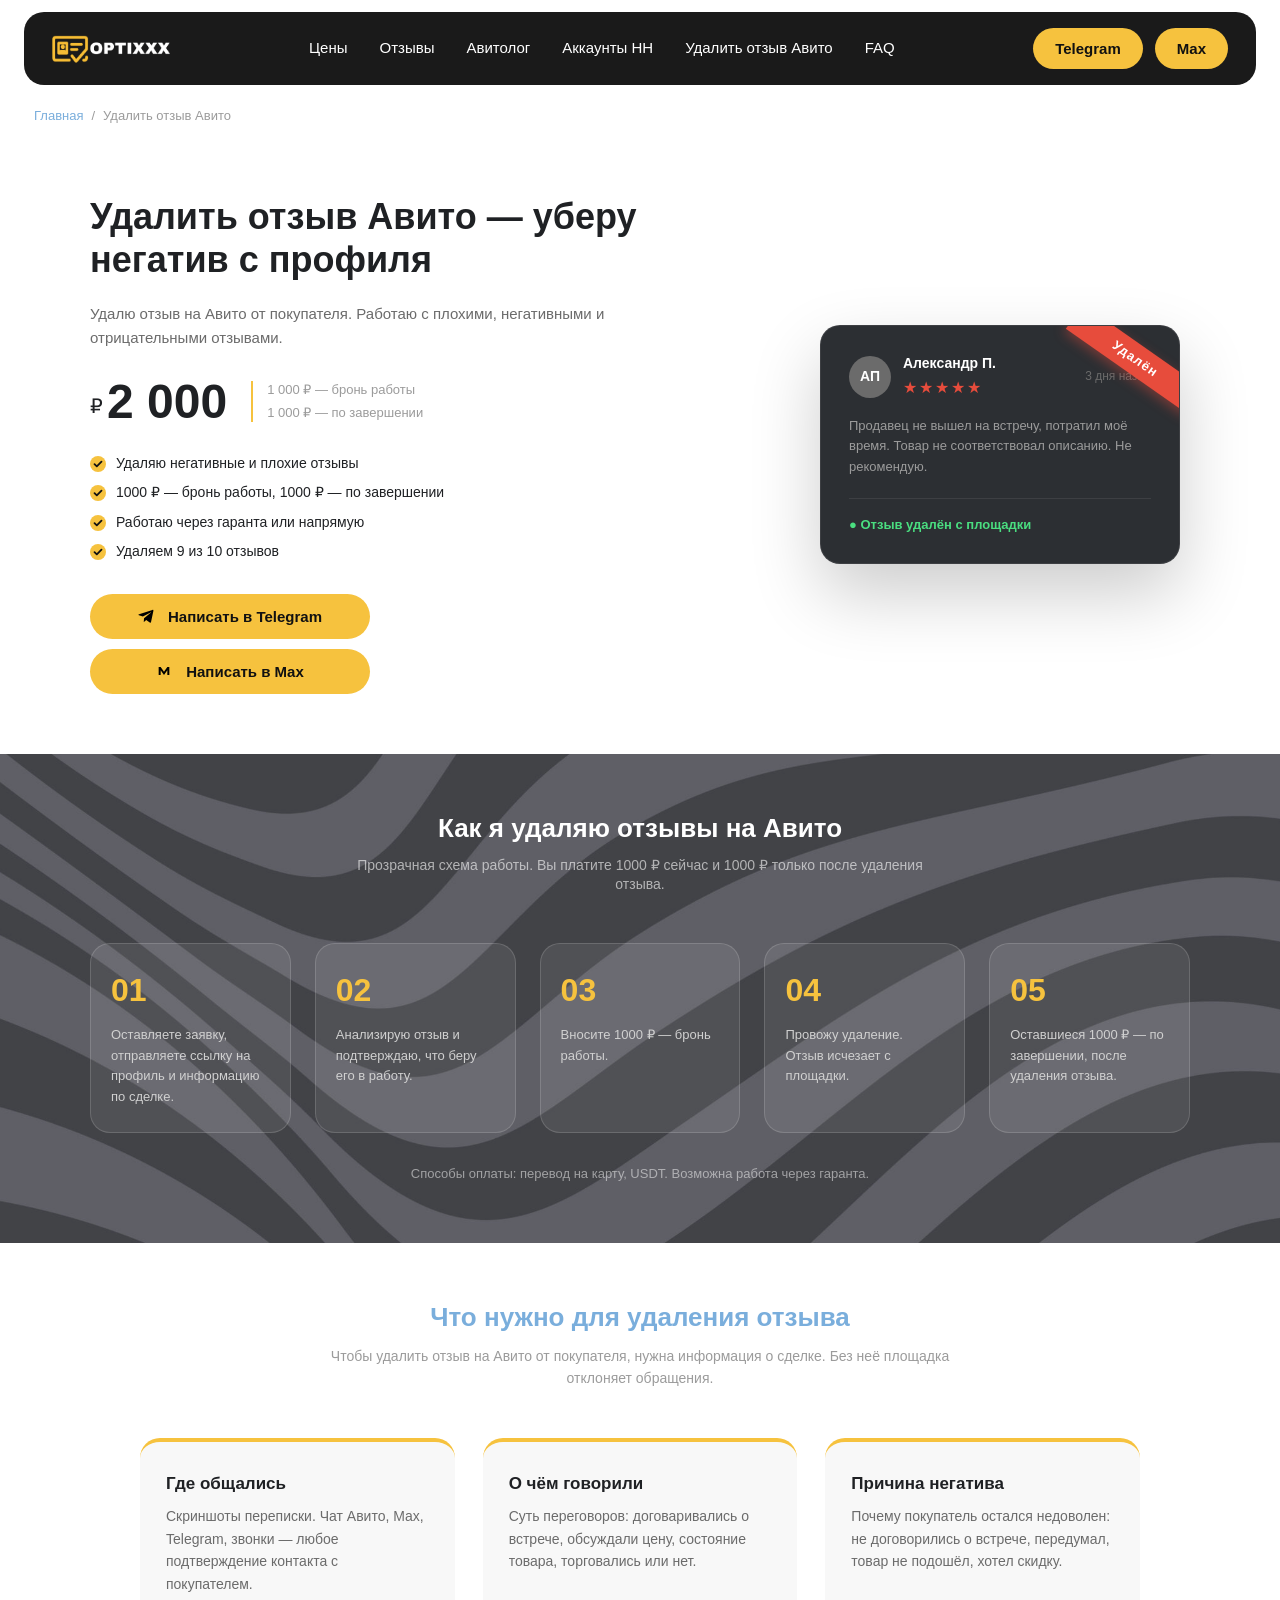
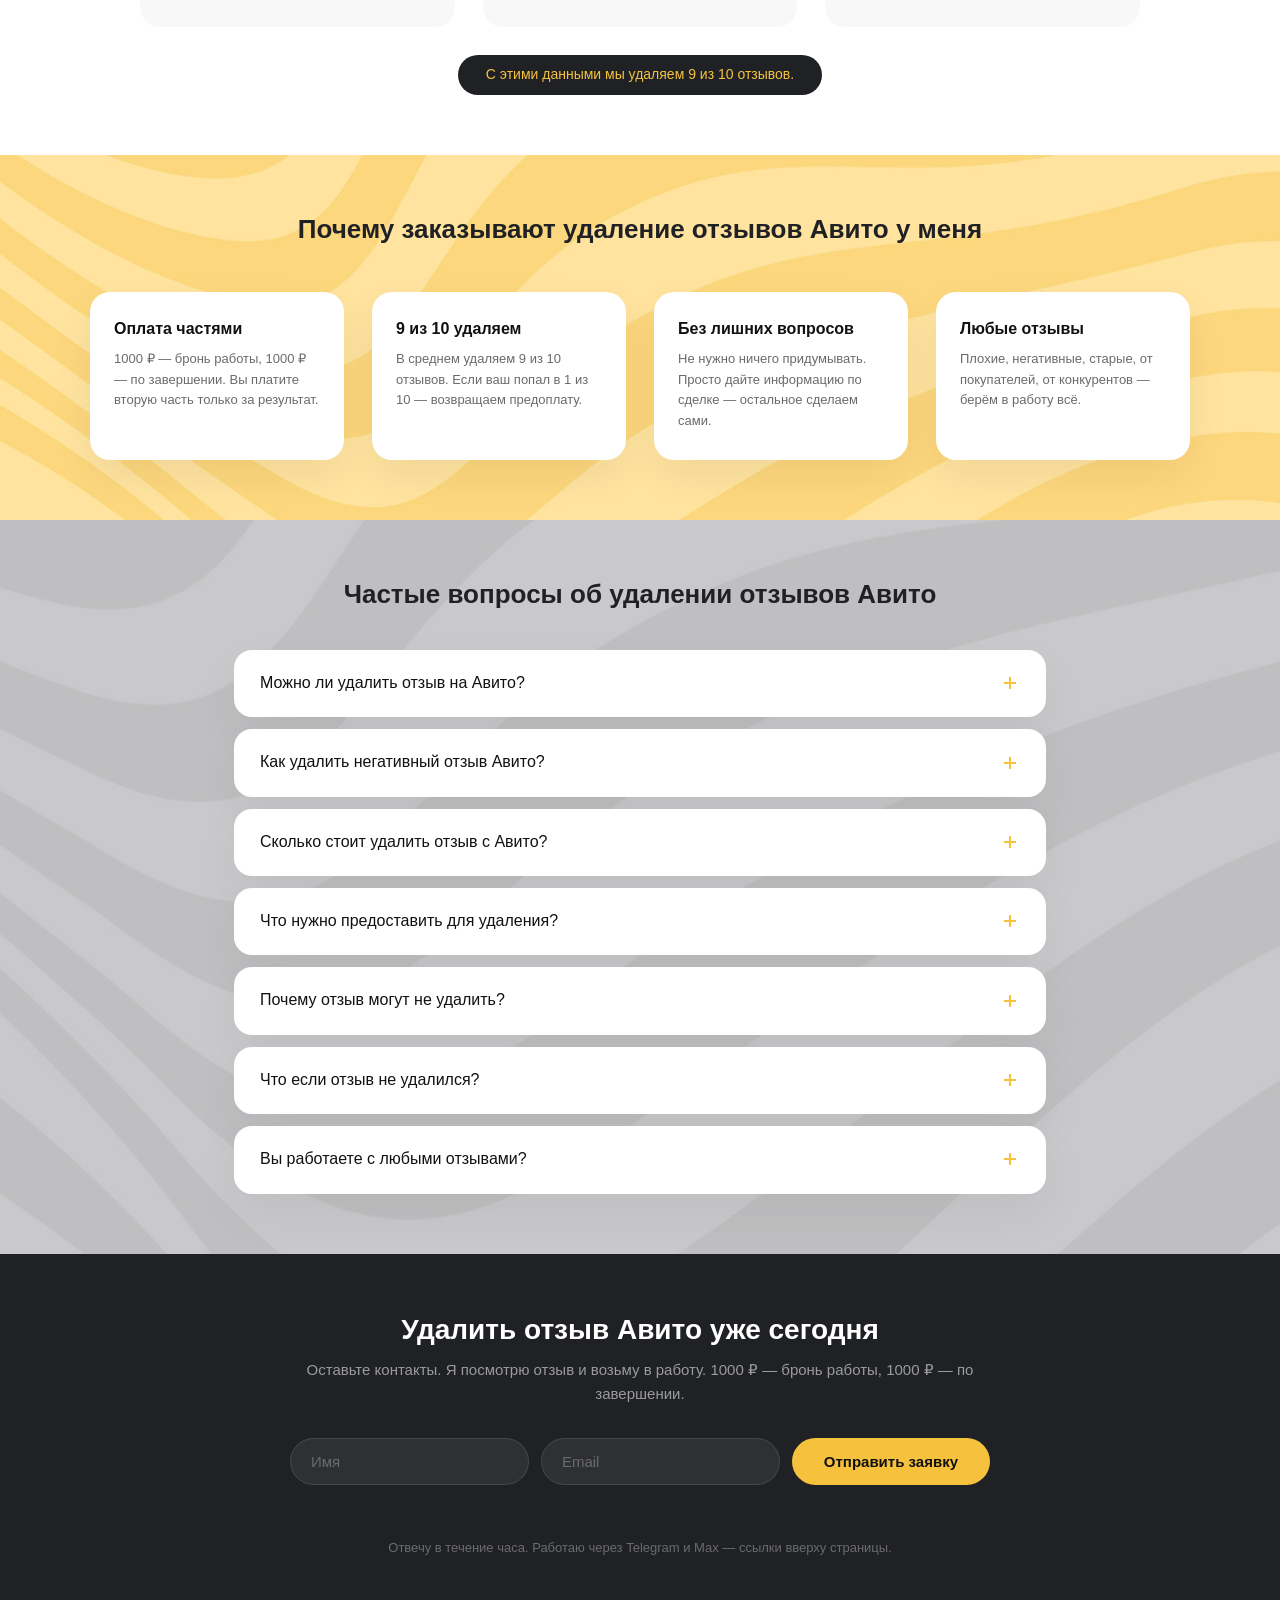
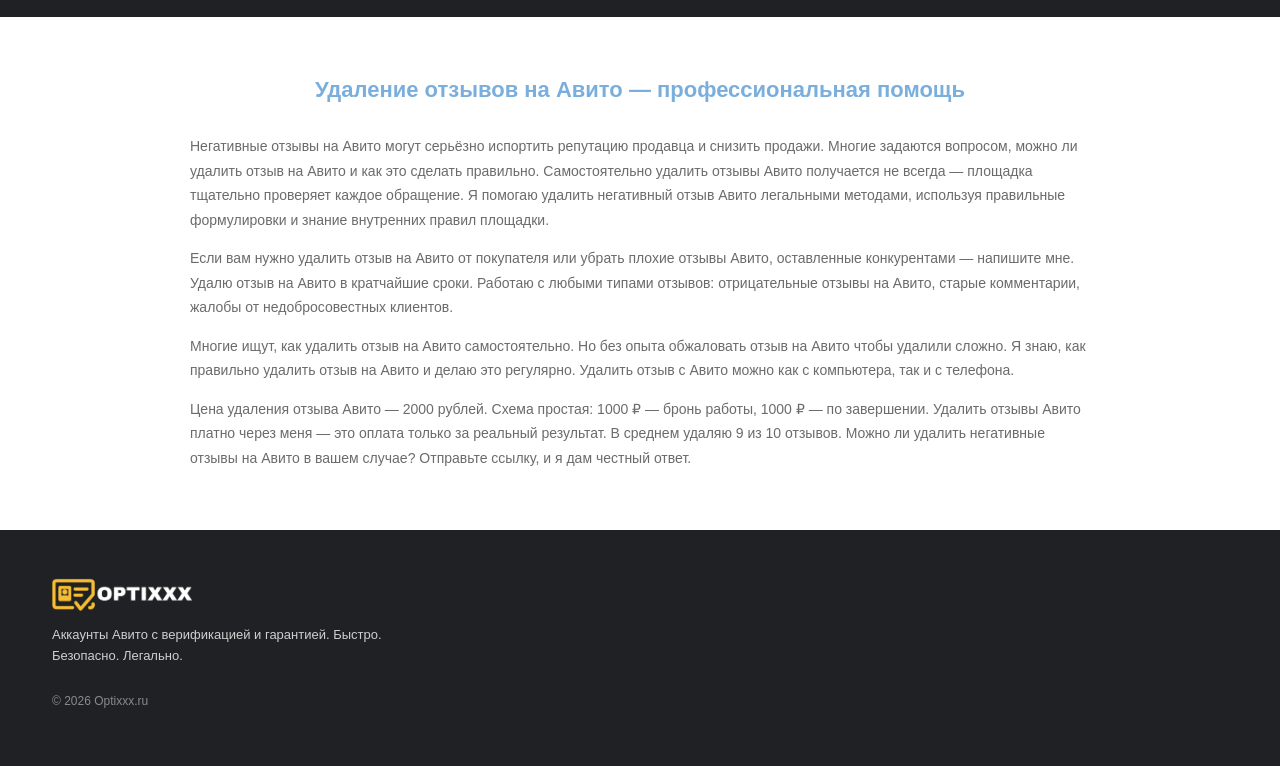
<file: udalit-otzyv-avito/index.html>
<!DOCTYPE html>
<html lang="ru">
	<head>
		<meta charset="UTF-8"/>
		<meta http-equiv="X-UA-Compatible" content="IE=edge"/>
		<meta name="viewport" content="width=device-width, initial-scale=1.0"/>
		<title>Удалить отзыв Авито — уберу негатив с профиля | 9 из 10 отзывов</title>
		<meta name="description" content="Удалю отзыв на Авито от покупателя. Удаляем негативные, плохие и отрицательные отзывы. 1000 ₽ бронь, 1000 ₽ по факту. 9 из 10 отзывов успешно."/>
		<meta name="keywords" content="удалить отзыв авито, удаление отзывов авито, удалить негативный отзыв авито, удалить отзыв на авито от покупателя, цена удаления отзыва авито"/>
		<meta name="robots" content="index, follow"/>
		<link rel="canonical" href="https://optixxx.ru/udalit-otzyv-avito"/>
		<!-- Open Graph -->
		<meta property="og:type" content="website"/>
		<meta property="og:title" content="Удалить отзыв Авито — уберу негатив с профиля | 9 из 10 отзывов"/>
		<meta property="og:description" content="Удалю отзыв на Авито от покупателя. Удаляем негативные, плохие и отрицательные отзывы. 1000 ₽ бронь, 1000 ₽ по факту. 9 из 10 отзывов успешно."/>
		<meta property="og:url" content="https://optixxx.ru/udalit-otzyv-avito"/>
		<meta property="og:image" content="https://optixxx.ru/img/logo.png"/>
		<!-- Favicon -->
		<link rel="icon" href="../favicon.ico" type="image/x-icon">
		<link rel="apple-touch-icon" href="/apple-touch-icon.png">
		<!-- Styles -->
		<link rel="stylesheet" href="../css/styles.css" media="all">
		<link rel="stylesheet" href="../css/product-styles.css" media="all">
		<link rel="stylesheet" href="../css/udalit_otzyv.css" media="all">
		<!-- Scripts -->
		<script src="../js/mobile-menu.js" defer></script>
		<script src="../js/scroll-top.js" defer></script>
	</head>
	<body>
		<!-- metrika -->
		<script type="text/javascript">
		(function(m, e, t, r, i, k, a) {
			m[i] = m[i] || function() {
			(m[i].a = m[i].a || []).push(arguments)
			};
			m[i].l = 1 * new Date();
			for (var j = 0; j < document.scripts.length; j++) {
			if (document.scripts[j].src === r) {
				return;
			}
			}
			k = e.createElement(t), a = e.getElementsByTagName(t)[0], k.async = 1, k.src = r, a.parentNode.insertBefore(k, a)
		})(window, document, 'script', 'https://mc.yandex.ru/metrika/tag.js?id=104427988', 'ym');
		ym(104427988, 'init', {
			ssr: true,
			webvisor: true,
			clickmap: true,
			ecommerce:"dataLayer",
			referrer: document.referrer,
			url: location.href,
			accurateTrackBounce:true,
			trackLinks:true
		});
		</script>
		<noscript>
			<div><img src="https://mc.yandex.ru/watch/104427988" style="position:absolute; left:-9999px;" alt=""/></div>
		</noscript>
		<!-- /metrika -->
		<button class="burger" aria-label="Открыть меню">
			<span></span>
			<span></span>
			<span></span>
		</button>
		<header class="header">
			<div class="container">
				<div class="header__inner">
					<a href="/" class="logo">
						<img src="../img/logo.png" alt="Optixxx">
					</a>
					<nav class="nav">
						<ul class="nav__list">
							<li><a href="/#tariffs">Цены</a></li>
							<li><a href="/#about">Отзывы</a></li>
							<li><a href="/avitolog">Авитолог</a></li>
							<li><a href="/akkaunt-hh">Аккаунты HH</a></li>
							<li><a href="/udalit-otzyv-avito">Удалить отзыв Авито</a></li>
							<li><a href="/#faq">FAQ</a></li>
						</ul>
					</nav>
					<div class="header__cta">
						<a href="https://t.me/" class="btn btn--telegram" target="_blank">Telegram</a>
						<a href="https://max.ru/id360801300595_2_bot" class="btn btn--telegram" target="_blank">Max</a>
					</div>
				</div>
			</div>
		</header>

		<main>
			<!-- ================= BREADCRUMBS ================= -->
			<section class="breadcrumbs">
				<div class="container">
					<ul class="breadcrumbs__list">
						<li><a href="/">Главная</a></li>
						<li>Удалить отзыв Авито</li>
					</ul>
				</div>
			</section>

			<!-- ================= БЛОК 1: ОФФЕР ================= -->
			<section class="uo-hero animate">
				<div class="container">
					<div class="uo-hero__grid">
						<!-- левая часть -->
						<div class="uo-hero__content">
							<h1 class="uo-hero__title">Удалить отзыв Авито — уберу негатив с профиля</h1>
							<p class="uo-hero__subtitle">Удалю отзыв на Авито от покупателя. Работаю с плохими, негативными и отрицательными отзывами.</p>
							<div class="uo-hero__price-block">
								<div class="uo-hero__price">
									<span class="uo-hero__currency">₽</span>
									<span class="uo-hero__value">2 000</span>
								</div>
								<div class="uo-hero__scheme">
									<span>1 000 ₽ — бронь работы</span>
									<span>1 000 ₽ — по завершении</span>
								</div>
							</div>
							<ul class="uo-hero__list">
								<li>Удаляю негативные и плохие отзывы</li>
								<li>1000 ₽ — бронь работы, 1000 ₽ — по завершении</li>
								<li>Работаю через гаранта или напрямую</li>
								<li>Удаляем 9 из 10 отзывов</li>
							</ul>
							<div class="uo-hero__btns">
								<a href="https://t.me/" class="uo-hero__btn" target="_blank">
									<img src="../img/icons/icon_tg.svg" alt="Telegram" class="btn__icon">
									Написать в Telegram
								</a>
								<a href="https://max.ru/id360801300595_2_bot" class="uo-hero__btn" target="_blank">
									<img src="../img/icons/icon_max.svg" alt="Max" class="btn__icon">
									Написать в Max
								</a>
							</div>
						</div>
						<!-- декоративная карточка — пример удалённого отзыва -->
						<div class="uo-hero__card-wrap">
							<div class="uo-review-card">
								<div class="uo-review-card__deleted-banner">Удалён</div>
								<div class="uo-review-card__header">
									<div class="uo-review-card__avatar">АП</div>
									<div class="uo-review-card__meta">
										<div class="uo-review-card__author">Александр П.</div>
										<div class="uo-review-card__stars">
											<span class="star star--empty">★</span>
											<span class="star star--empty">★</span>
											<span class="star star--empty">★</span>
											<span class="star star--empty">★</span>
											<span class="star star--empty">★</span>
										</div>
									</div>
									<div class="uo-review-card__date">3 дня назад</div>
								</div>
								<p class="uo-review-card__text">Продавец не вышел на встречу, потратил моё время. Товар не соответствовал описанию. Не рекомендую.</p>
								<div class="uo-review-card__footer">
									<span class="uo-review-card__status">● Отзыв удалён с площадки</span>
								</div>
							</div>
						</div>
					</div>
				</div>
			</section>

			<!-- ================= БЛОК 2: СХЕМА СДЕЛКИ ================= -->
			<section class="uo-steps animate">
				<div class="container">
					<h2 class="uo-steps__title">Как я удаляю отзывы на Авито</h2>
					<p class="uo-steps__subtitle">Прозрачная схема работы. Вы платите 1000 ₽ сейчас и 1000 ₽ только после удаления отзыва.</p>
					<div class="uo-steps__list">
						<div class="uo-step">
							<div class="uo-step__num">01</div>
							<p class="uo-step__text">Оставляете заявку, отправляете ссылку на профиль и информацию по сделке.</p>
						</div>
						<div class="uo-step">
							<div class="uo-step__num">02</div>
							<p class="uo-step__text">Анализирую отзыв и подтверждаю, что беру его в работу.</p>
						</div>
						<div class="uo-step">
							<div class="uo-step__num">03</div>
							<p class="uo-step__text">Вносите 1000 ₽ — бронь работы.</p>
						</div>
						<div class="uo-step">
							<div class="uo-step__num">04</div>
							<p class="uo-step__text">Провожу удаление. Отзыв исчезает с площадки.</p>
						</div>
						<div class="uo-step">
							<div class="uo-step__num">05</div>
							<p class="uo-step__text">Оставшиеся 1000 ₽ — по завершении, после удаления отзыва.</p>
						</div>
					</div>
					<p class="uo-steps__note">Способы оплаты: перевод на карту, USDT. Возможна работа через гаранта.</p>
				</div>
			</section>

			<!-- ================= БЛОК 3: ЧТО НУЖНО ОТ КЛИЕНТА ================= -->
			<section class="uo-needs animate">
				<div class="container">
					<h2 class="uo-needs__title">Что нужно для удаления отзыва</h2>
					<p class="uo-needs__subtitle">Чтобы удалить отзыв на Авито от покупателя, нужна информация о сделке. Без неё площадка отклоняет обращения.</p>
					<div class="uo-needs__grid">
						<div class="uo-need-card">
							<h3 class="uo-need-card__title">Где общались</h3>
							<p class="uo-need-card__text">Скриншоты переписки. Чат Авито, Max, Telegram, звонки — любое подтверждение контакта с покупателем.</p>
						</div>
						<div class="uo-need-card">
							<h3 class="uo-need-card__title">О чём говорили</h3>
							<p class="uo-need-card__text">Суть переговоров: договаривались о встрече, обсуждали цену, состояние товара, торговались или нет.</p>
						</div>
						<div class="uo-need-card">
							<h3 class="uo-need-card__title">Причина негатива</h3>
							<p class="uo-need-card__text">Почему покупатель остался недоволен: не договорились о встрече, передумал, товар не подошёл, хотел скидку.</p>
						</div>
					</div>
					<p class="uo-needs__note">С этими данными мы удаляем 9 из 10 отзывов.</p>
				</div>
			</section>

			<!-- ================= БЛОК 4: ПРЕИМУЩЕСТВА ================= -->
			<section class="uo-advantages animate">
				<div class="container">
					<h2 class="uo-advantages__title">Почему заказывают удаление отзывов Авито у меня</h2>
					<div class="uo-advantages__grid">
						<div class="uo-adv-card">
							<h3 class="uo-adv-card__title">Оплата частями</h3>
							<p class="uo-adv-card__text">1000 ₽ — бронь работы, 1000 ₽ — по завершении. Вы платите вторую часть только за результат.</p>
						</div>
						<div class="uo-adv-card">
							<h3 class="uo-adv-card__title">9 из 10 удаляем</h3>
							<p class="uo-adv-card__text">В среднем удаляем 9 из 10 отзывов. Если ваш попал в 1 из 10 — возвращаем предоплату.</p>
						</div>
						<div class="uo-adv-card">
							<h3 class="uo-adv-card__title">Без лишних вопросов</h3>
							<p class="uo-adv-card__text">Не нужно ничего придумывать. Просто дайте информацию по сделке — остальное сделаем сами.</p>
						</div>
						<div class="uo-adv-card">
							<h3 class="uo-adv-card__title">Любые отзывы</h3>
							<p class="uo-adv-card__text">Плохие, негативные, старые, от покупателей, от конкурентов — берём в работу всё.</p>
						</div>
					</div>
				</div>
			</section>

			<!-- ================= БЛОК 5: FAQ ================= -->
			<section class="uo-faq animate">
				<div class="container">
					<h2 class="uo-faq__title">Частые вопросы об удалении отзывов Авито</h2>
					<div class="uo-faq__list">
						<details class="faq-item">
							<summary>Можно ли удалить отзыв на Авито? <span class="faq-icon"></span></summary>
							<div class="faq-content">Да. Мы удаляем отзывы любой сложности. В среднем 9 из 10 отзывов успешно уходят с площадки.</div>
						</details>
						<details class="faq-item">
							<summary>Как удалить негативный отзыв Авито? <span class="faq-icon"></span></summary>
							<div class="faq-content">Присылайте ссылку на профиль и детали сделки. Мы составляем обращение по правилам площадки и удаляем отзыв.</div>
						</details>
						<details class="faq-item">
							<summary>Сколько стоит удалить отзыв с Авито? <span class="faq-icon"></span></summary>
							<div class="faq-content">2000 ₽. 1000 ₽ — бронь работы, 1000 ₽ — по завершении. Вторая часть только после удаления.</div>
						</details>
						<details class="faq-item">
							<summary>Что нужно предоставить для удаления? <span class="faq-icon"></span></summary>
							<div class="faq-content">Ссылку на профиль, скриншот отзыва и информацию: где общались с покупателем, о чём говорили, причина негатива.</div>
						</details>
						<details class="faq-item">
							<summary>Почему отзыв могут не удалить? <span class="faq-icon"></span></summary>
							<div class="faq-content">Такое бывает редко. Например, если покупатель приложил фото переписки с оскорблениями с вашей стороны. В остальных случаях справляемся.</div>
						</details>
						<details class="faq-item">
							<summary>Что если отзыв не удалился? <span class="faq-icon"></span></summary>
							<div class="faq-content">Если отзыв попал в тот самый 1 из 10 — возвращаем предоплату за вычетом комиссии перевода. Но до этого доходит редко.</div>
						</details>
						<details class="faq-item">
							<summary>Вы работаете с любыми отзывами? <span class="faq-icon"></span></summary>
							<div class="faq-content">Да. Плохие, негативные, отрицательные, старые, от покупателей, от конкурентов — берём всё.</div>
						</details>
					</div>
				</div>
			</section>

			<!-- ================= БЛОК 6: ФОРМА ================= -->
			<section class="uo-order animate">
				<div class="container">
					<div class="uo-order__inner">
						<h2 class="uo-order__title">Удалить отзыв Авито уже сегодня</h2>
						<p class="uo-order__subtitle">Оставьте контакты. Я посмотрю отзыв и возьму в работу. 1000 ₽ — бронь работы, 1000 ₽ — по завершении.</p>
						<form class="uo-order__form" id="uoOrderForm" novalidate>
							<input type="hidden" name="source" value="udalit-otzyv-avito">
							<div class="uo-order__fields">
								<input
									class="uo-order__input"
									type="text"
									name="name"
									placeholder="Имя"
									required
								>
								<input
									class="uo-order__input"
									type="email"
									name="email"
									placeholder="Email"
									required
								>
								<button class="uo-order__btn" type="submit">Отправить заявку</button>
							</div>
							<p class="uo-order__msg" id="uoOrderMsg" aria-live="polite"></p>
						</form>
						<p class="uo-order__note">Отвечу в течение часа. Работаю через Telegram и Max — ссылки вверху страницы.</p>
					</div>
				</div>
			</section>

			<!-- ================= БЛОК 7: SEO-ТЕКСТ ================= -->
			<section class="uo-seo animate">
				<div class="container">
					<h2 class="uo-seo__title">Удаление отзывов на Авито — профессиональная помощь</h2>
					<div class="uo-seo__content">
						<p>Негативные отзывы на Авито могут серьёзно испортить репутацию продавца и снизить продажи. Многие задаются вопросом, можно ли удалить отзыв на Авито и как это сделать правильно. Самостоятельно удалить отзывы Авито получается не всегда — площадка тщательно проверяет каждое обращение. Я помогаю удалить негативный отзыв Авито легальными методами, используя правильные формулировки и знание внутренних правил площадки.</p>
						<p>Если вам нужно удалить отзыв на Авито от покупателя или убрать плохие отзывы Авито, оставленные конкурентами — напишите мне. Удалю отзыв на Авито в кратчайшие сроки. Работаю с любыми типами отзывов: отрицательные отзывы на Авито, старые комментарии, жалобы от недобросовестных клиентов.</p>
						<p>Многие ищут, как удалить отзыв на Авито самостоятельно. Но без опыта обжаловать отзыв на Авито чтобы удалили сложно. Я знаю, как правильно удалить отзыв на Авито и делаю это регулярно. Удалить отзыв с Авито можно как с компьютера, так и с телефона.</p>
						<p>Цена удаления отзыва Авито — 2000 рублей. Схема простая: 1000 ₽ — бронь работы, 1000 ₽ — по завершении. Удалить отзывы Авито платно через меня — это оплата только за реальный результат. В среднем удаляю 9 из 10 отзывов. Можно ли удалить негативные отзывы на Авито в вашем случае? Отправьте ссылку, и я дам честный ответ.</p>
					</div>
				</div>
			</section>
		</main>

		<!-- ================= FOOTER ================= -->
		<footer class="footer">
			<div class="container">
				<div class="footer__content">
					<img src="../img/logo.png" alt="OPTixxx" class="footer__logo">
					<p class="footer__text">
						Аккаунты Авито с верификацией и гарантией. Быстро.<br>
						Безопасно. Легально.
					</p>
					<span class="footer__copy">© 2026 Optixxx.ru</span>
				</div>
			</div>
		</footer>

		<div class="mobile-menu">
			<nav class="mobile-menu__nav">
				<a href="/#prices">Цены</a>
				<a href="/#about">Отзывы</a>
				<a href="/avitolog">Авитолог</a>
				<a href="/akkaunt-hh">Аккаунты HH</a>
                <a href="/udalit-otzyv-avito">Удалить отзыв Авито</a>
				<a href="/#faq">FAQ</a>
				<a href="https://t.me/" target="_blank">Telegram</a>
				<a href="https://max.ru/id360801300595_2_bot" target="_blank">Max</a>
			</nav>
		</div>

		<button class="scroll-top" aria-label="Прокрутить страницу наверх">
			<img src="../img/scroll-top.svg" alt="">
		</button>

		<!-- ================= PROMO WIDGET ================= -->
		<div class="promo-widget" id="promoWidget" style="display: none;">
			<button class="promo-widget__close" id="promoClose" aria-label="Закрыть"></button>
			<h3 class="promo-widget__title">Негативный отзыв на Авито? 🗑️</h3>
			<p class="promo-widget__text">Удалю отзыв за 2000 ₽. 1000 ₽ сейчас, 1000 ₽ после результата.</p>
			<a href="https://t.me/" class="promo-widget__btn">Написать в Telegram</a>
			<a href="https://max.ru/id360801300595_2_bot" class="promo-widget__btn">Написать в Max</a>
		</div>
		<script src="//code.jivo.ru/widget/45LiCBazyI" async></script>
		<script>
			window.addEventListener("load", function() {
				const widget = document.getElementById("promoWidget");
				const closeBtn = document.getElementById("promoClose");
				setTimeout(function() { widget.classList.add("is-active"); }, 2000);
				closeBtn.addEventListener("click", function() { widget.classList.remove("is-active"); });
			});
		</script>

		<!-- анимации .animate -->
		<script>
			document.addEventListener("DOMContentLoaded", () => {
				const blocks = document.querySelectorAll(".animate");

				if (!("IntersectionObserver" in window)) {
					blocks.forEach(el => el.classList.add("animate--visible"));
					return;
				}

				const observer = new IntersectionObserver((entries, obs) => {
					entries.forEach(entry => {
						if (!entry.isIntersecting) return;
						entry.target.classList.add("animate--visible");
						obs.unobserve(entry.target);
					});
				}, {
					threshold: 0.15,
					rootMargin: "0px 0px -80px 0px"
				});

				blocks.forEach(el => observer.observe(el));
			});
		</script>

		<!-- форма -->
		<script>
			document.getElementById('uoOrderForm').addEventListener('submit', async function(e) {
				e.preventDefault();

				const btn = this.querySelector('button[type="submit"]');
				const msg = document.getElementById('uoOrderMsg');
				const data = new FormData(this);

				btn.disabled = true;
				btn.textContent = 'Отправляем...';
				msg.textContent = '';
				msg.className = 'uo-order__msg';

				try {
					const res  = await fetch('/php/send_mail.php', { method: 'POST', body: data });
					const json = await res.json();

					if (json.success) {
						msg.textContent = 'Заявка отправлена! Отвечу в течение часа.';
						msg.classList.add('uo-order__msg--ok');
						this.reset();
					} else {
						msg.textContent = json.message || 'Ошибка. Попробуйте ещё раз.';
						msg.classList.add('uo-order__msg--err');
						btn.disabled = false;
						btn.textContent = 'Отправить заявку';
					}
				} catch {
					msg.textContent = 'Не удалось отправить. Проверьте соединение.';
					msg.classList.add('uo-order__msg--err');
					btn.disabled = false;
					btn.textContent = 'Отправить заявку';
				}
			});
		</script>
	</body>
</html>
</file>
<file: css/styles.css>
/* ===============================
     RESET
================================ */
*,
*::before,
*::after {
    box-sizing: border-box;
    margin: 0;
    padding: 0;
}

html {
    scroll-behavior: smooth;
}

body {
    font-family: "Roboto", "Roboto Flex", sans-serif;
    font-size: 16px;
    line-height: 1.4;
    color: #111;
    background-color: #fff;
}

img {
    display: block;
}

a {
    text-decoration: none;
    color: inherit;
}

ul {
    list-style: none;
}

/* ===============================
     VARIABLES
================================ */
:root {
    --container-padding: 24px;

    --color-black: #111;
    --color-white: #fff;
    --color-yellow: #f6c23e;
    --color-gray: #9b9b9b;
    --color-dark: #1a1a1a;
    --color-border: #e5e5e5;

    --radius-sm: 8px;
    --radius-md: 12px;
    --radius-lg: 20px;

    --transition: 0.25s ease;
}

/* ===============================
     CONTAINER (1500px)
================================ */
.container {
    width: 100%;
    max-width: 1500px;
    padding-left: var(--container-padding);
    padding-right: var(--container-padding);
    margin-left: auto;
    margin-right: auto;
}

/* ===============================
     TYPOGRAPHY
================================ */
h1, h2, h3 {
    font-family: "Syne", sans-serif;
    font-weight: 700;
    line-height: 1.15;
}

p {
    color: var(--color-gray);
}

/* ===============================
     SECTIONS
================================ */
section {
    position: relative;
        scroll-margin-top: 90px;
}

/* ===============================
     HEADER
================================ */
.header {
    position: sticky;
    top: 0;
    z-index: 100;
    background-color: #fff;
}

.header .container {
    padding-top: 12px;
    padding-bottom: 12px;
}

.header__inner {
    display: grid;
    grid-template-columns: auto 1fr auto;
    align-items: center;
    gap: 24px;

    padding: 16px 28px;
    border-radius: 20px;
    background-color: var(--color-dark);
}

/* LOGO */
.logo img {
    height: 28px;
    width: auto;
}

/* NAV */
.nav {
    justify-self: center;
}

.nav__list {
    display: flex;
    gap: 32px;
}

.nav__list a {
    position: relative;
    font-size: 15px;
    font-weight: 500;
    color: var(--color-white);
    padding-bottom: 4px;
}

.nav__list a::after {
    content: "";
    position: absolute;
    left: 0;
    bottom: 0;
    width: 100%;
    height: 2px;
    background-color: var(--color-yellow);
    color: var(--color-yellow);
    transform: scaleX(0);
    transform-origin: left;
    transition: transform var(--transition);
}

.nav__list a:hover::after {
    transform: scaleX(1);
}

/* TELEGRAM BUTTON */
.btn--telegram {
    background-color: var(--color-yellow);
    color: var(--color-black);
    font-size: 15px;
    font-weight: 600;
    padding: 10px 22px;
    border-radius: 999px;
        text-align: center;
}

/* ===== HEADER CONTROLS ===== */

.burger {
	display: none;
	position: fixed;
	top: 30px;
	right: 40px;
	z-index: 1001;


	width: 32px;
	height: 24px;
	background: none;
	border: none;
	cursor: pointer;

	flex-direction: column;
	justify-content: space-between;
}

.burger span {
	display: block;
	height: 3px;
	width: 100%;
	background-color: #fff;
	border-radius: 2px;
	transition: transform 0.3s ease, opacity 0.3s ease;
}


/* CTA GROUP */
.header__cta {
	display: flex;
	gap: 12px;
	align-items: center;
}

/* ===== MOBILE MENU ===== */

.mobile-menu {
    position: fixed;
    inset: 0;
    background-color: #1f2124;
    z-index: 999;

    display: flex;
    align-items: center;
    justify-content: center;

    opacity: 0;
    pointer-events: none;
    transition: opacity 0.35s ease;
}

.mobile-menu {
	position: fixed;
	top: 0;
	left: 0;
	width: 100%;
	height: 100dvh;

	background-color: #1f2124;
	z-index: 999;

	display: flex;
	align-items: center;
	justify-content: center;

	overflow: hidden;

	opacity: 0;
	pointer-events: none;
	transition: opacity 0.35s ease;
}


.mobile-menu__nav {
    display: flex;
    flex-direction: column;
    gap: 24px;
    text-align: center;
}

.mobile-menu__nav a {
    font-size: 20px;
    color: #fff;
    text-decoration: none;
}

.mobile-menu.is-open {
    opacity: 1;
    pointer-events: auto;
}

.burger.is-active span:nth-child(1) {
    transform: translateY(10px) rotate(45deg);
}

.burger.is-active span:nth-child(2) {
    opacity: 0;
}

.burger.is-active span:nth-child(3) {
    transform: translateY(-10px) rotate(-45deg);
}

/* ===============================
     HERO
================================ */
.hero {
    background-color: var(--color-white);
    padding-top: 40px;
    padding-bottom: 20px;
}

.hero__inner {
    display: flex;
    flex-direction: column;
    align-items: center;
    text-align: center;
}

.hero__title {
    font-size: 50px;
    color: #6b6b6b;
    margin-bottom: 24px;
}

.hero__title span {
    display: block;
    margin-top: 12px;
    color: var(--color-yellow);
}

.hero__text {
    max-width: 760px;
    font-size: 12px;
    line-height: 1.6;
    margin-bottom: 20px;
}

.hero__btn {
    display: inline-flex;
    align-items: center;
    justify-content: center;

    min-width: 360px;
    height: 40px;

    background-color: var(--color-yellow);
    color: var(--color-black);

    font-size: 18px;
    font-weight: 500;

    border-radius: 999px;

    margin-bottom: 10px;
}

/* ===============================
   HERO LOAD ANIMATION
================================ */

.hero__title,
.hero__text,
.hero__btn {
	opacity: 0;
	transform: translateY(40px);
	transition:
		opacity 0.9s cubic-bezier(0.22, 1, 0.36, 1),
		transform 0.9s cubic-bezier(0.22, 1, 0.36, 1);
}

.hero.is-loaded .hero__title {
	opacity: 1;
	transform: translateY(0);
	transition-delay: 0.2s;
}

.hero.is-loaded .hero__text {
	opacity: 1;
	transform: translateY(0);
	transition-delay: 0.4s;
}

.hero.is-loaded .hero__btn {
	opacity: 1;
	transform: translateY(0);
	transition-delay: 0.6s;
}

/* ===============================
     ANIMATION
================================ */

.animate {
    opacity: 0;
    transform: translateY(40px);
    transition:
        opacity 1s cubic-bezier(0.22, 1, 0.36, 1),
        transform 1s cubic-bezier(0.22, 1, 0.36, 1);
}

.animate--visible {
    opacity: 1;
    transform: translateY(0);
}

/* ===============================
     TARIFFS
================================ */

.tariffs {
    background: #a7a7a7 url("../img/bg_gray.jpg") center / cover no-repeat;
    padding: 30px 0;
    position: relative;
    overflow: hidden;
}

.tariffs::before {
    content: "";
    position: absolute;
    inset: 0;

    background-color: rgba(255, 255, 255, 0.5); /* степень "обесцвечивания" */
    pointer-events: none;
}
.tariffs > .container {
    position: relative;
    z-index: 1;
}

/* ===== SWITCHER ===== */
.tariffs__switcher {
    display: flex;
    align-items: center;
    justify-content: center;
    gap: 12px;
    margin-bottom: 20px;

    font-size: 16px;
    font-weight: 500;
    color: #fff;
}

/* подпись под переключателем */
.tariffs__note {
    margin-top: 8px;
    margin-bottom: 40px;

    font-size: 12px;
    line-height: 1.4;
    color: rgba(255, 255, 255, 0.6);
    text-align: center;

    opacity: 0;
    transform: translateY(-6px);
    max-height: 0;
    overflow: hidden;

    transition:
        opacity 0.5s cubic-bezier(0.22, 1, 0.36, 1),
        transform 0.5s cubic-bezier(0.22, 1, 0.36, 1),
        max-height 0.5s cubic-bezier(0.22, 1, 0.36, 1);
}
.tariffs__note.is-visible {
    opacity: 1;
    transform: translateY(0);
    max-height: 40px;
}




.switcher {
    width: 42px;
    height: 22px;
    background-color: #111;
    border-radius: 999px;
    position: relative;
}

.switcher__dot {
    position: absolute;
    top: 3px;
    left: 3px;
    width: 16px;
    height: 16px;
    background-color: #fff;
    border-radius: 50%;
}

/* ===== GRID ===== */
.tariffs__grid {
    display: grid;
    grid-template-columns: repeat(3, 1fr);
    gap: 32px;

    max-width: 1100px;
    margin: 0 auto;
}


/* ===== CARD ===== */
.tariff-card {
    background-color: #2c2f33;
    border-radius: 20px;
    padding: 32px 28px 36px;
    color: #fff;

    display: flex;
    flex-direction: column;
    align-items: center;
    text-align: center;
    transition-delay: var(--delay, 0s);
    transition:
        transform 0.45s cubic-bezier(0.22, 1, 0.36, 1),
        box-shadow 0.45s cubic-bezier(0.22, 1, 0.36, 1);
}

.tariff-card:hover {
    transform: translateY(-10px);
    box-shadow: 0 20px 40px rgba(0, 0, 0, 0.35);
}
.tariff-card:hover .tariff-card__btn {
    box-shadow: 0 6px 16px rgba(246, 194, 62, 0.35);
}
.tariff-card:hover .tariff-card__btn-more {
    box-shadow: 0 6px 16px rgba(250, 228, 109, 0.29);
}
.tariff-card__title {
    font-size: 20px;
    font-weight: 600;
    margin-bottom: 24px;
}

/* PRICE */

.tariff-card__price {
    display: flex;
    align-items: flex-start;
    justify-content: center;
    gap: 6px;

    margin-bottom: 24px;
}

/* знак рубля */
.price__currency {
    font-family: "Roboto", sans-serif;
    font-size: 18px;
    font-weight: 500;
    line-height: 1;
    margin-top: 6px;
    color: #ffffff;
}

/* цифры */
.price__value {
    font-family: "Poppins", sans-serif;
    font-size: 40px;
    font-weight: 700;
    line-height: 1;
    color: #ffffff;
}

/* активное состояние — ОПТ */
.switcher--active .switcher__dot {
    transform: translateX(20px);
}


/* LIST */
.tariff-card__list {
    display: flex;
    flex-direction: column;
    gap: 12px;
    margin-bottom: 32px;
}

.tariff-card__list {
    align-items: center;
}

.tariff-card__list li {
        font-size: 14px;
}

.tariff-card__list li::before {
    position: static;
    margin-right: 8px;
    content: "✓";
    color: var(--color-yellow);
}

/* BUTTON */
.tariff-card__btn {
    width: 175px;
    margin-top: auto;
    align-self: center;

	display: inline-flex;
	align-items: center;
	justify-content: center;
	gap: 3px;

    margin-bottom: 5px;

    padding: 10px 36px;
    background-color: var(--color-yellow);
    color: #111;

    font-size: 15px;
    font-weight: 600;
    border-radius: 999px;
}
.tariff-card__btn-more {
    width: 175px;
    margin-top: auto;
    align-self: center;

    padding: 10px 36px;
    background-color: #fde68a;
    color: #111;

    font-size: 15px;
    font-weight: 600;
    border-radius: 999px;
}

/* ===== FEATURED CARD ===== */
.tariff-card--featured {
    background-color: #2c2f33;
    transform: translateY(20px);
}
.tariff-card--featured:hover {
    transform: translateY(-8px);
}

/* ===============================
     RESPONSIVE
================================ */
@media (max-width: 1024px) {
    .tariffs__grid {
        grid-template-columns: 1fr;
    }

    .tariff-card--featured {
        transform: none;
    }
}

        
/* ===============================
     ABOUT
================================ */

.about {
    padding: 40px 0;
    background-color: #ffffff;
}

.about__title {
    text-align: center;
    font-size: 26px;
    font-weight: 600;
    color: #7aaedc;
    margin-bottom: 40px;
}

/* GRID */
.about__grid {
    display: grid;
    grid-template-columns: 460px 1fr;
    gap: 80px;

    max-width: 1100px;
    margin: 0 auto;
}


/* LEFT */
.about__media {
    position: relative;
    max-width: 420px; 
}


.about__image {
    position: relative;
    padding: 0;
}

/* жёлтая полоса слева */
.about__image::before {
    content: "";
    position: absolute;
    top: 0;
    left: 0;

    width: 120px;
    height: 100%;

    background-color: #fde68a;
    border-radius: 20px 0 0 20px;
}

.about__image img {
    position: relative;
    z-index: 1;

    margin-left: 100px;
    max-width: 100%;
}


@media (max-width: 1024px) {
    .about__image img {
        margin-left: 0px;
    }
}

/* ===== STAT NUMBER ===== */
.about__stat-number {
    display: flex;
    align-items: flex-start;
}

/* цифры */
.about__stat-value {
    font-family: "Poppins", sans-serif;
    font-size: 48px;
    font-weight: 700;
    color: #111;
    line-height: 1;
}

/* знак процента */
.about__stat-percent {
    font-family: "Poppins", sans-serif;
    font-size: 20px;
    font-weight: 600;
    line-height: 1;
    margin-left: 4px;
    margin-top: 6px;
    color: #111;
}



.about__review-list {
    display: flex;
    flex-direction: column;
    gap: 8px;
    font-size: 12px;
}

.about__review-list .star {
    color: var(--color-yellow);
    margin-right: 6px;
}

/* RIGHT */
.about__reviews-btn {
    display: inline-flex;
    align-items: center;
    justify-content: center;

    padding: 10px 25px;
    margin-bottom: 24px;
margin-top: 40px;
        
    font-size: 16px;
    font-weight: 500;

    background-color: #1f2124;
    color: #fff;
    border-radius: 20px;
}

.about__text {
    font-size: 14px;
    line-height: 1.6;
    margin-bottom: 16px;
    max-width: 520px;
}

/* STATS */
.about__stats {
    display: flex;
    gap: 48px;
    margin-top: 32px;
}

.about__stat-value {
    font-family: "Poppins", sans-serif;
    font-size: 48px;
    font-weight: 700;
    color: #111;
}

.about__stat-label {
    display: block;
    font-size: 14px;
    color: #f6c23e;
    margin-top: 4px;
}

.about__stat-value {
    transition: color 0.4s ease;
}

/* ===============================
     ABOUT ARROW
================================ */

.about__content {
    position: relative;
}
.about__arrow {
    position: absolute;
    top: 40px;
    right: 200px;
        top: -100px;
    width: 250px;
    height: auto;

    pointer-events: none;
}
@media (max-width: 1024px) {
    .about__arrow {
        display: none;
    }
}

/* ===============================
     ABOUT SCROLL ANIMATION
================================ */

.about__media,
.about__content {
    opacity: 0;
    transition:
        opacity 1s cubic-bezier(0.22, 1, 0.36, 1),
        transform 1s cubic-bezier(0.22, 1, 0.36, 1);
}

/* слева */
.about__media {
    transform: translateX(-80px);
}

/* справа */
.about__content {
    transform: translateX(80px);
}

/* активное состояние */
.about.is-visible .about__media,
.about.is-visible .about__content {
    opacity: 1;
    transform: translateX(0);
}

.about__content {
    transition-delay: 0.1s;
}
        
        
@media (max-width: 1024px) {
    .about__grid {
        grid-template-columns: 1fr;
        gap: 20px;
        place-items: center;
    }
    .about__content {
        place-items: center;
        margin-left: 30px;
    }
    .about__media {
        max-width: 420px;
        margin: 0 auto;
    }

    .about__stats {
        justify-content: left;
    }
    .about__reviews-btn {
        margin-top: 10px;
        margin-left: 110px;
        padding: 10px 100px
    }
}

@media (max-width: 768px) {
    .about__media,
    .about__content {
        transform: translateX(0);
        opacity: 1;
        margin-left: 0;
    }
    .about__reviews-btn {
        margin-top: 20px;
        margin-left: 0;
    }
    .about__image::before {
        border-radius: 10px 0 0 10px;
    }
}

/* ===============================
     SERVICES
================================ */

.services {
    padding-top: 20px;
        padding-bottom: 60px;
    background-color: #ffffff;
}

/* TITLE */
.services__title {
    text-align: center;
    font-size: 24px;
    font-weight: 600;
    color: #7aaedc;
    margin-bottom: 64px;
}

/* GRID */
.services__grid {
    display: grid;
    grid-template-columns: repeat(3, 1fr);
    gap: 24px;

    max-width: 1100px;
    margin: 0 auto;
}

/* CARD */
.service-card {
    background-color: #fde68a;
    border-radius: 16px;
    padding: 24px 22px;

    min-height: 190px;

    transition:
        transform 0.45s cubic-bezier(0.22, 1, 0.36, 1),
        box-shadow 0.45s cubic-bezier(0.22, 1, 0.36, 1);
}
        
.service-card {
    background-color: #fde68a;
    border-radius: 16px;
    padding: 24px 22px;

    min-height: 190px;

    display: flex;
    flex-direction: column;
    align-items: center;
    justify-content: center;

    text-align: center;

    transition:
        transform 0.45s cubic-bezier(0.22, 1, 0.36, 1),
        box-shadow 0.45s cubic-bezier(0.22, 1, 0.36, 1);
}


/* CARD TITLE */ 
.service-card__title {
    font-size: 15px;
    font-weight: 600;
    color: #111;
    margin-bottom: 10px;
}

.service-card__text {
    font-size: 13px;
    line-height: 1.45;
    color: #3a3a3a;
    max-width: 260px;
}

/* ===============================
     SERVICE CARD ROTATION HOVER
================================ */
.service-card {
    background-color: #fde68a;
    border-radius: 16px;
    min-height: 190px;

    display: flex;
    align-items: center;
    justify-content: center;

    perspective: 1000px;
}

/* внутренний слой */
.service-card__inner {
    width: 100%;

    display: flex;
    flex-direction: column;
    align-items: center;
    justify-content: center;
    text-align: center;

    border-radius: 16px;

    background-color: #fde68a;

    transform-style: preserve-3d;
    backface-visibility: hidden;

    transition:
        transform 1.2s cubic-bezier(0.22, 1, 0.36, 1),
        box-shadow 0.45s ease;
}

/* HOVER — ТОЛЬКО ЧЕРЕЗ РОДИТЕЛЯ */
.service-card:hover .service-card__inner {
    transform: rotateY(360deg);
}



@media (max-width: 1024px) {
    .services__grid {
        grid-template-columns: repeat(2, 1fr);
    }
}

@media (max-width: 768px) {
    .services__grid {
        grid-template-columns: 1fr;
    }
}

/* ===============================
     AVITOLOG
================================ */

.avitolog {
    position: relative;
    padding: 60px 0;
    color: #fff;

    background-image: url("../img/bg_gray.jpg");
    background-size: cover;
    background-position: center;
    background-repeat: no-repeat;
}

/* GRID */
.avitolog__grid {
    display: grid;
    grid-template-columns: 520px 1fr;
    gap: 72px;

    max-width: 1200px;
    margin: 0 auto;
    align-items: center;
}

/* ===============================
     LEFT IMAGE
================================ */

.avitolog__image img {
    width: 100%;
    display: block;
    border-radius: 28px;
}

/* ===============================
     RIGHT CONTENT
================================ */

.avitolog__title {
    font-size: 36px;
    line-height: 1.2;
    margin-bottom: 24px;
}

.avitolog__title span {
    font-weight: 700;
}

.avitolog__text {
    font-size: 15px;
    line-height: 1.6;
    color: #d0d0d0;
    max-width: 520px;
    margin-bottom: 32px;
}

/* ===============================
     LIST WITH SVG CHECKS
================================ */

.avitolog__list {
    display: flex;
    flex-direction: column;
    gap: 14px;
}

.avitolog__list li {
    display: flex;
    align-items: flex-start;
    gap: 12px;

    font-size: 14px;
    color: #d0d0d0;
}

/* SVG check icon */
.check-icon {
    width: 16px;
    height: 16px;
    margin-top: 2px;
    flex-shrink: 0;

    background-repeat: no-repeat;
    background-size: contain;
    background-position: center;

    background-image: url("../img/check-yellow.svg");
}

@media (max-width: 1024px) {
    .avitolog__grid {
        grid-template-columns: 1fr;
        gap: 48px;
    }

    .avitolog__image {
        max-width: 420px;
        margin: 0 auto;
    }
}

@media (max-width: 768px) {
    .avitolog {
        padding: 80px 0;
    }

    .avitolog__title {
        font-size: 28px;
    }
}

/* ===============================
     AVITOLOG SCROLL ANIMATION
================================ */


.avitolog__image,
.avitolog__content {
    opacity: 0;
    transition:
        opacity 1s cubic-bezier(0.22, 1, 0.36, 1),
        transform 1s cubic-bezier(0.22, 1, 0.36, 1);
}

/* слева → вправо */
.avitolog__image {
    transform: translateX(-80px);
}

/* справа → влево */
.avitolog__content {
    transform: translateX(80px);
}

/* когда блок активен */
.avitolog.is-visible .avitolog__image,
.avitolog.is-visible .avitolog__content {
    opacity: 1;
    transform: translateX(0);
}

.avitolog__content {
    transition-delay: 0.12s;
}

@media (max-width: 768px) {
    .avitolog__image,
    .avitolog__content {
        transform: translateX(0);
        opacity: 1;
    }
}

/* ===============================
     MARKS
================================ */

.marks {
    padding: 60px 0;
    background-color: #ffffff;
    overflow: hidden;
}

/* TITLE */
.marks__title {
    text-align: center;
    font-size: 24px;
    font-weight: 600;
    color: #7aaedc;
    margin-bottom: 16px;
}

/* SUBTITLE */
.marks__subtitle {
    max-width: 720px;
    margin: 0 auto 64px;
    text-align: center;

    font-size: 14px;
    line-height: 1.6;
    color: #8a8a8a;
}

/* GRID */
.marks__grid {
    display: grid;
    grid-template-columns: 1fr 320px 1fr;
    gap: 64px;
    align-items: center;

    max-width: 1200px;
    margin: 0 auto;
}

/* PHONE */

.marks__phone {
    display: flex;
    justify-content: center;
}

.marks__phone img {
    width: 260px;
    max-width: 100%;
    display: block;
        border-radius: 20px;
}


/* COLUMNS */
.marks__column {
    display: flex;
    flex-direction: column;
    gap: 40px;
}

/* левая колонка — текст прижат вправо */
.marks__column:first-child {
    align-items: flex-end;
}

.marks__column:first-child .mark-item {
    flex-direction: row-reverse;
    text-align: right;
}

.marks__column:first-child .mark-item__content {
    text-align: right;
}
/* правая колонка — текст слева */
.marks__column:last-child {
    align-items: flex-start;
}

.marks__column:last-child .mark-item {
    flex-direction: row;
    text-align: left;
}

.marks__column:last-child .mark-item__content {
    text-align: left;
}


/* ===============================
   MARKS SCROLL ANIMATION
================================ */

.marks__column,
.marks__phone {
	opacity: 0;
	transition:
		opacity 1s cubic-bezier(0.22, 1, 0.36, 1),
		transform 1s cubic-bezier(0.22, 1, 0.36, 1);
}

/* левая колонка */
.marks__column:first-child {
	transform: translateX(-100px);
}

/* правая колонка */
.marks__column:last-child {
	transform: translateX(100px);
}

/* телефон — из воздуха */
.marks__phone {
	transform: scale(0.85);
}

.marks.is-visible .marks__column,
.marks.is-visible .marks__phone {
	opacity: 1;
	transform: translateX(0) scale(1);
}







/* ITEM */
.mark-item {
    display: flex;
    gap: 16px;
}

.mark-item__icon {
    width: 36px;
    height: 36px;

    background-color: #fde68a;
    border-radius: 8px;

    display: flex;
    align-items: center;
    justify-content: center;
}

.mark-item__icon img {
    width: 36px;
    height: 36px;
    display: block;
}


.mark-item__content h4 {
    font-size: 16px;
    font-weight: 600;
    color: #7aaedc;
    margin-bottom: 6px;
}

.mark-item__content p {
    font-size: 13px;
    line-height: 1.45;
    color: #8a8a8a;
}

@media (max-width: 1024px) {
    .marks__grid {
        grid-template-columns: 1fr;
        gap: 48px;
    }

    .marks__phone {
        max-width: 260px;
        margin: 0 auto;
    }
}

        
/* ===============================
     FAQ
================================ */

.faq {
    position: relative;
    padding: 80px 0;
    color: #fff;

    background-image: url("../img/bg_gray.jpg");
    background-size: cover;
    background-position: center;
    background-repeat: no-repeat;
}

.faq__grid {
    display: grid;
    grid-template-columns: 520px 420px;
    gap: 40px;

    max-width: 1100px;
    margin: 0 auto;
    align-items: flex-start;
}


/* LEFT */
.faq__title {
    font-size: 32px;
    line-height: 1.2;
    margin-bottom: 24px;
}

.faq__title span {
    font-weight: 700;
}

.faq__text {
    font-size: 14px;
    line-height: 1.6;
    color: #cfcfcf;
    margin-bottom: 32px;
}

.faq__btn {
    padding: 10px 28px;
    background-color: var(--color-yellow);
    color: #111;
    border-radius: 999px;
    font-size: 16px;
    font-weight: 500;

	display: inline-flex;
	align-items: center;
	justify-content: center;
	gap: 3px;
    margin-bottom: 10px;
}

/* RIGHT */
.faq__list {
    display: flex;
    flex-direction: column;
}

/* ITEM */
.faq-item {
    border-bottom: 1px solid rgba(255,255,255,0.15);
}

/* QUESTION */
.faq-item__question {
    width: 100%;
    background: none;
    border: none;
    padding: 18px 0;

    display: flex;
    justify-content: space-between;
    align-items: center;

    font-size: 14px;
    color: #fff;
    text-align: left;
    cursor: pointer;
}

.faq-item__icon {
    font-size: 20px;
    line-height: 1;
    transition: transform 0.3s ease;
}

/* ANSWER */
.faq-item__answer {
    height: 0;
    overflow: hidden;

    transition:
        height 0.45s cubic-bezier(0.22, 1, 0.36, 1),
        opacity 0.25s ease;

    opacity: 0;
}

.faq-item.is-open .faq-item__answer {
    opacity: 1;
}

.faq-item__answer p {
    padding: 0 0 16px;
    font-size: 13px;
    line-height: 1.6;
    color: #cfcfcf;
}

/* ACTIVE */
.faq-item.is-open .faq-item__answer {
    max-height: 200px;
}

.faq-item.is-open .faq-item__icon {
    transform: rotate(45deg);
}

/* ===============================
     FAQ SCROLL ANIMATION
================================ */

.faq__intro,
.faq__list {
    opacity: 0;
    transition:
        opacity 1s cubic-bezier(0.22, 1, 0.36, 1),
        transform 1s cubic-bezier(0.22, 1, 0.36, 1);
}

/* левый блок */
.faq__intro {
    transform: translateX(-80px);
}

/* правый блок */
.faq__list {
    transform: translateX(80px);
}

/* активное состояние */
.faq.is-visible .faq__intro,
.faq.is-visible .faq__list {
    opacity: 1;
    transform: translateX(0);
}
@media (max-width: 768px) {
    .faq__intro,
    .faq__list {
        transform: translateX(0);
        opacity: 1;
    }
}

/* ===============================
     RESPONSIVE
================================ */

@media (max-width: 1024px) {
    .faq__grid {
        grid-template-columns: 1fr;
        gap: 48px;
    }
}

/* ===============================
     YELLOW INFO BLOCK
================================ */

.info-block {
    position: relative;
    padding: 60px 0;
    color: #111;

    background-image: url("../img/bg_yellow.jpg");
    background-size: cover;
    background-position: center;
    background-repeat: no-repeat;
}


/* контент поверх */
.info-block .container {
    position: relative;
    z-index: 1;
}

.info-block__content {
    max-width: 1100px;
    margin: 0 auto;

    font-size: 14px;
    line-height: 1.75;
}

/* абзацы */
.info-block__content p {
    margin-bottom: 10px;
        color: #1f2124;
}

.info-block__content p:last-child {
    margin-bottom: 0;
}
@media (max-width: 768px) {
    .info-block {
        padding: 60px 0;
    }

    .info-block__content {
        font-size: 13px;
    }
}


/* ===============================
     ARTICLES
================================ */

.articles {
    padding: 60px 0;
    background-color: #ffffff;
}

/* TITLE */
.articles__title {
    text-align: center;
    font-size: 14px;
    font-weight: 500;
    color: #f6c23e;
    margin-bottom: 24px;
}

/* FILTERS */
.articles__filters {
    display: flex;
    justify-content: center;
    gap: 12px;
    margin-bottom: 48px;
}

.articles__filter {
    padding: 6px 14px;
    font-size: 12px;
    border-radius: 999px;
    border: none;
    cursor: pointer;

    background-color: #f3f3f3;
    color: #777;

    transition: background-color 0.25s ease, color 0.25s ease;
}

.articles__filter.is-active {
    background-color: var(--color-yellow);
    color: #111;
}

/* GRID */
.articles__grid {
    display: flex;
    justify-content: center;
}

/* CARD */
.article-card {
    width: 300px;
    padding: 20px;
    border-bottom-left-radius: 16px;
    border-bottom-right-radius: 16px;

    background-color: #1f2124;
    color: #fff;

    display: flex;
    flex-direction: column;
}

/* DATE */
.article-card__date {
    font-size: 11px;
    color: #9a9a9a;
    margin-bottom: 12px;
}

/* TITLE */
.article-card__title {
    font-size: 14px;
    line-height: 1.4;
    margin-bottom: 12px;
}

.article-card__title a {
    color: #ffffff;
    text-decoration: none;
}

/* EXCERPT */
.article-card__excerpt {
    font-size: 12px;
    line-height: 1.5;
    color: #cfcfcf;
    margin-bottom: 16px;
}

/* LINK */
.article-card__link {
    margin-top: auto;
    font-size: 12px;
    color: var(--color-yellow);
    text-decoration: none;
}

/* ===============================
     FOOTER
================================ */

.footer {
    background-color: #1f2124;
    padding: 48px 0 56px;
    color: #cfcfcf;
}

/* контейнер */
.footer .container {
    max-width: 1500px;
    margin: 0 auto;
    padding: 0 52px;
}

/* контент слева */
.footer__content {
    display: flex;
    flex-direction: column;
    align-items: flex-start;
    gap: 14px;
}

/* логотип */
.footer__logo {
    width: 140px;
    display: block;
}

/* текст */
.footer__text {
    font-size: 13px;
    line-height: 1.6;
    color: #cfcfcf;
}

/* копирайт */
.footer__copy {
    margin-top: 12px;
    font-size: 12px;
    color: #8a8a8a;
}
@media (max-width: 768px) {
    .footer {
        padding: 40px 0;
    }

    .footer__logo {
        width: 120px;
    }
}

/* ===============================
     SCROLL TO TOP
================================ */

.scroll-top {
    position: fixed;
    right: 32px;
    bottom: 272px;

    width: 56px;
    height: 56px;

    border-radius: 12px;
    border: 1px solid var(--color-yellow);
    background-color: #1f2124;

    display: flex;
    align-items: center;
    justify-content: center;

    cursor: pointer;

    opacity: 0;
    pointer-events: none;
    transform: translateY(12px);

    transition:
        opacity 0.35s ease,
        transform 0.35s ease;
    z-index: 1000;
}

@media (max-width: 768px) {
    .scroll-top {
        bottom: 237px;
    }
}

.scroll-top img {
        width: 18px;
    height: 18px;
}

/* visible */
.scroll-top.is-visible {
    opacity: 1;
    pointer-events: auto;
    transform: translateY(0);
}

/* hover */
.scroll-top:hover {
    transform: translateY(-2px);
}

/* ===============================
	PROMO WIDGET
================================ */

.promo-widget {
	position: fixed;
	right: 16px;
	bottom: 16px;

	width: 300px;
	padding: 24px;

	background-color: #1f2124;
	color: #fff;

	border-radius: 16px;
	box-shadow: 0 20px 40px rgba(0, 0, 0, 0.35);

	opacity: 0;
	pointer-events: none;
	transition: opacity 0.35s ease;

	z-index: 1100;
}

.promo-widget.is-active {
	opacity: 1;
	pointer-events: auto;
}

.promo-widget__title {
	font-size: 18px;
	font-weight: 600;
	margin-bottom: 12px;
}

.promo-widget__text {
	font-size: 14px;
	line-height: 1.5;
	color: #cfcfcf;
	margin-bottom: 18px;
}

.promo-widget__btn {
	display: inline-flex;
	align-items: center;
	justify-content: center;

	width: 100%;
	height: 42px;

	background-color: var(--color-yellow);
	color: #111;

	font-size: 15px;
	font-weight: 600;

	border-radius: 999px;
	transition: transform 0.2s ease;

    margin-bottom: 10px;
}

.promo-widget__btn:hover {
	transform: translateY(-2px);
}

/* CLOSE BUTTON */

.promo-widget__close {
	position: absolute;
	top: 14px;
	right: 14px;

	width: 18px;
	height: 18px;

	background: none;
	border: none;
	cursor: pointer;
}

.promo-widget__close::before,
.promo-widget__close::after {
	content: "";
	position: absolute;
	top: 8px;
	left: 0;

	width: 18px;
	height: 2px;

	background-color: #9b9b9b;
}

.promo-widget__close::before {
	transform: rotate(45deg);
}

.promo-widget__close::after {
	transform: rotate(-45deg);
}

.promo-widget__close:hover::before,
.promo-widget__close:hover::after {
	background-color: #fff;
}

/* ===============================
   AVITOLOG BUTTON
================================ */

.avitolog__btn {
	display: inline-flex;
	align-items: center;
	justify-content: center;
	margin-top: 30px;
	padding: 14px 36px;
	background-color: #f6c23e;
	color: #111;
	border-radius: 999px;
	font-weight: 600;
	font-size: 15px;
	text-decoration: none;
	transition:
		transform 0.3s ease,
		box-shadow 0.3s ease;
}

.avitolog__btn:hover {
	transform: translateY(-4px);
	box-shadow: 0 12px 28px rgba(246, 194, 62, 0.35);
}
@media (max-width: 768px) {

	.avitolog__btn {
		display: flex;
		margin: 30px auto 0 auto;
	}
}


/* MOBILE */

@media (max-width: 768px) {
	.promo-widget {
		right: 16px;
		left: 16px;
		bottom: 20px;

		width: auto;
		padding: 20px;
	}

	.promo-widget__title {
		font-size: 16px;
	}

	.promo-widget__text {
		font-size: 13px;
	}
}

/* ===============================
     RESPONSIVE
================================ */

@media (max-width: 1100px) {
    .header__cta {
        display: none;
    }
}

@media (max-width: 900px) {

    .burger {
        display: flex;
    }

    .header__nav {
        display: none;
    }

    .nav {
        display: none;
    }
}

@media (max-width: 768px) {
    .about__stats {
        justify-content: center;
    }

    .hero {
        padding-top: 20px;
        padding-bottom: 20px;
    }

    .hero__title {
        font-size: 36px;
    }

    .hero__text {
        font-size: 14px;
    }

    .hero__btn {
        min-width: 100%;
    }

    .about__reviews-btn {
        display: grid;
        margin-top: 0px;
    }
    .about__image img {
        margin-left: 10px;
    }
    .tariff-card__btn {
        width: 100%;
    }
    .tariff-card__btn-more {
        width: 100%;
    }
}

.btn__icon {
	width: 16px;
	height: 16px;
	margin-right: 8px;
}
</file>
<file: css/product-styles.css>
/* ===============================
   BREADCRUMBS
================================ */

.breadcrumbs {
	padding: 10px 0 10px 10px;
	background-color: #fff;
}

.breadcrumbs__list {
	display: flex;
	gap: 8px;
	font-size: 13px;
	color: #9b9b9b;
}

.breadcrumbs__list li::after {
	content: "/";
	margin-left: 8px;
}

.breadcrumbs__list li:last-child::after {
	display: none;
}

.breadcrumbs__list a {
	color: #7aaedc;
}
.breadcrumbs__list a:hover {
	text-decoration: underline;
}


/* ===============================
   PRODUCT HERO
================================ */

.product__content {
	position: relative;
}

.product {
	position: relative;
}

.product__promo {
	position: absolute;
	top: 45px;
	left: 46%;
	transform: translateX(-50%) rotate(20deg);
	z-index: 3;
	pointer-events: none;
	opacity: 0;
	transform: translateX(-50%) rotate(20deg) scale(0.8);
	transition:
		opacity 2s cubic-bezier(0.22, 1, 0.36, 1),
		transform 2s cubic-bezier(0.22, 1, 0.36, 1);
}

.product__promo-svg {
	width: 260px;
	height: auto;
	filter: drop-shadow(0 10px 20px rgba(0,0,0,0.3));
}

.product.is-visible .product__promo {
	opacity: 1;
	transform: translateX(-50%) rotate(20deg) scale(1);
}












.product {
	padding: 60px;
	background-color: #ffffff;
	position: relative;
	background: url("../img/bg_gray.jpg") center / cover no-repeat;
	overflow: hidden;
}

.product::before {
	content: "";
	position: absolute;
	inset: 0;
	background-color: rgba(255, 255, 255, 0.1);
	pointer-events: none;
}

product .container {
	position: relative;
	z-index: 1;
}


.product__grid {
	display: grid;
	grid-template-columns: 1fr 480px;
	gap: 40px;
	align-items: center;
	max-width: 1100px;
	margin: 0 auto;
}

.product__content h1 {
	font-size: 36px;
	line-height: 1.2;
	margin-bottom: 20px;
	color: #fff;
}

.product__subtitle {
	font-size: 15px;
	line-height: 1.6;
	color: #aaaaaa;
	margin-bottom: 28px;
	max-width: 520px;
}

.product__price {
	display: flex;
	align-items: flex-start;
	gap: 6px;
	margin-bottom: 28px;
    color: #fff;
}

.product__currency {
	font-size: 20px;
	font-weight: 500;
	margin-top: 6px;
}

.product__value {
	font-size: 42px;
	font-weight: 700;
}

.product__btn {
	display: inline-flex;
	align-items: center;
	justify-content: center;
	padding: 12px 32px;
	background-color: #f6c23e;
	color: #111;
	border-radius: 999px;
	font-weight: 600;
	font-size: 15px;
	transition: transform 0.3s ease, box-shadow 0.3s ease;
	margin-bottom: 10px;
}

.product__btn:hover {
	transform: translateY(-3px);
	box-shadow: 0 8px 20px rgba(246, 194, 62, 0.35);
}

.product__image {
	display: flex;
	justify-content: center;
	align-items: center;
	position: relative;
}

.product__image img {
	position: relative;
	z-index: 1;

	width: auto;
	max-width: 100%;
	max-height: 560px;
	height: auto;

	border-radius: 24px;
	object-fit: contain;
}




/* ===============================
   DESCRIPTION BLOCK
================================ */

.product-description {
	position: relative;
	padding: 60px 0;
	background: url("../img/bg_gray.jpg") center / cover no-repeat;
	overflow: hidden;
}

.product-description::before {
	content: "";
	position: absolute;
	inset: 0;
	background-color: rgba(255, 255, 255, 0.75);
	pointer-events: none;
}

.product-description .container {
	position: relative;
	z-index: 1;
	max-width: 900px;
}

.product-description h2 {
	font-size: 24px;
	margin-bottom: 24px;
	color: #7aaedc;
    text-align: center;
}

.product-description p {
	font-size: 14px;
	line-height: 1.7;
	color: #1f2124;
	margin-bottom: 16px;
}

.product-description ul {
	list-style: none;
	padding-left: 0;
	margin: 20px 0;
}

.product-description li {
	position: relative;
	padding-left: 26px;
	margin-bottom: 12px;
	font-size: 14px;
	line-height: 1.6;
	color: #1f2124;
}

.product-description li::before {
	content: "";
	position: absolute;
	left: 0;
	top: 3px;
	width: 16px;
	height: 16px;
	background: url("../img/check-yellow.svg") center / contain no-repeat;
}


.product-description a {
	color: #7aaedc;
	font-weight: 500;
	transition: color 0.3s ease;
}

.product-description a:hover {
	color: #5d94c6;
}


.description-avito {
    position: relative;
    padding: 60px 0;
    background: linear-gradient(to bottom, #bcbcbc 0%, #202020 80%)
}

/* ===============================
   PRODUCT DESCRIPTION CARD
================================ */

.product-description__card {
    background: linear-gradient(to bottom, #ffffff 0%, #f6c23e87 100%);
    border-radius: 28px;
    padding: 60px;
    box-shadow: 0 40px 90px rgba(0, 0, 0, 0.25);
    border: 1px solid rgba(255,255,255,0.4);
}

.product-description__title {
    text-align: center;
    margin-bottom: 30px;
}

.product-description__text p {
    font-size: 15px;
    line-height: 1.8;
    color: #1f2124;
    margin-bottom: 20px;
}

/* ===============================
   STATS
================================ */

.product-description__stats {
    margin-top: 50px;
    display: grid;
    grid-template-columns: repeat(4, 1fr);
    gap: 30px;
    text-align: center;
}

.stat-item {
    padding: 20px;
    border-radius: 20px;
    background: #f8f8f8;
    transition: transform 0.3s ease, box-shadow 0.3s ease;
}

.stat-item:hover {
    transform: translateY(-6px);
    box-shadow: 0 20px 40px rgba(0,0,0,0.08);
}

.stat-item__value {
    font-size: 34px;
    font-weight: 700;
    color: #f6c23e;
    margin-bottom: 8px;
}

.stat-item__label {
    font-size: 14px;
    color: #6b6b6b;
}




/* ===============================
   PRODUCT PAGE ANIMATION
================================ */

.product__content,
.product__image {
	opacity: 0;
	transition:
		opacity 1s cubic-bezier(0.22, 1, 0.36, 1),
		transform 1s cubic-bezier(0.22, 1, 0.36, 1);
}

.product__content {
	transform: translateX(-80px);
}

.product__image {
	transform: translateX(80px);
}

.product.is-visible .product__content,
.product.is-visible .product__image {
	opacity: 1;
	transform: translateX(0);
}


/* описание */
.product-description {
	opacity: 0;
	transform: translateY(60px);
	transition:
		opacity 1s cubic-bezier(0.22, 1, 0.36, 1),
		transform 1s cubic-bezier(0.22, 1, 0.36, 1);
}

.product-description.is-visible {
	opacity: 1;
	transform: translateY(0);
}

/* ===============================
   PRODUCT ADVANTAGES
================================ */

.product-advantages {
	padding: 40px 0;
	background-color: #f8f8f8;
}

.product-advantages__title {
	text-align: center;
	font-size: 24px;
	font-weight: 600;
	color: #7aaedc;
	margin-bottom: 60px;
}

.product-advantages__grid {
	display: grid;
	grid-template-columns: repeat(2, 1fr);
	gap: 32px;
	max-width: 1000px;
	margin: 0 auto;
}

.advantage-card {
	background-color: #ffffff;
	padding: 32px 28px;
	border-radius: 20px;
	box-shadow: 0 20px 40px rgba(0, 0, 0, 0.05);
	transition: transform 0.4s cubic-bezier(0.22, 1, 0.36, 1),
				box-shadow 0.4s cubic-bezier(0.22, 1, 0.36, 1);
}

.advantage-card:hover {
	transform: translateY(-8px);
	box-shadow: 0 30px 60px rgba(0, 0, 0, 0.08);
}

.advantage-card h3 {
	font-size: 16px;
	font-weight: 600;
	margin-bottom: 12px;
	color: #111;
}

.advantage-card p {
	font-size: 14px;
	line-height: 1.6;
	color: #6b6b6b;
}

/* ===============================
   PRODUCT FAQ
================================ */

.product-faq {
	position: relative;
	padding: 80px 0;
	overflow: hidden;
}

.product-faq .container {
	position: relative;
	z-index: 1;
}

.product-faq__title {
	text-align: center;
	font-size: 24px;
	font-weight: 600;
	color: #7aaedc;
	margin-bottom: 48px;
}

.product-faq__list {
	max-width: 800px;
	margin: 0 auto;
}

.product-faq {
	padding: 40px 0;
	background-color: #ffffff;
}

.product-faq__item {
	border-bottom: 1px solid #e5e5e5;
}

.product-faq__question {
	width: 100%;
	background: none;
	border: none;
	padding: 18px 0;

	display: flex;
	justify-content: space-between;
	align-items: center;

	font-size: 15px;
	font-weight: 500;
	color: #111;
	cursor: pointer;
	text-align: left;
}

.product-faq__icon {
	font-size: 20px;
	transition: transform 0.3s ease;
}

.product-faq__answer {
	height: 0;
	overflow: hidden;
	opacity: 0;

	transition:
		height 0.4s cubic-bezier(0.22, 1, 0.36, 1),
		opacity 0.3s ease;
}

.product-faq__answer p {
	padding: 0 0 18px;
	font-size: 14px;
	line-height: 1.6;
	color: #6b6b6b;
}

.product-faq__item.is-open .product-faq__icon {
	transform: rotate(45deg);
}

.product-faq__item.is-open .product-faq__answer {
	opacity: 1;
}

/* ===============================
   PRODUCT CTA
================================ */

.product-cta {
	padding: 50px 0;
	background-color: #f8f8f8;
	color: #1f2124;
	text-align: center;
}

.product-cta {
	position: relative;
	background: url("../img/bg_yellow.jpg") center / cover no-repeat;
	overflow: hidden;
}

.product-cta::before {
	content: "";
	position: absolute;
	inset: 0;
	background-color: rgba(255, 255, 255, 0.1);
	pointer-events: none;
}

.product-cta__inner {
	max-width: 700px;
	margin: 0 auto;
}

.product-cta__title {
	font-size: 28px;
	font-weight: 600;
	margin-bottom: 20px;
}

.product-cta__text {
	font-size: 15px;
	line-height: 1.6;
	color: #5a5a5a;
	margin-bottom: 30px;
}

.product-cta__price {
	display: flex;
	justify-content: center;
	align-items: flex-start;
	gap: 6px;
	margin-bottom: 30px;
}

.product-cta__currency {
	font-size: 20px;
	margin-top: 6px;
}

.product-cta__value {
	font-size: 42px;
	font-weight: 700;
}

.product-cta__btn {
	display: inline-flex;
	align-items: center;
	justify-content: center;

	margin-bottom: 10px;

	padding: 14px 36px;
	background-color: #f6c23e;
	color: #111;
    border: 1px solid #4b4b4b;
	border-radius: 999px;
	font-weight: 600;
	font-size: 16px;

	transition:
		transform 0.3s ease,
		box-shadow 0.3s ease;
}

.product-cta__btn:hover {
	transform: translateY(-4px);
	box-shadow: 0 12px 28px rgba(246, 194, 62, 0.35);
}

/* ===============================
   PRODUCT FADE SECTIONS
================================ */

.product-advantages,
.product-faq,
.product-cta,
.problems,
.services,
.internal-links {
	opacity: 0;
	transform: translateY(60px);
	transition:
		opacity 1s cubic-bezier(0.22, 1, 0.36, 1),
		transform 1s cubic-bezier(0.22, 1, 0.36, 1);
}

.product-advantages.is-visible,
.product-faq.is-visible,
.product-cta.is-visible,
.problems.is-visible,
.services.is-visible,
.internal-links.is-visible {
	opacity: 1;
	transform: translateY(0);
}


/* ===============================
   PRODUCT STOCK ANIMATION
================================ */

.product-stock {
	opacity: 0;
	transform: translateY(60px);
	transition:
		opacity 1s cubic-bezier(0.22, 1, 0.36, 1),
		transform 1s cubic-bezier(0.22, 1, 0.36, 1);
}

.product-stock.is-visible {
	opacity: 1;
	transform: translateY(0);
}


/* ===============================
   PRODUCT STOCK SLIDER
================================ */

.product-stock {
	position: relative;
	padding: 40px 0;
	background: url("../img/bg_gray.jpg") center / cover no-repeat;
	overflow: hidden;
}

.product-stock::before {
	content: "";
	position: absolute;
	inset: 0;
	background-color: rgba(255, 255, 255, 0.1);
	pointer-events: none;
}

.product-stock .container {
	position: relative;
	z-index: 1;
}

.product-stock__title {
	text-align: center;
	font-size: 22px;
	font-weight: 600;
	color: #7aaedc;
	margin-bottom: 40px;
}


/* контейнер слайдера */
.stock-slider {
	position: relative;
	max-width: 740px;
	margin: 0 auto;
}

/* трек */
.stock-slider__track {
	display: flex;
	gap: 24px;
	overflow-x: auto;
	scroll-behavior: smooth;
	scrollbar-width: none; /* Firefox */
}

.stock-slider__track::-webkit-scrollbar {
	display: none; /* Chrome */
}

/* карточка */
.stock-card {
	position: relative;
	height: 350px;
	border-radius: 26px;
	overflow: hidden;

	border: 3px solid rgba(255, 183, 0, 0.6);

	box-shadow: 0 25px 60px rgba(0, 0, 0, 0.08);
	transition: 
		transform 0.4s cubic-bezier(0.22, 1, 0.36, 1),
		box-shadow 0.4s cubic-bezier(0.22, 1, 0.36, 1),
		border-color 0.3s ease;
	flex-shrink: 0;
	margin-top: 20px;
	flex: 0 0 calc((100% - 24px) / 2);
	height: 350px;
}

.stock-card:hover {
	transform: translateY(-10px);
	box-shadow: 0 35px 80px rgba(0, 0, 0, 0.12);
	border-color: #f6c23e;
}


.stock-card img {
	width: 100%;
	height: 100%;
	object-fit: cover;
	filter: brightness(0.96);
	transition: transform 0.6s ease;
}

.stock-card__btn {
	position: absolute;
	bottom: 32px;
	left: 50px;
	background-color: #111;
	color: #f6c23e;
	font-size: 16px;
	font-weight: 600;
	padding: 10px 30px;
	border-radius: 999px;
	z-index: 5;
	box-shadow: 0 6px 16px rgba(0, 0, 0, 0.4);
	letter-spacing: 0.3px;
}
.stock-card__btn:hover {
	color: rgba(246, 194, 62, 0.8);
}

/* overlay */
.stock-card__overlay {
	position: absolute;
	top: -5px;
	right: -5px;
	display: flex;
	flex-direction: column;
	gap: 8px;
	padding-top: 14px;
	border-radius: 18px;
}

.stock-card__overlay span {
	background-color: #ffcd4ed9;
	color: #1f2124;
	font-size: 14px;
	padding: 10px 55px;
	border-top-left-radius: 999px;
	border-bottom-left-radius: 999px;
	font-weight: 600;
	box-shadow: 0 4px 12px #333333;
}

.stock-card__overlay span1 {
	background-color: #1f2124;
	color: rgb(167, 168, 170);
	font-size: 14px;
	padding: 10px 24px;
	border-top-left-radius: 999px;
	border-bottom-left-radius: 999px;
	font-weight: 600;
	box-shadow: 0 4px 12px #333333;
}

.stock-card__overlay span2 {
	background-color: #6b6b6b;
	color: #111;
	font-size: 14px;
	padding: 10px 24px;
	border-top-left-radius: 999px;
	border-bottom-left-radius: 999px;
	font-weight: 600;
	box-shadow: 0 4px 12px #333333;
}

.stock-card__overlay span3 {
	background-color: #f6c23e;
	color: #111;
	font-size: 14px;
	padding: 10px 24px;
	border-top-left-radius: 999px;
	border-bottom-left-radius: 999px;
	font-weight: 600;
	box-shadow: 0 4px 12px rgba(246, 194, 62, 0.7);
}


/* стрелки */
.stock-slider__arrow {
	position: absolute;
	top: 50%;
	transform: translateY(-50%);
	background-color: #1f2124;
	color: #fff;
	border: none;
	width: 42px;
	height: 42px;
	border-radius: 50%;
	cursor: pointer;
	font-size: 18px;
	z-index: 20;
	display: flex;
	align-items: center;
	justify-content: center;
	transition: transform 0.3s ease, background-color 0.3s ease;
}

.stock-slider__arrow:hover {
	transform: translateY(-50%) scale(1.1);
	background-color: #f6c23e;
	color: #111;
}

/* ВАЖНО — выносим за границы карусели */
.stock-slider__arrow--prev {
	left: -60px;
}

.stock-slider__arrow--next {
	right: -60px;
}

.problem-card {
	color: #1f2124;
}

.problem-card:hover {
	color: #f6c23e;
}
/* ===============================
   PROBLEMS SECTION
================================ */

.problems {
	position: relative;
	padding: 60px 0;
	background: url("../img/bg_yellow.jpg") center / cover no-repeat;
	overflow: hidden;
}

.problems::before {
	content: "";
	position: absolute;
	inset: 0;
	background-color: rgba(255, 255, 255, 0.3); /* эффект тусклости */
	pointer-events: none;
}

.problems .container {
	position: relative;
	z-index: 1;
}

.problems__inner {
	max-width: 1000px;
	margin: 0 auto;
}

.problems__title {
	text-align: center;
	font-size: 26px;
	font-weight: 600;
	margin-bottom: 16px;
	color: #7aaedc;
}

.problems__subtitle {
	text-align: center;
	font-size: 15px;
	line-height: 1.6;
	max-width: 700px;
	margin: 0 auto 60px;
	color: #1f2124;
}

.problems__grid {
	display: grid;
	grid-template-columns: repeat(3, 1fr);
	gap: 32px;
}

.problem-card {
	background: #ffffff;
	padding: 32px 28px;
	border-radius: 20px;
	text-align: center;
	box-shadow: 0 20px 40px rgba(0, 0, 0, 0.06);
	transition: transform 0.4s cubic-bezier(0.22, 1, 0.36, 1),
				box-shadow 0.4s cubic-bezier(0.22, 1, 0.36, 1);
	color: #1f2124;
}

.problem-card img {
	width: 48px;
	height: 48px;
	margin-bottom: 20px;
	transition: transform 0.3s ease;
}

.problem-card h3 {
	font-size: 16px;
	font-weight: 600;
	margin-bottom: 12px;
	color: #111;
}

.problem-card p {
	font-size: 14px;
	line-height: 1.6;
	color: #6b6b6b;
}

.problem-card:hover {
	transform: translateY(-10px);
	box-shadow: 0 30px 60px rgba(0, 0, 0, 0.1);
	color: #f6c23e;
}


.problem-card:hover img {
	transform: scale(1.1);
}
.problem-card svg {
	width: 48px;
	height: 48px;
	margin-bottom: 20px;
	stroke: currentColor;
	stroke-width: 2;
	fill: none;
	stroke-linecap: round;
	stroke-linejoin: round;
	transition: transform 0.3s ease, color 0.3s ease;
}
.problem-card:hover svg {
	transform: scale(1.1);
}
    
    
/* ===============================
   SERVICES
================================ */

.services {
	position: relative;
	padding: 60px 0;
	background: url("../img/bg_gray.jpg") center / cover no-repeat;
	overflow: hidden;
}

.services::before {
	content: "";
	position: absolute;
	inset: 0;
	background-color: rgba(255, 255, 255, 0.2);
	pointer-events: none;
}

.services .container {
	position: relative;
	z-index: 1;
}
    
.services__inner {
	max-width: 1100px;
	margin: 0 auto;
}

.services__title {
	text-align: center;
	font-size: 28px;
	font-weight: 600;
	margin-bottom: 16px;
}

.services__subtitle {
	text-align: center;
	font-size: 15px;
	line-height: 1.6;
	max-width: 700px;
	margin: 0 auto 90px;
	color: #e5e5e5;
}

.services__grid {
	display: grid;
	grid-template-columns: repeat(3, 1fr);
	gap: 40px;
	align-items: stretch;
}

/* карточка */
.service-card {
	position: relative;
	padding: 32px;
	border-radius: 24px;
	box-shadow: 0 25px 60px rgba(0, 0, 0, 0.06);
	display: flex;
	flex-direction: column;
	transition: transform 0.4s cubic-bezier(0.22, 1, 0.36, 1),
				box-shadow 0.4s cubic-bezier(0.22, 1, 0.36, 1);
}

.service-card {
	background: linear-gradient(
		to bottom,
		#e6e6e6 0%,
		rgba(246, 194, 62, 0.7) 100%
	);
}

/* центральная карточка */
.service-card--featured {
	transform: translateY(-25px);
	border: 2px solid #f6c23e;
	box-shadow: 0 35px 90px rgba(246, 194, 62, 0.25);
	background: linear-gradient(
		to bottom,
		#e6e6e6 0%,
		rgb(246, 194, 62) 150%
	);
}
.service-card::before {
	content: "";
	position: absolute;
	top: 0;
	left: 35px;
	width: 80%;
	height: 4px;
	background: linear-gradient(90deg, #f6c23e, #ffdd73);
}
    

.service-card:hover {
	transform: translateY(-12px);
	box-shadow: 0 40px 100px rgba(0, 0, 0, 0.3);
}


.service-card__title {
	font-size: 18px;
	font-weight: 600;
	margin-bottom: 14px;
	color: #111;
}

.service-card__description {
	font-size: 14px;
	line-height: 1.6;
	color: #6b6b6b;
	margin-bottom: 20px;
}

.service-card__list {
	list-style: none;
	padding: 0;
	margin-bottom: 15px;
    text-align: left;
}

.service-card__list li {
	position: relative;
	padding-left: 28px;
	margin-bottom: 8px;
	font-size: 14px;
	line-height: 1.3;
	color: #1f2124;
}

.service-card__list li::before {
	content: "";
	position: absolute;
	left: 0;
	top: 6px;
	width: 16px;
	height: 16px;
	background: url("../img/check-yellow.svg") center / contain no-repeat;
}


.service-card__note {
	font-size: 13px;
	line-height: 1.6;
	color: #6b6b6b;
	margin-bottom: 10px;
}

.service-card__price {
	font-size: 24px;
	font-weight: 700;
	margin: 25px 0;
	color: #111;
}


    
.service-card__btn {
	display: inline-flex;
	justify-content: center;
	align-items: center;
	padding: 12px 28px;
	background-color: #f6c23e;
	color: #111;
	border-radius: 999px;
	font-weight: 600;
	font-size: 14px;
	text-decoration: none;
	transition: transform 0.3s ease, box-shadow 0.3s ease;
	margin-bottom: 10px;
}

.service-card__btn:hover {
	transform: translateY(-3px);
	box-shadow: 0 12px 30px rgba(246, 194, 62, 0.4);
}


.service-card:hover {
	transform: translateY(-50px);
	box-shadow: 0 35px 80px rgba(0, 0, 0, 0.1);
}

.service-card__badge {
	position: absolute;
	top: -12px;
	left: 50%;
	transform: translateX(-50%);
	background: #f6c23e;
	color: #111;
	font-size: 12px;
	font-weight: 600;
	padding: 6px 14px;
	border-radius: 999px;
	box-shadow: 0 6px 16px rgba(0, 0, 0, 0.1);
}

    
/* ===============================
   FAQ DESIGN
================================ */

.product-faq {
	position: relative;
	padding: 60px;
	background: url("../img/bg_gray.jpg") center / cover no-repeat;
	overflow: hidden;
}

.product-faq::before {
	content: "";
	position: absolute;
	inset: 0;
	background-color: rgba(255, 255, 255, 0.7);
	pointer-events: none;
}

.product-faq .container {
	position: relative;
	z-index: 1;
	max-width: 900px;
}

.product-faq__title {
	text-align: center;
	font-size: 28px;
	font-weight: 600;
	margin-bottom: 60px;
}

/* список */
.faq-list {
	display: flex;
	flex-direction: column;
	gap: 20px;
}

/* карточка */
.faq-item {
	background: #ffffff;
	border-radius: 18px;
	box-shadow: 0 20px 50px rgba(0, 0, 0, 0.05);
	overflow: hidden;
	transition: box-shadow 0.3s ease;
}

.faq-item:hover {
	box-shadow: 0 25px 60px rgba(0, 0, 0, 0.08);
}

/* убираем стандартный маркер */
.faq-item summary {
	list-style: none;
	cursor: pointer;
	display: flex;
	justify-content: space-between;
	align-items: center;
	padding: 22px 26px;
	font-size: 16px;
	font-weight: 500;
	color: #111;
}

.faq-item summary::-webkit-details-marker {
	display: none;
}

/* стрелка */
.faq-icon {
	width: 20px;
	height: 20px;
	position: relative;
}

.faq-icon::before,
.faq-icon::after {
	content: "";
	position: absolute;
	top: 9px;
	left: 4px;
	width: 12px;
	height: 2px;
	background-color: #f6c23e;
	transition: transform 0.3s ease;
}

.faq-icon::after {
	transform: rotate(90deg);
}

/* состояние open */
.faq-item[open] .faq-icon::after {
	transform: rotate(0deg);
}

/* контент */
.faq-content {
	padding: 0 26px 22px 26px;
	font-size: 14px;
	line-height: 1.7;
	color: #6b6b6b;
	animation: fadeIn 0.3s ease;
}

/* ===============================
   INTERNAL LINKS
================================ */

.internal-links {
	padding: 60px 0;
	background-color: #f5f5f5;
}

.internal-links__inner {
	max-width: 1100px;
	margin: 0 auto;
}

.internal-links__title {
	text-align: center;
	font-size: 26px;
	font-weight: 600;
	margin-bottom: 14px;
	color: #7aaedc;
}

.internal-links__subtitle {
	text-align: center;
	font-size: 14px;
	line-height: 1.6;
	max-width: 600px;
	margin: 0 auto 60px;
	color: #6b6b6b;
}

.internal-links__grid {
	display: grid;
	grid-template-columns: repeat(3, 1fr);
	gap: 32px;
}

/* карточка */
.internal-card {
	position: relative;
	display: block;
	padding: 30px;
	border-radius: 20px;
	background: rgba(255, 255, 255, 0.75);
	backdrop-filter: blur(0px);
	border: 1px solid #b4b4b4;
	box-shadow: 0 20px 50px rgba(0, 0, 0, 0.05);
	text-decoration: none;
	transition:
		transform 0.4s cubic-bezier(0.22, 1, 0.36, 1),
		box-shadow 0.4s cubic-bezier(0.22, 1, 0.36, 1),
		border-color 0.3s ease,
		backdrop-filter 0.3s ease,
		background 0.3s ease;
}


.internal-card h3 {
	font-size: 16px;
	font-weight: 600;
	margin-bottom: 12px;
	color: #111;
}

.internal-card p {
	font-size: 14px;
	line-height: 1.6;
	color: #6b6b6b;
}

.internal-card:hover {
	transform: translateY(-10px);
	border-color: #f6c23e;
	box-shadow: 0 30px 70px rgba(246, 194, 62, 0.25);
	background: rgba(255, 255, 255, 0.6);
	backdrop-filter: blur(6px);
}



/* адаптив */

@media (max-width: 1024px) {
	.problems__grid {
		grid-template-columns: repeat(2, 1fr);
	}
	.services__grid {
		grid-template-columns: repeat(2, 1fr);
	}

	.service-card--featured {
		transform: none;
	}
	.internal-links__grid {
		grid-template-columns: repeat(2, 1fr);
	}
    .product__promo {
        display: none;
    }
	.stock-card {
		flex: 0 0 calc((100% - 24px) / 2);
	}
}

@media (max-width: 1024px) {
	.product__grid {
		grid-template-columns: 1fr;
		gap: 48px;
		text-align: center;
	}

	.product__subtitle {
		margin-left: auto;
		margin-right: auto;
	}

	.product__price {
		justify-content: center;
	}

	.product__image {
		max-width: 420px;
		margin: 0 auto;
	}
    .product-description__stats {
        grid-template-columns: repeat(2, 1fr);
    }
}

@media (max-width: 768px) {
    .product-description__card {
        padding: 35px 25px;
    }

    .product-description__stats {
        grid-template-columns: 1fr;
    }
	.product {
		padding: 40px 0;
	}

	.product__content h1 {
		font-size: 28px;
	}

	.product__value {
		font-size: 34px;
	}

	.product-description {
		padding: 40px 0 60px;
	}
    .product__image img {
		max-height: 480px;
	}

	.product__image img {
		max-height: 420px;
	}
	.product-advantages__grid {
		grid-template-columns: 1fr;
	}
    
	.product-cta {
		padding: 40px 0;
	}

	.product-cta__title {
		font-size: 22px;
	}

	.product-cta__value {
		font-size: 34px;
	}
    

	.problems__grid {
		grid-template-columns: 1fr;
	}

	.services__grid {
		grid-template-columns: 1fr;
	}

	.internal-links__grid {
		grid-template-columns: 1fr;
	}
    
	.stock-slider {
		max-width: 100%;
	}

	.stock-card {
		flex: 0 0 100%;
		height: 320px;
	}

	.stock-slider__arrow {
		display: none;
	}
    
    .stock-card__overlay span {
        padding: 10px 40px;
    }
    
    .product-faq {
        padding: 60px 0;
    }
}
</file>
<file: css/akkaunt_hh.css>
/* ===============================
   HH HERO (блок 1)
================================ */

.hh-hero {
	padding: 60px 0;
	background-color: #ffffff;
}

.hh-hero__grid {
	display: grid;
	grid-template-columns: 1fr 400px;
	gap: 60px;
	align-items: center;
	max-width: 1100px;
	margin: 0 auto;
}

.hh-hero__title {
	font-size: 36px;
	line-height: 1.2;
	color: #1f2124;
	margin-bottom: 20px;
}

.hh-hero__subtitle {
	font-size: 15px;
	line-height: 1.6;
	color: #6b6b6b;
	margin-bottom: 28px;
	max-width: 520px;
}

/* цена */
.hh-hero__price {
	display: flex;
	align-items: flex-end;
	gap: 8px;
	margin-bottom: 28px;
}

.hh-hero__currency {
	font-size: 20px;
	font-weight: 500;
	color: #1f2124;
	margin-bottom: 6px;
}

.hh-hero__value {
	font-family: "Poppins", sans-serif;
	font-size: 48px;
	font-weight: 700;
	color: #1f2124;
	line-height: 1;
}

.hh-hero__period {
	font-size: 14px;
	color: #9b9b9b;
	margin-bottom: 8px;
}

/* буллеты */
.hh-hero__list {
	list-style: none;
	margin-bottom: 32px;
	display: flex;
	flex-direction: column;
	gap: 10px;
}

.hh-hero__list li {
	position: relative;
	padding-left: 26px;
	font-size: 14px;
	color: #1f2124;
}

.hh-hero__list li::before {
	content: "";
	position: absolute;
	left: 0;
	top: 2px;
	width: 16px;
	height: 16px;
	background: url("../img/check-yellow.svg") center / contain no-repeat;
}

/* кнопки */
.hh-hero__btns {
	display: flex;
	flex-direction: column;
	gap: 10px;
	max-width: 280px;
}

.hh-hero__btn {
	display: inline-flex;
	align-items: center;
	justify-content: center;
	gap: 6px;
	padding: 12px 28px;
	background-color: #f6c23e;
	color: #111;
	border-radius: 999px;
	font-weight: 600;
	font-size: 15px;
	transition: transform 0.3s ease, box-shadow 0.3s ease;
}

.hh-hero__btn:hover {
	transform: translateY(-3px);
	box-shadow: 0 8px 20px rgba(246, 194, 62, 0.35);
}

/* декоративная карточка */
.hh-hero__card-wrap {
	display: flex;
	justify-content: center;
}

.hh-demo-card {
	background: #2c2f33;
	border-radius: 24px;
	padding: 28px;
	width: 100%;
	max-width: 360px;
	box-shadow: 0 30px 70px rgba(0, 0, 0, 0.2);
	border: 1px solid rgba(246, 194, 62, 0.3);
	color: #fff;
}

.hh-demo-card__header {
	display: flex;
	align-items: center;
	gap: 14px;
	margin-bottom: 20px;
}

.hh-demo-card__avatar {
	width: 52px;
	height: 52px;
	background: #f6c23e;
	color: #111;
	border-radius: 14px;
	display: flex;
	align-items: center;
	justify-content: center;
	font-weight: 700;
	font-size: 18px;
	flex-shrink: 0;
}

.hh-demo-card__name {
	font-size: 15px;
	font-weight: 600;
	margin-bottom: 6px;
}

.hh-demo-card__badge {
	display: inline-block;
	background: rgba(14, 113, 70, 0.25);
	color: #4ade80;
	font-size: 12px;
	font-weight: 600;
	padding: 3px 10px;
	border-radius: 999px;
	border: 1px solid rgba(74, 222, 128, 0.3);
}

.hh-demo-card__row {
	display: flex;
	justify-content: space-between;
	align-items: center;
	padding: 10px 0;
	border-bottom: 1px solid rgba(255, 255, 255, 0.08);
	font-size: 14px;
}

.hh-demo-card__label {
	color: #9b9b9b;
}

.hh-demo-card__status {
	color: #4ade80;
	font-weight: 500;
}

.hh-demo-card__footer {
	display: flex;
	justify-content: space-between;
	align-items: center;
	margin-top: 20px;
}

.hh-demo-card__price {
	font-family: "Poppins", sans-serif;
	font-size: 26px;
	font-weight: 700;
	color: #f6c23e;
}

.hh-demo-card__ready {
	font-size: 13px;
	color: #9b9b9b;
}


/* ===============================
   HH STEPS (блок 2)
================================ */

.hh-steps {
	padding: 60px 0;
	background: url("../img/bg_gray.jpg") center / cover no-repeat;
	position: relative;
	overflow: hidden;
}

.hh-steps::before {
	content: "";
	position: absolute;
	inset: 0;
	background-color: rgba(255, 255, 255, 0.15);
	pointer-events: none;
}

.hh-steps .container {
	position: relative;
	z-index: 1;
}

.hh-steps__title {
	text-align: center;
	font-size: 26px;
	font-weight: 600;
	color: #fff;
	margin-bottom: 48px;
}

.hh-steps__list {
	display: grid;
	grid-template-columns: repeat(5, 1fr);
	gap: 24px;
	max-width: 1100px;
	margin: 0 auto 32px;
}

.hh-step {
	background: rgba(255, 255, 255, 0.08);
	border: 1px solid rgba(255, 255, 255, 0.15);
	border-radius: 20px;
	padding: 24px 20px;
	transition: transform 0.3s ease, background 0.3s ease;
}

.hh-step:hover {
	transform: translateY(-6px);
	background: rgba(255, 255, 255, 0.14);
}

.hh-step__num {
	font-family: "Poppins", sans-serif;
	font-size: 32px;
	font-weight: 700;
	color: #f6c23e;
	margin-bottom: 12px;
}

.hh-step__text {
	font-size: 13px;
	line-height: 1.6;
	color: #d0d0d0;
}

.hh-steps__note {
	text-align: center;
	font-size: 13px;
	color: rgba(255, 255, 255, 0.5);
	max-width: 600px;
	margin: 0 auto;
}


/* ===============================
   HH SLIDER (блок 3)
================================ */

.hh-slider {
	padding: 60px 0;
	background-color: #f8f8f8;
}

.hh-slider__title {
	text-align: center;
	font-size: 26px;
	font-weight: 600;
	color: #7aaedc;
	margin-bottom: 12px;
}

.hh-slider__subtitle {
	text-align: center;
	font-size: 14px;
	color: #9b9b9b;
	margin-bottom: 40px;
}

/* карточка аккаунта */
.hh-acc-card {
	background: #ffffff;
	border-radius: 20px;
	overflow: hidden;
	box-shadow: 0 12px 30px rgba(0, 0, 0, 0.06);
	border: 1px solid #e5e5e5;
	transition: transform 0.3s ease, box-shadow 0.3s ease;
	display: flex;
	flex-direction: column;
}

.hh-acc-card:hover {
	transform: translateY(-6px);
	box-shadow: 0 20px 50px rgba(0, 0, 0, 0.1);
}

.hh-acc-card__body {
	padding: 20px;
	flex: 1;
}

.hh-acc-card__header {
	display: flex;
	align-items: center;
	gap: 12px;
	margin-bottom: 14px;
}

.hh-acc-card__avatar {
	width: 46px;
	height: 46px;
	border-radius: 12px;
	display: flex;
	align-items: center;
	justify-content: center;
	color: #fff;
	font-weight: 700;
	font-size: 16px;
	flex-shrink: 0;
}

.hh-acc-card__name {
	font-size: 15px;
	font-weight: 600;
	color: #1f2124;
	margin-bottom: 4px;
}

.hh-acc-card__badge {
	display: inline-block;
	background: #e8f3eb;
	color: #0e7146;
	font-size: 11px;
	font-weight: 600;
	padding: 3px 8px;
	border-radius: 999px;
}

.hh-acc-card__type {
	font-size: 12px;
	color: #9b9b9b;
	margin-bottom: 12px;
}

.hh-acc-card__stats {
	display: flex;
	gap: 16px;
	font-size: 13px;
	color: #6b6b6b;
}

.hh-acc-card__footer {
	display: flex;
	justify-content: space-between;
	align-items: center;
	padding: 14px 20px;
	border-top: 1px dashed #e5e5e5;
	font-size: 13px;
	color: #9b9b9b;
}

.hh-acc-card__price {
	font-family: "Poppins", sans-serif;
	font-size: 18px;
	font-weight: 700;
	color: #1f2124;
}

/* swiper кастомизация под стиль сайта */
.hh-swiper {
	padding: 8px 4px 48px !important;
}

.hh-swiper .swiper-pagination-bullet-active {
	background: #f6c23e !important;
}

.hh-swiper .swiper-button-next,
.hh-swiper .swiper-button-prev {
	color: #1f2124 !important;
	background: #fff;
	width: 44px;
	height: 44px;
	border-radius: 50%;
	box-shadow: 0 6px 16px rgba(0, 0, 0, 0.08);
	border: 1px solid #e5e5e5;
	transition: background 0.3s ease, color 0.3s ease;
}

.hh-swiper .swiper-button-next:hover,
.hh-swiper .swiper-button-prev:hover {
	background: #f6c23e;
	color: #111 !important;
}

.hh-swiper .swiper-button-next::after,
.hh-swiper .swiper-button-prev::after {
	font-size: 18px !important;
}


/* ===============================
   HH ADVANTAGES (блок 4)
================================ */

.hh-advantages {
	padding: 60px 0;
	background-color: #ffffff;
}

.hh-advantages__title {
	text-align: center;
	font-size: 26px;
	font-weight: 600;
	color: #7aaedc;
	margin-bottom: 48px;
}

.hh-advantages__grid {
	display: grid;
	grid-template-columns: repeat(4, 1fr);
	gap: 28px;
	max-width: 1100px;
	margin: 0 auto;
}

.hh-adv-card {
	background: #f8f8f8;
	border-radius: 20px;
	padding: 28px 24px;
	transition: transform 0.4s cubic-bezier(0.22, 1, 0.36, 1), box-shadow 0.4s ease;
}

.hh-adv-card:hover {
	transform: translateY(-8px);
	box-shadow: 0 24px 50px rgba(0, 0, 0, 0.08);
}

.hh-adv-card__icon {
	width: 48px;
	height: 48px;
	background: #fde68a;
	border-radius: 12px;
	display: flex;
	align-items: center;
	justify-content: center;
	margin-bottom: 18px;
	color: #1f2124;
	transition: background 0.3s ease;
}

.hh-adv-card:hover .hh-adv-card__icon {
	background: #f6c23e;
}

.hh-adv-card__icon svg {
	width: 26px;
	height: 26px;
}

.hh-adv-card__title {
	font-size: 16px;
	font-weight: 600;
	color: #111;
	margin-bottom: 10px;
}

.hh-adv-card__text {
	font-size: 13px;
	line-height: 1.6;
	color: #6b6b6b;
}


/* ===============================
   HH FAQ (блок 5)
================================ */

.hh-faq {
	padding: 60px 0;
	background: url("../img/bg_gray.jpg") center / cover no-repeat;
	position: relative;
	overflow: hidden;
}

.hh-faq::before {
	content: "";
	position: absolute;
	inset: 0;
	background-color: rgba(255, 255, 255, 0.7);
	pointer-events: none;
}

.hh-faq .container {
	position: relative;
	z-index: 1;
	max-width: 860px;
}

.hh-faq__title {
	text-align: center;
	font-size: 26px;
	font-weight: 600;
	color: #1f2124;
	margin-bottom: 40px;
}

.hh-faq__list {
	display: flex;
	flex-direction: column;
	gap: 12px;
}


/* ===============================
   HH ORDER / ФОРМА (блок 6)
================================ */

.hh-order {
	padding: 60px 0;
	background: url("../img/bg_yellow.jpg") center / cover no-repeat;
	position: relative;
	overflow: hidden;
}

.hh-order::before {
	content: "";
	position: absolute;
	inset: 0;
	background-color: rgba(255, 255, 255, 0.15);
	pointer-events: none;
}

.hh-order .container {
	position: relative;
	z-index: 1;
}

.hh-order__inner {
	max-width: 700px;
	margin: 0 auto;
	text-align: center;
}

.hh-order__title {
	font-size: 28px;
	font-weight: 600;
	color: #1f2124;
	margin-bottom: 12px;
}

.hh-order__subtitle {
	font-size: 15px;
	color: #3a3a3a;
	margin-bottom: 32px;
}

.hh-order__fields {
	display: flex;
	gap: 12px;
	flex-wrap: wrap;
}

.hh-order__input {
	flex: 1;
	min-width: 180px;
	padding: 14px 20px;
	border-radius: 999px;
	border: 1px solid rgba(0, 0, 0, 0.15);
	background: rgba(255, 255, 255, 0.85);
	font-size: 15px;
	color: #1f2124;
	outline: none;
	transition: border-color 0.3s ease, box-shadow 0.3s ease;
}

.hh-order__input:focus {
	border-color: #f6c23e;
	box-shadow: 0 0 0 3px rgba(246, 194, 62, 0.2);
}

.hh-order__input::placeholder {
	color: #9b9b9b;
}

.hh-order__btn {
	padding: 14px 32px;
	background: #1f2124;
	color: #f6c23e;
	border: none;
	border-radius: 999px;
	font-size: 15px;
	font-weight: 600;
	cursor: pointer;
	transition: transform 0.3s ease, box-shadow 0.3s ease;
	white-space: nowrap;
}

.hh-order__btn:hover {
	transform: translateY(-3px);
	box-shadow: 0 10px 24px rgba(0, 0, 0, 0.2);
}

.hh-order__note {
	margin-top: 20px;
	font-size: 13px;
	color: #3a3a3a;
}


/* ===============================
   HH SEO (блок 7)
================================ */

.hh-seo {
	padding: 60px 0;
	background-color: #ffffff;
}

.hh-seo__title {
	text-align: center;
	font-size: 22px;
	font-weight: 600;
	color: #7aaedc;
	margin-bottom: 32px;
}

.hh-seo__content {
	max-width: 900px;
	margin: 0 auto;
}

.hh-seo__content p {
	font-size: 14px;
	line-height: 1.75;
	color: #6b6b6b;
	margin-bottom: 14px;
}

.hh-seo__content p:last-child {
	margin-bottom: 0;
}


/* ===============================
   АДАПТИВ
================================ */

@media (max-width: 1024px) {
	.hh-hero__grid {
		grid-template-columns: 1fr;
		gap: 40px;
	}

	.hh-hero__card-wrap {
		max-width: 400px;
		margin: 0 auto;
		width: 100%;
	}

	.hh-steps__list {
		grid-template-columns: repeat(3, 1fr);
	}

	.hh-advantages__grid {
		grid-template-columns: repeat(2, 1fr);
	}
}

@media (max-width: 768px) {
	.hh-hero__title {
		font-size: 26px;
	}

	.hh-hero__value {
		font-size: 38px;
	}

	.hh-hero__btns {
		max-width: 100%;
	}

	.hh-steps__list {
		grid-template-columns: 1fr;
	}

	.hh-advantages__grid {
		grid-template-columns: 1fr;
	}

	.hh-order__fields {
		flex-direction: column;
	}

	.hh-order__btn {
		width: 100%;
	}

	.hh-order__input {
		width: 100%;
	}
}
</file>
<file: css/udalit_otzyv.css>
/* ===============================
   UO HERO (блок 1)
================================ */

.uo-hero {
	padding: 60px 0;
	background-color: #ffffff;
}

.uo-hero__grid {
	display: grid;
	grid-template-columns: 1fr 380px;
	gap: 60px;
	align-items: center;
	max-width: 1100px;
	margin: 0 auto;
}

.uo-hero__title {
	font-size: 36px;
	line-height: 1.2;
	color: #1f2124;
	margin-bottom: 20px;
}

.uo-hero__subtitle {
	font-size: 15px;
	line-height: 1.6;
	color: #6b6b6b;
	margin-bottom: 28px;
	max-width: 520px;
}

/* цена + схема */
.uo-hero__price-block {
	display: flex;
	align-items: center;
	gap: 24px;
	margin-bottom: 28px;
	flex-wrap: wrap;
}

.uo-hero__price {
	display: flex;
	align-items: flex-end;
	gap: 4px;
}

.uo-hero__currency {
	font-size: 20px;
	font-weight: 500;
	color: #1f2124;
	margin-bottom: 6px;
}

.uo-hero__value {
	font-family: "Poppins", sans-serif;
	font-size: 48px;
	font-weight: 700;
	color: #1f2124;
	line-height: 1;
}

.uo-hero__scheme {
	display: flex;
	flex-direction: column;
	gap: 4px;
	font-size: 13px;
	color: #9b9b9b;
	border-left: 2px solid #f6c23e;
	padding-left: 14px;
}

/* буллеты */
.uo-hero__list {
	list-style: none;
	margin-bottom: 32px;
	display: flex;
	flex-direction: column;
	gap: 10px;
}

.uo-hero__list li {
	position: relative;
	padding-left: 26px;
	font-size: 14px;
	color: #1f2124;
}

.uo-hero__list li::before {
	content: "";
	position: absolute;
	left: 0;
	top: 2px;
	width: 16px;
	height: 16px;
	background: url("../img/check-yellow.svg") center / contain no-repeat;
}

/* кнопки */
.uo-hero__btns {
	display: flex;
	flex-direction: column;
	gap: 10px;
	max-width: 280px;
}

.uo-hero__btn {
	display: inline-flex;
	align-items: center;
	justify-content: center;
	gap: 6px;
	padding: 12px 28px;
	background-color: #f6c23e;
	color: #111;
	border-radius: 999px;
	font-weight: 600;
	font-size: 15px;
	transition: transform 0.3s ease, box-shadow 0.3s ease;
}

.uo-hero__btn:hover {
	transform: translateY(-3px);
	box-shadow: 0 8px 20px rgba(246, 194, 62, 0.35);
}

/* декоративная карточка — пример отзыва */
.uo-hero__card-wrap {
	display: flex;
	justify-content: center;
}

.uo-review-card {
	position: relative;
	background: #2c2f33;
	border-radius: 20px;
	padding: 28px;
	width: 100%;
	max-width: 360px;
	box-shadow: 0 30px 70px rgba(0, 0, 0, 0.2);
	border: 1px solid rgba(255, 255, 255, 0.08);
	overflow: hidden;
}

/* баннер "Удалён" поверх карточки */
.uo-review-card__deleted-banner {
	position: absolute;
	top: 18px;
	right: -30px;
	background: #e74c3c;
	color: #fff;
	font-size: 13px;
	font-weight: 700;
	padding: 6px 48px;
	transform: rotate(35deg);
	letter-spacing: 1px;
	box-shadow: 0 4px 12px rgba(231, 76, 60, 0.4);
}

.uo-review-card__header {
	display: flex;
	align-items: center;
	gap: 12px;
	margin-bottom: 16px;
}

.uo-review-card__avatar {
	width: 42px;
	height: 42px;
	background: #6b6b6b;
	border-radius: 50%;
	display: flex;
	align-items: center;
	justify-content: center;
	color: #fff;
	font-size: 14px;
	font-weight: 600;
	flex-shrink: 0;
}

.uo-review-card__author {
	font-size: 14px;
	font-weight: 600;
	color: #fff;
	margin-bottom: 4px;
}

.uo-review-card__stars {
	display: flex;
	gap: 2px;
}

.star {
	font-size: 16px;
}

.star--empty {
	color: #e74c3c;
}

.uo-review-card__date {
	font-size: 12px;
	color: #6b6b6b;
	margin-left: auto;
}

.uo-review-card__text {
	font-size: 13px;
	line-height: 1.6;
	color: #9b9b9b;
	margin-bottom: 20px;
}

.uo-review-card__footer {
	border-top: 1px solid rgba(255, 255, 255, 0.08);
	padding-top: 14px;
}

.uo-review-card__status {
	font-size: 13px;
	font-weight: 600;
	color: #4ade80;
}


/* ===============================
   UO STEPS (блок 2)
================================ */

.uo-steps {
	padding: 60px 0;
	background: url("../img/bg_gray.jpg") center / cover no-repeat;
	position: relative;
	overflow: hidden;
}

.uo-steps::before {
	content: "";
	position: absolute;
	inset: 0;
	background-color: rgba(255, 255, 255, 0.12);
	pointer-events: none;
}

.uo-steps .container {
	position: relative;
	z-index: 1;
}

.uo-steps__title {
	text-align: center;
	font-size: 26px;
	font-weight: 600;
	color: #fff;
	margin-bottom: 12px;
}

.uo-steps__subtitle {
	text-align: center;
	font-size: 14px;
	color: rgba(255, 255, 255, 0.6);
	margin-bottom: 48px;
	max-width: 600px;
	margin-left: auto;
	margin-right: auto;
}

.uo-steps__list {
	display: grid;
	grid-template-columns: repeat(5, 1fr);
	gap: 24px;
	max-width: 1100px;
	margin: 0 auto 32px;
}

.uo-step {
	background: rgba(255, 255, 255, 0.08);
	border: 1px solid rgba(255, 255, 255, 0.15);
	border-radius: 20px;
	padding: 24px 20px;
	transition: transform 0.3s ease, background 0.3s ease;
}

.uo-step:hover {
	transform: translateY(-6px);
	background: rgba(255, 255, 255, 0.14);
}

.uo-step__num {
	font-family: "Poppins", sans-serif;
	font-size: 32px;
	font-weight: 700;
	color: #f6c23e;
	margin-bottom: 12px;
}

.uo-step__text {
	font-size: 13px;
	line-height: 1.6;
	color: #d0d0d0;
}

.uo-steps__note {
	text-align: center;
	font-size: 13px;
	color: rgba(255, 255, 255, 0.5);
	max-width: 600px;
	margin: 0 auto;
}


/* ===============================
   UO NEEDS (блок 3)
================================ */

.uo-needs {
	padding: 60px 0;
	background-color: #ffffff;
}

.uo-needs__title {
	text-align: center;
	font-size: 26px;
	font-weight: 600;
	color: #7aaedc;
	margin-bottom: 12px;
}

.uo-needs__subtitle {
	text-align: center;
	font-size: 14px;
	color: #9b9b9b;
	max-width: 640px;
	margin: 0 auto 48px;
	line-height: 1.6;
}

.uo-needs__grid {
	display: grid;
	grid-template-columns: repeat(3, 1fr);
	gap: 28px;
	max-width: 1000px;
	margin: 0 auto 28px;
}

.uo-need-card {
	background: #f8f8f8;
	border-radius: 20px;
	padding: 32px 26px;
	border-top: 4px solid #f6c23e;
	transition: transform 0.4s cubic-bezier(0.22, 1, 0.36, 1), box-shadow 0.4s ease;
}

.uo-need-card:hover {
	transform: translateY(-8px);
	box-shadow: 0 24px 50px rgba(0, 0, 0, 0.08);
}

.uo-need-card__title {
	font-size: 17px;
	font-weight: 600;
	color: #1f2124;
	margin-bottom: 12px;
}

.uo-need-card__text {
	font-size: 14px;
	line-height: 1.6;
	color: #6b6b6b;
}

.uo-needs__note {
	text-align: center;
	font-size: 14px;
	font-weight: 500;
	color: #f6c23e;
	background: #1f2124;
	display: inline-block;
	padding: 10px 28px;
	border-radius: 999px;
	margin: 0 auto;
	display: flex;
	justify-content: center;
	max-width: fit-content;
	margin: 0 auto;
}


/* ===============================
   UO ADVANTAGES (блок 4)
================================ */

.uo-advantages {
	padding: 60px 0;
	background: url("../img/bg_yellow.jpg") center / cover no-repeat;
	position: relative;
	overflow: hidden;
}

.uo-advantages::before {
	content: "";
	position: absolute;
	inset: 0;
	background-color: rgba(255, 255, 255, 0.3);
	pointer-events: none;
}

.uo-advantages .container {
	position: relative;
	z-index: 1;
}

.uo-advantages__title {
	text-align: center;
	font-size: 26px;
	font-weight: 600;
	color: #1f2124;
	margin-bottom: 48px;
}

.uo-advantages__grid {
	display: grid;
	grid-template-columns: repeat(4, 1fr);
	gap: 28px;
	max-width: 1100px;
	margin: 0 auto;
}

.uo-adv-card {
	background: #ffffff;
	border-radius: 20px;
	padding: 28px 24px;
	box-shadow: 0 16px 40px rgba(0, 0, 0, 0.06);
	transition: transform 0.4s cubic-bezier(0.22, 1, 0.36, 1), box-shadow 0.4s ease;
}

.uo-adv-card:hover {
	transform: translateY(-8px);
	box-shadow: 0 28px 60px rgba(0, 0, 0, 0.1);
}

.uo-adv-card__title {
	font-size: 16px;
	font-weight: 600;
	color: #111;
	margin-bottom: 10px;
}

.uo-adv-card__text {
	font-size: 13px;
	line-height: 1.6;
	color: #6b6b6b;
}


/* ===============================
   UO FAQ (блок 5)
================================ */

.uo-faq {
	padding: 60px 0;
	background: url("../img/bg_gray.jpg") center / cover no-repeat;
	position: relative;
	overflow: hidden;
}

.uo-faq::before {
	content: "";
	position: absolute;
	inset: 0;
	background-color: rgba(255, 255, 255, 0.7);
	pointer-events: none;
}

.uo-faq .container {
	position: relative;
	z-index: 1;
	max-width: 860px;
}

.uo-faq__title {
	text-align: center;
	font-size: 26px;
	font-weight: 600;
	color: #1f2124;
	margin-bottom: 40px;
}

.uo-faq__list {
	display: flex;
	flex-direction: column;
	gap: 12px;
}


/* ===============================
   UO ORDER / ФОРМА (блок 6)
================================ */

.uo-order {
	padding: 60px 0;
	background-color: #1f2124;
}

.uo-order .container {
	position: relative;
	z-index: 1;
}

.uo-order__inner {
	max-width: 700px;
	margin: 0 auto;
	text-align: center;
}

.uo-order__title {
	font-size: 28px;
	font-weight: 600;
	color: #fff;
	margin-bottom: 12px;
}

.uo-order__subtitle {
	font-size: 15px;
	color: #9b9b9b;
	margin-bottom: 32px;
	line-height: 1.6;
}

.uo-order__fields {
	display: flex;
	gap: 12px;
	flex-wrap: wrap;
}

.uo-order__input {
	flex: 1;
	min-width: 180px;
	padding: 14px 20px;
	border-radius: 999px;
	border: 1px solid rgba(255, 255, 255, 0.1);
	background: rgba(255, 255, 255, 0.07);
	font-size: 15px;
	color: #fff;
	outline: none;
	transition: border-color 0.3s ease, box-shadow 0.3s ease;
}

.uo-order__input:focus {
	border-color: #f6c23e;
	box-shadow: 0 0 0 3px rgba(246, 194, 62, 0.15);
}

.uo-order__input::placeholder {
	color: #6b6b6b;
}

.uo-order__btn {
	padding: 14px 32px;
	background: #f6c23e;
	color: #111;
	border: none;
	border-radius: 999px;
	font-size: 15px;
	font-weight: 600;
	cursor: pointer;
	white-space: nowrap;
	transition: transform 0.3s ease, box-shadow 0.3s ease;
}

.uo-order__btn:hover {
	transform: translateY(-3px);
	box-shadow: 0 10px 24px rgba(246, 194, 62, 0.3);
}

.uo-order__note {
	margin-top: 20px;
	font-size: 13px;
	color: #6b6b6b;
}

/* сообщение после отправки */
.uo-order__msg {
	margin-top: 14px;
	font-size: 14px;
	min-height: 20px;
}

.uo-order__msg--ok {
	color: #4ade80;
}

.uo-order__msg--err {
	color: #e74c3c;
}


/* ===============================
   UO SEO (блок 7)
================================ */

.uo-seo {
	padding: 60px 0;
	background-color: #ffffff;
}

.uo-seo__title {
	text-align: center;
	font-size: 22px;
	font-weight: 600;
	color: #7aaedc;
	margin-bottom: 32px;
}

.uo-seo__content {
	max-width: 900px;
	margin: 0 auto;
}

.uo-seo__content p {
	font-size: 14px;
	line-height: 1.75;
	color: #6b6b6b;
	margin-bottom: 14px;
}

.uo-seo__content p:last-child {
	margin-bottom: 0;
}


/* ===============================
   АДАПТИВ
================================ */

@media (max-width: 1024px) {
	.uo-hero__grid {
		grid-template-columns: 1fr;
		gap: 40px;
	}

	.uo-hero__card-wrap {
		max-width: 380px;
		margin: 0 auto;
		width: 100%;
	}

	.uo-steps__list {
		grid-template-columns: repeat(3, 1fr);
	}

	.uo-needs__grid {
		grid-template-columns: repeat(2, 1fr);
	}

	.uo-advantages__grid {
		grid-template-columns: repeat(2, 1fr);
	}
}

@media (max-width: 768px) {
	.uo-hero__title {
		font-size: 26px;
	}

	.uo-hero__value {
		font-size: 38px;
	}

	.uo-hero__btns {
		max-width: 100%;
	}

	.uo-hero__price-block {
		flex-direction: column;
		align-items: flex-start;
		gap: 14px;
	}

	.uo-steps__list {
		grid-template-columns: 1fr;
	}

	.uo-needs__grid {
		grid-template-columns: 1fr;
	}

	.uo-advantages__grid {
		grid-template-columns: 1fr;
	}

	.uo-order__fields {
		flex-direction: column;
	}

	.uo-order__btn,
	.uo-order__input {
		width: 100%;
	}
}
</file>
